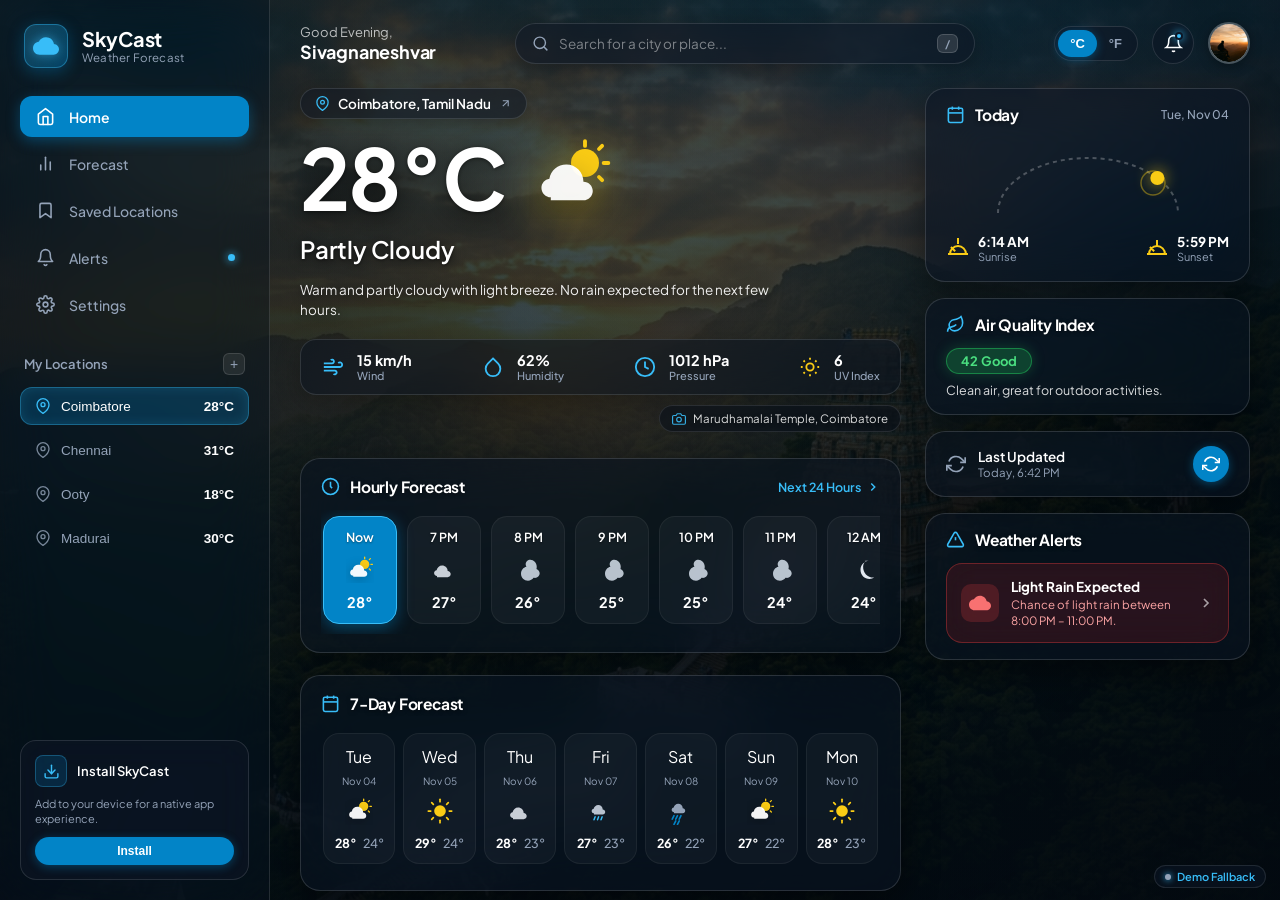
<file: index.html>
<!DOCTYPE html>
<html lang="en">
<head>
  <meta charset="UTF-8">
  <meta name="viewport" content="width=device-width, initial-scale=1.0">
  <title>SkyCast – Weather Forecast Dashboard</title>
  <meta name="description" content="SkyCast modern weather forecast dashboard featuring premium dark glassmorphism, real-time weather analytics, and scenic landmark visuals.">

  <!-- Google Fonts for Modern Clean Typography -->
  <link rel="preconnect" href="https://fonts.googleapis.com">
  <link rel="preconnect" href="https://fonts.gstatic.com" crossorigin>
  <link href="https://fonts.googleapis.com/css2?family=Plus+Jakarta+Sans:wght@400;500;600;700&display=swap" rel="stylesheet">

  <!-- Theme Engine (Zero-flash theme initialization) -->
  <script src="js/theme.js"></script>

  <!-- Main Stylesheet -->
  <link rel="stylesheet" href="css/styles.css">
</head>
<body>

  <!-- Full Application Wrapper with Scenic Background -->
  <div class="app-container">

    <!-- Mobile Sidebar Backdrop Overlay -->
    <div class="sidebar-backdrop" id="sidebarBackdrop"></div>

    <!-- 1. LEFT SIDEBAR (Fully Transparent Frosted Glass) -->
    <aside class="sidebar" id="sidebar">
      
      <!-- Logo & Branding -->
      <div class="brand-wrapper">
        <div class="brand-icon-box">
          <svg class="brand-cloud-icon" viewBox="0 0 24 24">
            <path d="M19.35 10.04C18.67 6.59 15.64 4 12 4 9.11 4 6.6 5.64 5.35 8.04 2.34 8.36 0 10.91 0 14c0 3.31 2.69 6 6 6h13c2.76 0 5-2.24 5-5 0-2.64-2.05-4.78-4.65-4.96z"/>
          </svg>
        </div>
        <div class="brand-text">
          <span class="brand-title">SkyCast</span>
          <span class="brand-subtitle">Weather Forecast</span>
        </div>
        <!-- Mobile Sidebar Close Button -->
        <button class="btn-sidebar-close" id="sidebarCloseBtn" aria-label="Close navigation">
          <svg width="20" height="20" viewBox="0 0 24 24" fill="none" stroke="currentColor" stroke-width="2">
            <line x1="18" y1="6" x2="6" y2="18"></line>
            <line x1="6" y1="6" x2="18" y2="18"></line>
          </svg>
        </button>
      </div>

      <!-- Navigation Section -->
      <nav class="nav-section">
        <!-- Home (Active) -->
        <a href="#" class="nav-link active" title="Home Dashboard">
          <svg viewBox="0 0 24 24">
            <path d="M3 9l9-7 9 7v11a2 2 0 0 1-2 2H5a2 2 0 0 1-2-2z"></path>
            <polyline points="9 22 9 12 15 12 15 22"></polyline>
          </svg>
          <span>Home</span>
        </a>

        <!-- Forecast -->
        <a href="forecast.html" class="nav-link" title="Detailed Forecast">
          <svg viewBox="0 0 24 24">
            <line x1="18" y1="20" x2="18" y2="10"></line>
            <line x1="12" y1="20" x2="12" y2="4"></line>
            <line x1="6" y1="20" x2="6" y2="14"></line>
          </svg>
          <span>Forecast</span>
        </a>

        <!-- Saved Locations -->
        <a href="saved-locations.html" class="nav-link" title="Saved Locations">
          <svg viewBox="0 0 24 24">
            <path d="M19 21l-7-5-7 5V5a2 2 0 0 1 2-2h10a2 2 0 0 1 2 2z"></path>
          </svg>
          <span>Saved Locations</span>
        </a>

        <!-- Alerts -->
        <a href="alerts.html" class="nav-link" title="Weather Alerts">
          <svg viewBox="0 0 24 24">
            <path d="M18 8A6 6 0 0 0 6 8c0 7-3 9-3 9h18s-3-2-3-9"></path>
            <path d="M13.73 21a2 2 0 0 1-3.46 0"></path>
          </svg>
          <span>Alerts</span>
          <span class="nav-badge-dot" title="Active alerts"></span>
        </a>

        <!-- Settings -->
        <a href="settings.html" class="nav-link" title="Settings">
          <svg viewBox="0 0 24 24">
            <circle cx="12" cy="12" r="3"></circle>
            <path d="M19.4 15a1.65 1.65 0 0 0 .33 1.82l.06.06a2 2 0 0 1 0 2.83 2 2 0 0 1-2.83 0l-.06-.06a1.65 1.65 0 0 0-1.82-.33 1.65 1.65 0 0 0-1 1.51V21a2 2 0 0 1-2 2 2 2 0 0 1-2-2v-.09A1.65 1.65 0 0 0 9 19.4a1.65 1.65 0 0 0-1.82.33l-.06.06a2 2 0 0 1-2.83 0 2 2 0 0 1 0-2.83l.06-.06a1.65 1.65 0 0 0 .33-1.82 1.65 1.65 0 0 0-1.51-1H3a2 2 0 0 1-2-2 2 2 0 0 1 2-2h.09A1.65 1.65 0 0 0 4.6 9a1.65 1.65 0 0 0-.33-1.82l-.06-.06a2 2 0 0 1 0-2.83 2 2 0 0 1 2.83 0l.06.06a1.65 1.65 0 0 0 1.82.33H9a1.65 1.65 0 0 0 1-1.51V3a2 2 0 0 1 2-2 2 2 0 0 1 2 2v.09a1.65 1.65 0 0 0 1 1.51 1.65 1.65 0 0 0 1.82-.33l.06-.06a2 2 0 0 1 2.83 0 2 2 0 0 1 0 2.83l-.06.06a1.65 1.65 0 0 0-.33 1.82V9a1.65 1.65 0 0 0 1.51 1H21a2 2 0 0 1 2 2 2 2 0 0 1-2 2h-.09a1.65 1.65 0 0 0-1.51 1z"></path>
          </svg>
          <span>Settings</span>
        </a>
      </nav>

      <!-- My Locations Quick-Access Section -->
      <div class="locations-section">
        <div class="section-header-row">
          <span class="section-title-sm">My Locations</span>
          <button class="btn-add-location" title="Add city" aria-label="Add city" onclick="window.location.href='saved-locations.html'">+</button>
        </div>

        <ul class="location-item-list">
          <li>
            <button class="location-item-btn selected" data-location="coimbatore">
              <div class="location-item-left">
                <svg viewBox="0 0 24 24">
                  <path d="M21 10c0 7-9 13-9 13s-9-6-9-13a9 9 0 0 1 18 0z"></path>
                  <circle cx="12" cy="10" r="3"></circle>
                </svg>
                <span>Coimbatore</span>
              </div>
              <span class="location-item-temp">28°C</span>
            </button>
          </li>
          <li>
            <button class="location-item-btn" data-location="chennai">
              <div class="location-item-left">
                <svg viewBox="0 0 24 24">
                  <path d="M21 10c0 7-9 13-9 13s-9-6-9-13a9 9 0 0 1 18 0z"></path>
                  <circle cx="12" cy="10" r="3"></circle>
                </svg>
                <span>Chennai</span>
              </div>
              <span class="location-item-temp">31°C</span>
            </button>
          </li>
          <li>
            <button class="location-item-btn" data-location="ooty">
              <div class="location-item-left">
                <svg viewBox="0 0 24 24">
                  <path d="M21 10c0 7-9 13-9 13s-9-6-9-13a9 9 0 0 1 18 0z"></path>
                  <circle cx="12" cy="10" r="3"></circle>
                </svg>
                <span>Ooty</span>
              </div>
              <span class="location-item-temp">18°C</span>
            </button>
          </li>
          <li>
            <button class="location-item-btn" data-location="madurai">
              <div class="location-item-left">
                <svg viewBox="0 0 24 24">
                  <path d="M21 10c0 7-9 13-9 13s-9-6-9-13a9 9 0 0 1 18 0z"></path>
                  <circle cx="12" cy="10" r="3"></circle>
                </svg>
                <span>Madurai</span>
              </div>
              <span class="location-item-temp">30°C</span>
            </button>
          </li>
        </ul>
      </div>

      <!-- Install SkyCast PWA Card -->
      <div class="install-card">
        <div class="install-header">
          <div class="install-icon-box">
            <svg viewBox="0 0 24 24" fill="none" stroke-width="2" stroke-linecap="round" stroke-linejoin="round">
              <path d="M21 15v4a2 2 0 0 1-2 2H5a2 2 0 0 1-2-2v-4"></path>
              <polyline points="7 10 12 15 17 10"></polyline>
              <line x1="12" y1="15" x2="12" y2="3"></line>
            </svg>
          </div>
          <span class="install-title">Install SkyCast</span>
        </div>
        <p class="install-desc">Add to your device for a native app experience.</p>
        <button class="btn-install" id="btnInstallApp">Install</button>
      </div>

    </aside>

    <!-- 2. MAIN VIEWPORT (Header + Content Grid) -->
    <main class="main-viewport">

      <!-- Top Header Bar -->
      <header class="top-header">
        
        <!-- Mobile Menu Toggle Button -->
        <button class="btn-mobile-menu" id="mobileMenuBtn" aria-label="Toggle Navigation">
          <svg width="22" height="22" viewBox="0 0 24 24" fill="none" stroke="currentColor" stroke-width="2">
            <line x1="3" y1="12" x2="21" y2="12"></line>
            <line x1="3" y1="6" x2="21" y2="6"></line>
            <line x1="3" y1="18" x2="21" y2="18"></line>
          </svg>
        </button>

        <!-- User Greeting -->
        <div class="user-greeting">
          <span class="greeting-sub">Good Evening,</span>
          <h1 class="greeting-name">Sivagnaneshvar</h1>
        </div>

        <!-- City Search Bar with Shortcut -->
        <div class="search-wrapper">
          <div class="search-bar">
            <svg class="search-icon" viewBox="0 0 24 24" fill="none" stroke-width="2" stroke-linecap="round" stroke-linejoin="round">
              <circle cx="11" cy="11" r="8"></circle>
              <line x1="21" y1="21" x2="16.65" y2="16.65"></line>
            </svg>
            <input 
              type="text" 
              id="searchInput" 
              class="search-input" 
              placeholder="Search for a city or place..." 
              autocomplete="off"
            />
            <span class="search-kbd">/</span>
          </div>

          <!-- Dynamic Autocomplete Suggestions -->
          <div class="search-results-dropdown" id="searchResults"></div>
        </div>

        <!-- Right Side Header Controls -->
        <div class="header-actions">
          
          <!-- Celsius / Fahrenheit Unit Toggle -->
          <div class="temp-toggle-capsule" role="radiogroup" aria-label="Temperature unit selection">
            <button class="unit-btn active" data-unit="C" aria-label="Celsius">°C</button>
            <button class="unit-btn" data-unit="F" aria-label="Fahrenheit">°F</button>
          </div>

          <!-- Notification Bell Button -->
          <div class="btn-bell-wrapper">
            <button class="btn-icon-circle" id="bellBtn" aria-label="View notifications">
              <svg viewBox="0 0 24 24">
                <path d="M18 8A6 6 0 0 0 6 8c0 7-3 9-3 9h18s-3-2-3-9"></path>
                <path d="M13.73 21a2 2 0 0 1-3.46 0"></path>
              </svg>
              <span class="bell-badge-dot" id="bellBadge"></span>
            </button>

            <!-- Notifications Dropdown Popover -->
            <div class="notifications-dropdown" id="notificationsDropdown">
              <div class="notifications-header">
                <span class="notifications-title">Notifications</span>
                <button class="btn-mark-read" id="markAllReadBtn">Mark all read</button>
              </div>
              <ul class="notification-list">
                <li class="notification-item">
                  <div class="notif-icon-box">
                    <svg viewBox="0 0 24 24" fill="none" stroke-width="2">
                      <path d="M17.5 19H9a7 7 0 1 1 6.71-9h1.79a4.5 4.5 0 1 1 0 9Z"/>
                      <path d="M8 19v2M12 19v2M16 19v2"/>
                    </svg>
                  </div>
                  <div class="notif-content">
                    <div class="notif-top-line">
                      <span>Rain Alert</span>
                      <span class="notif-time">10m ago</span>
                    </div>
                    <p class="notif-desc">Moderate rain expected in Coimbatore after 8:00 PM.</p>
                  </div>
                </li>
                <li class="notification-item">
                  <div class="notif-icon-box">
                    <svg viewBox="0 0 24 24" fill="none" stroke-width="2">
                      <polygon points="13 2 3 14 12 14 11 22 21 10 12 10 13 2"></polygon>
                    </svg>
                  </div>
                  <div class="notif-content">
                    <div class="notif-top-line">
                      <span>Weather Update</span>
                      <span class="notif-time">45m ago</span>
                    </div>
                    <p class="notif-desc">Temperature may drop to 24°C tonight.</p>
                  </div>
                </li>
              </ul>
            </div>
          </div>

          <!-- User Profile Avatar -->
          <div class="profile-avatar-box" title="User Profile">
            <img src="assets/images/avatar.jpg" alt="Sivagnaneshvar" class="profile-avatar-img">
          </div>

        </div>

      </header>

      <!-- Dashboard Main Two-Column Layout -->
      <div class="dashboard-grid">

        <!-- LEFT COLUMN: Main Weather + Hourly + 7-Day Forecast -->
        <div class="dashboard-left-col">

          <!-- Main Weather Hero Section -->
          <section class="weather-hero-card" aria-label="Current Weather Details">
            
            <!-- Location Chip -->
            <div class="location-chip">
              <svg class="pin-icon" viewBox="0 0 24 24" fill="none" stroke-width="2">
                <path d="M21 10c0 7-9 13-9 13s-9-6-9-13a9 9 0 0 1 18 0z"></path>
                <circle cx="12" cy="10" r="3"></circle>
              </svg>
              <span id="locationName">Coimbatore, Tamil Nadu</span>
              <svg class="arrow-icon" viewBox="0 0 24 24" fill="none" stroke-width="2">
                <line x1="7" y1="17" x2="17" y2="7"></line>
                <polyline points="7 7 17 7 17 17"></polyline>
              </svg>
            </div>

            <!-- Big Temperature, Weather Icon & Conditions -->
            <div class="temp-condition-row">
              <div class="huge-temperature" id="mainTemp">28°C</div>
              <div class="hero-weather-icon-wrapper" id="weatherIconHero">
                <!-- Injected dynamically via JS with glowing vector SVG -->
              </div>
            </div>

            <div class="condition-title" id="conditionTitle">Partly Cloudy</div>
            <p class="condition-desc" id="conditionDesc">
              Warm and partly cloudy with light breeze. No rain expected for the next few hours.
            </p>

            <!-- 4 Weather Metric Cards / Bar -->
            <div class="weather-metrics-bar">
              
              <!-- Wind -->
              <div class="metric-item">
                <div class="metric-icon-box">
                  <svg viewBox="0 0 24 24">
                    <path d="M9.59 4.59A2 2 0 1 1 11 8H2m10.59 11.41A2 2 0 1 0 14 16H2m15.73-8.27A2.5 2.5 0 1 1 19.5 12H2"></path>
                  </svg>
                </div>
                <div class="metric-text">
                  <span class="metric-value" id="windVal">15 km/h</span>
                  <span class="metric-label">Wind</span>
                </div>
              </div>

              <!-- Humidity -->
              <div class="metric-item">
                <div class="metric-icon-box">
                  <svg viewBox="0 0 24 24">
                    <path d="M12 2.69l5.66 5.66a8 8 0 1 1-11.31 0z"></path>
                  </svg>
                </div>
                <div class="metric-text">
                  <span class="metric-value" id="humidityVal">62%</span>
                  <span class="metric-label">Humidity</span>
                </div>
              </div>

              <!-- Pressure -->
              <div class="metric-item">
                <div class="metric-icon-box">
                  <svg viewBox="0 0 24 24">
                    <circle cx="12" cy="12" r="10"></circle>
                    <polyline points="12 6 12 12 16 14"></polyline>
                  </svg>
                </div>
                <div class="metric-text">
                  <span class="metric-value" id="pressureVal">1012 hPa</span>
                  <span class="metric-label">Pressure</span>
                </div>
              </div>

              <!-- UV Index -->
              <div class="metric-item">
                <div class="metric-icon-box uv">
                  <svg viewBox="0 0 24 24">
                    <circle cx="12" cy="12" r="4"></circle>
                    <path d="M12 2v2M12 20v2M4.93 4.93l1.41 1.41M17.66 17.66l1.41 1.41M2 12h2M20 12h2M6.34 17.66l-1.41 1.41M19.07 4.93l-1.41 1.41"></path>
                  </svg>
                </div>
                <div class="metric-text">
                  <span class="metric-value" id="uvVal">6</span>
                  <span class="metric-label">UV Index</span>
                </div>
              </div>

            </div>

            <!-- Landmark Attribution Badge -->
            <div class="landmark-tag" id="landmarkTag">
              <svg viewBox="0 0 24 24" fill="none" stroke-width="2">
                <path d="M23 19a2 2 0 0 1-2 2H3a2 2 0 0 1-2-2V8a2 2 0 0 1 2-2h4l2-3h6l2 3h4a2 2 0 0 1 2 2z"></path>
                <circle cx="12" cy="13" r="4"></circle>
              </svg>
              Marudhamalai Temple, Coimbatore
            </div>

          </section>

          <!-- Hourly Forecast Card -->
          <section class="glass-panel" aria-label="Hourly Forecast">
            <div class="panel-header-row">
              <div class="panel-title-group">
                <svg viewBox="0 0 24 24">
                  <circle cx="12" cy="12" r="10"></circle>
                  <polyline points="12 6 12 12 14 14"></polyline>
                </svg>
                <h2 class="panel-title">Hourly Forecast</h2>
              </div>
              <a href="#hourlyTrack" class="panel-link-right" id="next24HoursLink">
                Next 24 Hours
                <svg width="14" height="14" viewBox="0 0 24 24" fill="none" stroke="currentColor" stroke-width="2.5">
                  <polyline points="9 18 15 12 9 6"></polyline>
                </svg>
              </a>
            </div>

            <!-- Horizontal Scrollable Hours Track -->
            <div class="hourly-scroll-track" id="hourlyTrack">
              <!-- Dynamically populated via JS -->
            </div>
          </section>

          <!-- 7-Day Forecast Card -->
          <section class="glass-panel" aria-label="7-Day Forecast">
            <div class="panel-header-row">
              <div class="panel-title-group">
                <svg viewBox="0 0 24 24">
                  <rect x="3" y="4" width="18" height="18" rx="2" ry="2"></rect>
                  <line x1="16" y1="2" x2="16" y2="6"></line>
                  <line x1="8" y1="2" x2="8" y2="6"></line>
                  <line x1="3" y1="10" x2="21" y2="10"></line>
                </svg>
                <h2 class="panel-title">7-Day Forecast</h2>
              </div>
            </div>

            <!-- 7 Columns Grid -->
            <div class="seven-day-grid" id="dailyGrid">
              <!-- Dynamically populated via JS -->
            </div>
          </section>

        </div>

        <!-- RIGHT COLUMN: Today Sun Schedule, Air Quality, Last Updated, Weather Alerts -->
        <div class="dashboard-right-col">

          <!-- 1. Today / Sun Schedule Card -->
          <section class="glass-panel sun-schedule-card" aria-label="Sun Schedule">
            <div class="panel-header-row">
              <div class="panel-title-group">
                <svg viewBox="0 0 24 24">
                  <rect x="3" y="4" width="18" height="18" rx="2" ry="2"></rect>
                  <line x1="16" y1="2" x2="16" y2="6"></line>
                  <line x1="8" y1="2" x2="8" y2="6"></line>
                  <line x1="3" y1="10" x2="21" y2="10"></line>
                </svg>
                <h2 class="panel-title">Today</h2>
              </div>
              <span class="today-header-date"></span>
            </div>

            <!-- Visual Sun Arc Trajectory Graphic -->
            <div class="sun-arc-visual">
              <svg class="sun-arc-svg" viewBox="0 0 240 85" fill="none">
                <!-- Trajectory Ellipse Arc -->
                <path d="M 30 70 A 90 55 0 0 1 210 70" 
                      stroke="rgba(255, 255, 255, 0.25)" 
                      stroke-width="2" 
                      stroke-dasharray="4 4" 
                      id="sunArcPath"/>
                <!-- Sun Position Indicator Glowing Dot -->
                <circle cx="185" cy="40" r="7" fill="#FACC15" filter="drop-shadow(0 0 8px rgba(250, 204, 21, 0.8))" id="sunArcPositionDot"/>
                <circle cx="185" cy="40" r="12" fill="none" stroke="rgba(250, 204, 21, 0.4)" stroke-width="1.5"/>
              </svg>
            </div>

            <!-- Sunrise & Sunset Details -->
            <div class="sun-times-row">
              <div class="sun-time-block">
                <svg class="sun-time-icon" viewBox="0 0 24 24" fill="none" stroke-width="2">
                  <path d="M12 2v6M4.93 10.93l4.24 4.24M2 18h20M20 18a8 8 0 0 0-16 0"></path>
                </svg>
                <div class="sun-time-label-group">
                  <span class="sun-time-val" id="sunriseVal">6:14 AM</span>
                  <span class="sun-time-type">Sunrise</span>
                </div>
              </div>

              <div class="sun-time-block">
                <svg class="sun-time-icon" viewBox="0 0 24 24" fill="none" stroke-width="2">
                  <path d="M12 10V4M4.93 10.93l4.24 4.24M2 18h20M20 18a8 8 0 0 0-16 0"></path>
                </svg>
                <div class="sun-time-label-group">
                  <span class="sun-time-val" id="sunsetVal">5:59 PM</span>
                  <span class="sun-time-type">Sunset</span>
                </div>
              </div>
            </div>
          </section>

          <!-- 2. Air Quality Index Card -->
          <section class="glass-panel aqi-card" aria-label="Air Quality Index">
            <div class="panel-header-row">
              <div class="panel-title-group">
                <svg viewBox="0 0 24 24">
                  <path d="M11 20A7 7 0 0 1 9.8 6.1C15.5 5 17 4.48 19 2c1 2 2 4.18 2 8 0 5.5-4.78 10-10 10Z"></path>
                  <path d="M2 21c0-3 1.85-5.36 5.08-6C9.5 14.52 12 13 13 12"></path>
                </svg>
                <h2 class="panel-title">Air Quality Index</h2>
              </div>
            </div>

            <div class="aqi-row">
              <span class="badge-aqi badge-good" id="aqiBadge">42 Good</span>
            </div>
            <p class="aqi-description" id="aqiDesc">Clean air, great for outdoor activities.</p>
          </section>

          <!-- 3. Last Updated Card with Interactive Refresh Button -->
          <section class="glass-panel updated-card" aria-label="Last Update Info">
            <div class="updated-content-row">
              <div class="updated-left">
                <svg class="updated-icon-box" viewBox="0 0 24 24" fill="none" stroke-width="2">
                  <polyline points="23 4 23 10 17 10"></polyline>
                  <polyline points="1 20 1 14 7 14"></polyline>
                  <path d="M3.51 9a9 9 0 0 1 14.85-3.36L23 10M1 14l4.64 4.36A9 9 0 0 0 20.49 15"></path>
                </svg>
                <div class="updated-titles">
                  <span class="updated-main-title">Last Updated</span>
                  <span class="updated-timestamp" id="lastUpdatedTime">Today, 6:42 PM</span>
                </div>
              </div>

              <!-- Interactive Refresh Button with Spin Effect -->
              <button class="btn-refresh-circle" id="refreshBtn" title="Refresh weather data" aria-label="Refresh weather data">
                <svg viewBox="0 0 24 24">
                  <polyline points="23 4 23 10 17 10"></polyline>
                  <polyline points="1 20 1 14 7 14"></polyline>
                  <path d="M3.51 9a9 9 0 0 1 14.85-3.36L23 10M1 14l4.64 4.36A9 9 0 0 0 20.49 15"></path>
                </svg>
              </button>
            </div>
          </section>

          <!-- 4. Weather Alerts Card -->
          <section class="glass-panel weather-alerts-card" aria-label="Weather Alerts">
            <div class="panel-header-row">
              <div class="panel-title-group">
                <svg viewBox="0 0 24 24" stroke="#f87171">
                  <path d="m21.73 18-8-14a2 2 0 0 0-3.48 0l-8 14A2 2 0 0 0 4 21h16a2 2 0 0 0 1.73-3Z"></path>
                  <line x1="12" y1="9" x2="12" y2="13"></line>
                  <line x1="12" y1="17" x2="12.01" y2="17"></line>
                </svg>
                <h2 class="panel-title">Weather Alerts</h2>
              </div>
            </div>

            <!-- Danger Tinted Glass Alert Subcard -->
            <div class="alert-subcard" onclick="window.location.href='alerts.html'" role="button" tabindex="0" title="View all weather alerts">
              <div class="alert-icon-box">
                <svg viewBox="0 0 24 24">
                  <path d="M19.35 10.04C18.67 6.59 15.64 4 12 4 9.11 4 6.6 5.64 5.35 8.04 2.34 8.36 0 10.91 0 14c0 3.31 2.69 6 6 6h13c2.76 0 5-2.24 5-5 0-2.64-2.05-4.78-4.65-4.96z"/>
                </svg>
              </div>
              <div class="alert-details">
                <div class="alert-heading" id="alertTitle">Light Rain Expected</div>
                <div class="alert-body" id="alertBody">Chance of light rain between 8:00 PM – 11:00 PM.</div>
              </div>
              <svg class="alert-chevron" viewBox="0 0 24 24" fill="none" stroke-width="2.5">
                <polyline points="9 18 15 12 9 6"></polyline>
              </svg>
            </div>

          </section>

        </div>

      </div>

    </main>

  </div>

  <!-- Reusable SkyCast Loading Animation State (Reference Overlay) -->
  <div class="skycast-loading-overlay" id="loadingOverlay">
    <div class="loading-cloud-box">
      <div class="loading-spinner-ring"></div>
      <svg viewBox="0 0 24 24">
        <path d="M19.35 10.04C18.67 6.59 15.64 4 12 4 9.11 4 6.6 5.64 5.35 8.04 2.34 8.36 0 10.91 0 14c0 3.31 2.69 6 6 6h13c2.76 0 5-2.24 5-5 0-2.64-2.05-4.78-4.65-4.96z"/>
      </svg>
    </div>
    <div class="loading-title">SkyCast</div>
    <div class="loading-subtext" id="loadingSubtext">Fetching live weather data...</div>
  </div>

  <!-- Subtle Demo Mode Indicator Chip -->
  <div class="demo-mode-chip">
    <span class="demo-dot"></span>
    <span>Demo Data Mode</span>
  </div>

  <!-- Application Scripts -->
  <script src="js/mock-data.js"></script>
  <script src="js/utils.js"></script>
  <script src="js/weather-service.js"></script>
  <script src="js/app.js"></script>

</body>
</html>
</file>
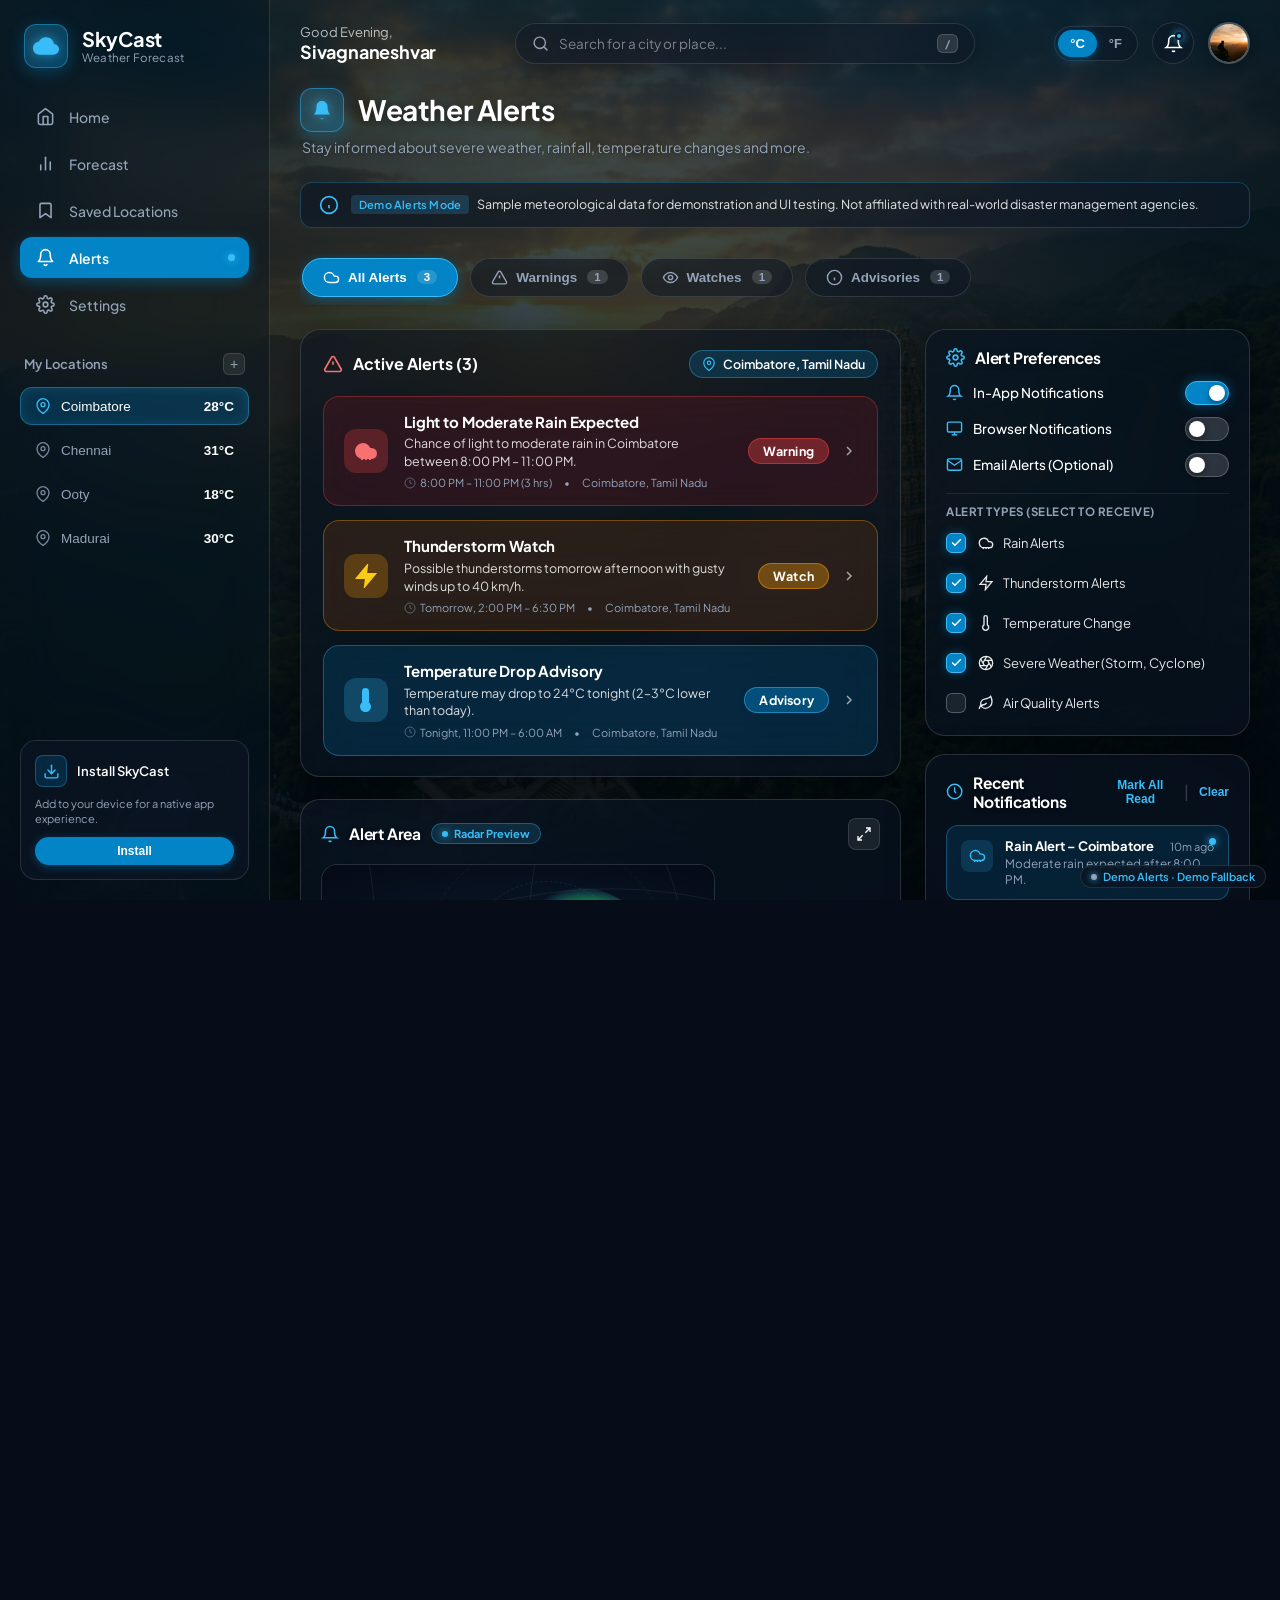
<file: alerts.html>
<!DOCTYPE html>
<html lang="en">
<head>
  <meta charset="UTF-8">
  <meta name="viewport" content="width=device-width, initial-scale=1.0">
  <title>SkyCast – Weather Alerts</title>
  <meta name="description" content="Real-time simulated weather alerts, radar rainfall intensity tracking, notification preferences, and severe weather warnings on SkyCast.">

  <!-- Google Fonts for Modern Typography -->
  <link rel="preconnect" href="https://fonts.googleapis.com">
  <link rel="preconnect" href="https://fonts.gstatic.com" crossorigin>
  <link href="https://fonts.googleapis.com/css2?family=Plus+Jakarta+Sans:wght@400;500;600;700&display=swap" rel="stylesheet">

  <!-- Theme Engine (Zero-flash theme initialization) -->
  <script src="js/theme.js"></script>

  <!-- Core & Screen Styles -->
  <link rel="stylesheet" href="css/styles.css">
  <link rel="stylesheet" href="css/alerts.css">
</head>
<body>

  <!-- Full Application Wrapper with Scenic Background -->
  <div class="app-container">

    <!-- Mobile Sidebar Backdrop Overlay -->
    <div class="sidebar-backdrop" id="sidebarBackdrop"></div>

    <!-- 1. LEFT SIDEBAR (Transparent Frosted Glass) -->
    <aside class="sidebar" id="sidebar">
      
      <!-- Logo & Branding -->
      <div class="brand-wrapper">
        <div class="brand-icon-box">
          <svg class="brand-cloud-icon" viewBox="0 0 24 24">
            <path d="M19.35 10.04C18.67 6.59 15.64 4 12 4 9.11 4 6.6 5.64 5.35 8.04 2.34 8.36 0 10.91 0 14c0 3.31 2.69 6 6 6h13c2.76 0 5-2.24 5-5 0-2.64-2.05-4.78-4.65-4.96z"/>
          </svg>
        </div>
        <div class="brand-text">
          <span class="brand-title">SkyCast</span>
          <span class="brand-subtitle">Weather Forecast</span>
        </div>
        <!-- Mobile Sidebar Close Button -->
        <button class="btn-sidebar-close" id="sidebarCloseBtn" aria-label="Close navigation">
          <svg width="20" height="20" viewBox="0 0 24 24" fill="none" stroke="currentColor" stroke-width="2">
            <line x1="18" y1="6" x2="6" y2="18"></line>
            <line x1="6" y1="6" x2="18" y2="18"></line>
          </svg>
        </button>
      </div>

      <!-- Navigation Section -->
      <nav class="nav-section">
        <!-- Home -->
        <a href="index.html" class="nav-link" title="Home Dashboard">
          <svg viewBox="0 0 24 24">
            <path d="M3 9l9-7 9 7v11a2 2 0 0 1-2 2H5a2 2 0 0 1-2-2z"></path>
            <polyline points="9 22 9 12 15 12 15 22"></polyline>
          </svg>
          <span>Home</span>
        </a>

        <!-- Forecast -->
        <a href="forecast.html" class="nav-link" title="Detailed Forecast">
          <svg viewBox="0 0 24 24">
            <line x1="18" y1="20" x2="18" y2="10"></line>
            <line x1="12" y1="20" x2="12" y2="4"></line>
            <line x1="6" y1="20" x2="6" y2="14"></line>
          </svg>
          <span>Forecast</span>
        </a>

        <!-- Saved Locations -->
        <a href="saved-locations.html" class="nav-link" title="Saved Locations">
          <svg viewBox="0 0 24 24">
            <path d="M19 21l-7-5-7 5V5a2 2 0 0 1 2-2h10a2 2 0 0 1 2 2z"></path>
          </svg>
          <span>Saved Locations</span>
        </a>

        <!-- Alerts (Active) -->
        <a href="alerts.html" class="nav-link active" title="Weather Alerts">
          <svg viewBox="0 0 24 24">
            <path d="M18 8A6 6 0 0 0 6 8c0 7-3 9-3 9h18s-3-2-3-9"></path>
            <path d="M13.73 21a2 2 0 0 1-3.46 0"></path>
          </svg>
          <span>Alerts</span>
          <span class="nav-badge-dot" title="Active alerts"></span>
        </a>

        <!-- Settings -->
        <a href="settings.html" class="nav-link" title="Settings">
          <svg viewBox="0 0 24 24">
            <circle cx="12" cy="12" r="3"></circle>
            <path d="M19.4 15a1.65 1.65 0 0 0 .33 1.82l.06.06a2 2 0 0 1 0 2.83 2 2 0 0 1-2.83 0l-.06-.06a1.65 1.65 0 0 0-1.82-.33 1.65 1.65 0 0 0-1 1.51V21a2 2 0 0 1-2 2 2 2 0 0 1-2-2v-.09A1.65 1.65 0 0 0 9 19.4a1.65 1.65 0 0 0-1.82.33l-.06.06a2 2 0 0 1-2.83 0 2 2 0 0 1 0-2.83l.06-.06a1.65 1.65 0 0 0 .33-1.82 1.65 1.65 0 0 0-1.51-1H3a2 2 0 0 1-2-2 2 2 0 0 1 2-2h.09A1.65 1.65 0 0 0 4.6 9a1.65 1.65 0 0 0-.33-1.82l-.06-.06a2 2 0 0 1 0-2.83 2 2 0 0 1 2.83 0l.06.06a1.65 1.65 0 0 0 1.82.33H9a1.65 1.65 0 0 0 1-1.51V3a2 2 0 0 1 2-2 2 2 0 0 1 2 2v.09a1.65 1.65 0 0 0 1 1.51 1.65 1.65 0 0 0 1.82-.33l.06-.06a2 2 0 0 1 2.83 0 2 2 0 0 1 0 2.83l-.06.06a1.65 1.65 0 0 0-.33 1.82V9a1.65 1.65 0 0 0 1.51 1H21a2 2 0 0 1 2 2 2 2 0 0 1-2 2h-.09a1.65 1.65 0 0 0-1.51 1z"></path>
          </svg>
          <span>Settings</span>
        </a>
      </nav>

      <!-- My Locations Section -->
      <div class="locations-section">
        <div class="section-header-row">
          <span class="section-title-sm">My Locations</span>
          <button class="btn-add-location" title="Manage locations" aria-label="Manage locations" onclick="window.location.href='saved-locations.html'">+</button>
        </div>

        <ul class="location-item-list" id="sidebarLocationsList">
          <!-- Populated dynamically via JS -->
        </ul>
      </div>

      <!-- Install SkyCast Card -->
      <div class="install-card">
        <div class="install-header">
          <div class="install-icon-box">
            <svg viewBox="0 0 24 24" fill="none" stroke-width="2" stroke-linecap="round" stroke-linejoin="round">
              <path d="M21 15v4a2 2 0 0 1-2 2H5a2 2 0 0 1-2-2v-4"></path>
              <polyline points="7 10 12 15 17 10"></polyline>
              <line x1="12" y1="15" x2="12" y2="3"></line>
            </svg>
          </div>
          <span class="install-title">Install SkyCast</span>
        </div>
        <p class="install-desc">Add to your device for a native app experience.</p>
        <button class="btn-install" id="btnInstallApp">Install</button>
      </div>

    </aside>

    <!-- 2. MAIN VIEWPORT (Header + Alerts Content) -->
    <main class="main-viewport">

      <!-- Top Header Bar -->
      <header class="top-header">
        
        <!-- Mobile Menu Toggle Button -->
        <button class="btn-mobile-menu" id="mobileMenuBtn" aria-label="Toggle Navigation">
          <svg width="22" height="22" viewBox="0 0 24 24" fill="none" stroke="currentColor" stroke-width="2">
            <line x1="3" y1="12" x2="21" y2="12"></line>
            <line x1="3" y1="6" x2="21" y2="6"></line>
            <line x1="3" y1="18" x2="21" y2="18"></line>
          </svg>
        </button>

        <!-- User Greeting -->
        <div class="user-greeting">
          <span class="greeting-sub">Good Evening,</span>
          <h1 class="greeting-name">Sivagnaneshvar</h1>
        </div>

        <!-- City Search Bar with Shortcut -->
        <div class="search-wrapper">
          <div class="search-bar">
            <svg class="search-icon" viewBox="0 0 24 24" fill="none" stroke-width="2" stroke-linecap="round" stroke-linejoin="round">
              <circle cx="11" cy="11" r="8"></circle>
              <line x1="21" y1="21" x2="16.65" y2="16.65"></line>
            </svg>
            <input 
              type="text" 
              id="topSearchInput" 
              class="search-input" 
              placeholder="Search for a city or place..." 
              autocomplete="off"
            />
            <span class="search-kbd">/</span>
          </div>

          <!-- Dynamic Autocomplete Suggestions -->
          <div class="search-results-dropdown" id="topSearchResults"></div>
        </div>

        <!-- Right Side Header Controls -->
        <div class="header-actions">
          
          <!-- Celsius / Fahrenheit Unit Toggle -->
          <div class="temp-toggle-capsule" role="radiogroup" aria-label="Temperature unit selection">
            <button class="unit-btn active" data-unit="C" aria-label="Celsius">°C</button>
            <button class="unit-btn" data-unit="F" aria-label="Fahrenheit">°F</button>
          </div>

          <!-- Notification Bell Button -->
          <div class="btn-bell-wrapper">
            <button class="btn-icon-circle" id="bellBtn" aria-label="View notifications">
              <svg viewBox="0 0 24 24">
                <path d="M18 8A6 6 0 0 0 6 8c0 7-3 9-3 9h18s-3-2-3-9"></path>
                <path d="M13.73 21a2 2 0 0 1-3.46 0"></path>
              </svg>
              <span class="bell-badge-dot" id="bellBadge"></span>
            </button>

            <!-- Notifications Dropdown Popover -->
            <div class="notifications-dropdown" id="notificationsDropdown">
              <div class="notifications-header">
                <span class="notifications-title">Notifications</span>
                <button class="btn-mark-read" id="markAllReadBtn">Mark all read</button>
              </div>
              <ul class="notification-list" id="headerNotificationsList">
                <!-- Injected via JS -->
              </ul>
            </div>
          </div>

          <!-- User Profile Avatar -->
          <div class="profile-avatar-box" title="User Profile">
            <img src="assets/images/avatar.jpg" alt="Sivagnaneshvar" class="profile-avatar-img">
          </div>

        </div>

      </header>

      <!-- Page Header: Weather Alerts Title & Subtitle -->
      <section class="alerts-page-header">
        <div class="alerts-title-row">
          <div class="alerts-header-icon-box">
            <svg viewBox="0 0 24 24">
              <path d="M18 8A6 6 0 0 0 6 8c0 7-3 9-3 9h18s-3-2-3-9"></path>
              <path d="M13.73 21a2 2 0 0 1-3.46 0"></path>
            </svg>
          </div>
          <h2 class="alerts-page-title">Weather Alerts</h2>
        </div>
        <p class="alerts-page-subtitle">Stay informed about severe weather, rainfall, temperature changes and more.</p>
      </section>

      <!-- Reliability Notice / Demo Data Disclaimer Banner -->
      <div class="demo-advisory-banner">
        <svg class="demo-banner-icon" viewBox="0 0 24 24">
          <circle cx="12" cy="12" r="10"></circle>
          <line x1="12" y1="16" x2="12" y2="12"></line>
          <line x1="12" y1="8" x2="12.01" y2="8"></line>
        </svg>
        <div class="demo-banner-text">
          <span class="demo-banner-tag">Demo Alerts Mode</span>
          Sample meteorological data for demonstration and UI testing. Not affiliated with real-world disaster management agencies.
        </div>
      </div>

      <!-- Filter Pills Bar: All Alerts, Warnings, Watches, Advisories -->
      <div class="alerts-filter-wrapper">
        <div class="alerts-filter-bar">
        <button class="alert-filter-pill active" data-filter="all">
          <svg viewBox="0 0 24 24">
            <path d="M17.5 19H9a7 7 0 1 1 6.71-9h1.79a4.5 4.5 0 1 1 0 9Z"/>
          </svg>
          <span>All Alerts</span>
          <span class="filter-badge-count" id="countAll">3</span>
        </button>

        <button class="alert-filter-pill" data-filter="warning">
          <svg viewBox="0 0 24 24" stroke="#f87171">
            <path d="m21.73 18-8-14a2 2 0 0 0-3.48 0l-8 14A2 2 0 0 0 4 21h16a2 2 0 0 0 1.73-3Z"></path>
            <line x1="12" y1="9" x2="12" y2="13"></line>
            <line x1="12" y1="17" x2="12.01" y2="17"></line>
          </svg>
          <span>Warnings</span>
          <span class="filter-badge-count" id="countWarnings">1</span>
        </button>

        <button class="alert-filter-pill" data-filter="watch">
          <svg viewBox="0 0 24 24" stroke="#facc15">
            <circle cx="12" cy="12" r="3"></circle>
            <path d="M2 12s3-7 10-7 10 7 10 7-3 7-10 7-10-7-10-7Z"></path>
          </svg>
          <span>Watches</span>
          <span class="filter-badge-count" id="countWatches">1</span>
        </button>

        <button class="alert-filter-pill" data-filter="advisory">
          <svg viewBox="0 0 24 24" stroke="#38bdf8">
            <circle cx="12" cy="12" r="10"></circle>
            <line x1="12" y1="16" x2="12" y2="12"></line>
            <line x1="12" y1="8" x2="12.01" y2="8"></line>
          </svg>
          <span>Advisories</span>
          <span class="filter-badge-count" id="countAdvisories">1</span>
        </button>
        </div>
      </div>

      <!-- Main Two-Column Layout -->
      <div class="alerts-main-grid">

        <!-- LEFT COLUMN: Active Alerts + Alert Area (Live) -->
        <div class="alerts-left-col">

          <!-- 1. Active Alerts Panel -->
          <section class="glass-panel active-alerts-panel" aria-label="Active Weather Alerts">
            <div class="panel-header-location-row">
              <div class="panel-title-with-icon">
                <svg viewBox="0 0 24 24">
                  <path d="m21.73 18-8-14a2 2 0 0 0-3.48 0l-8 14A2 2 0 0 0 4 21h16a2 2 0 0 0 1.73-3Z"></path>
                  <line x1="12" y1="9" x2="12" y2="13"></line>
                  <line x1="12" y1="17" x2="12.01" y2="17"></line>
                </svg>
                <h3 class="panel-heading-text" id="activeAlertsTitle">Active Alerts (3)</h3>
              </div>

              <!-- Location Indicator Chip -->
              <div class="location-indicator-chip" id="locationIndicatorChip">
                <svg viewBox="0 0 24 24">
                  <path d="M21 10c0 7-9 13-9 13s-9-6-9-13a9 9 0 0 1 18 0z"></path>
                  <circle cx="12" cy="10" r="3"></circle>
                </svg>
                <span id="activeCityLabel">Coimbatore, Tamil Nadu</span>
              </div>
            </div>

            <!-- Alert Cards Stack -->
            <div class="alerts-card-list" id="alertsCardList">
              <!-- Populated dynamically via JS -->
            </div>
          </section>

          <!-- 2. Alert Area (Live Doppler Radar) Card -->
          <section class="glass-panel radar-panel" aria-label="Alert Area Live Radar">
            <div class="radar-header-row">
              <div class="radar-title-group">
                <svg viewBox="0 0 24 24">
                  <path d="M18 8A6 6 0 0 0 6 8c0 7-3 9-3 9h18s-3-2-3-9"></path>
                  <path d="M13.73 21a2 2 0 0 1-3.46 0"></path>
                </svg>
                <h3 class="panel-title">Alert Area</h3>
                <span class="radar-badge-live">
                  <span class="live-pulse-dot"></span>
                  Radar Preview
                </span>
              </div>

              <button class="btn-radar-expand" id="btnRadarExpand" title="Toggle Fullscreen Radar" aria-label="Toggle Fullscreen Radar">
                <svg viewBox="0 0 24 24">
                  <polyline points="15 3 21 3 21 9"></polyline>
                  <polyline points="9 21 3 21 3 15"></polyline>
                  <line x1="21" y1="3" x2="14" y2="10"></line>
                  <line x1="3" y1="21" x2="10" y2="14"></line>
                </svg>
              </button>
            </div>

            <div class="radar-content-grid">
              
              <!-- Simulated Interactive Doppler Radar Canvas -->
              <div class="radar-map-wrapper" id="radarMapWrapper">
                
                <svg class="radar-map-svg" viewBox="0 0 600 240" preserveAspectRatio="xMidYMid slice">
                  <defs>
                    <!-- Dark Terrain Gradient -->
                    <radialGradient id="terrainGrad" cx="50%" cy="50%" r="70%">
                      <stop offset="0%" stop-color="#0a1a2f"/>
                      <stop offset="100%" stop-color="#040913"/>
                    </radialGradient>
                    
                    <!-- Rain Storm Color Gradients -->
                    <radialGradient id="stormCellCore" cx="45%" cy="52%" r="45%">
                      <stop offset="0%" stop-color="#ef4444" stop-opacity="0.95"/>
                      <stop offset="30%" stop-color="#f97316" stop-opacity="0.85"/>
                      <stop offset="55%" stop-color="#eab308" stop-opacity="0.75"/>
                      <stop offset="78%" stop-color="#22c55e" stop-opacity="0.6"/>
                      <stop offset="100%" stop-color="#0284c7" stop-opacity="0"/>
                    </radialGradient>

                    <radialGradient id="secondaryStorm" cx="62%" cy="38%" r="40%">
                      <stop offset="0%" stop-color="#f97316" stop-opacity="0.8"/>
                      <stop offset="45%" stop-color="#eab308" stop-opacity="0.65"/>
                      <stop offset="75%" stop-color="#22c55e" stop-opacity="0.5"/>
                      <stop offset="100%" stop-color="#38bdf8" stop-opacity="0"/>
                    </radialGradient>
                  </defs>

                  <!-- Background Base -->
                  <rect width="600" height="240" fill="url(#terrainGrad)"/>

                  <!-- Topo Contour & Road Curves -->
                  <g stroke="rgba(255, 255, 255, 0.08)" stroke-width="1" fill="none">
                    <path d="M 0 50 Q 150 70 300 40 T 600 60"/>
                    <path d="M 0 110 Q 200 90 400 130 T 600 100"/>
                    <path d="M 0 170 Q 160 210 320 160 T 600 180"/>
                    <path d="M 120 0 Q 140 120 100 240"/>
                    <path d="M 320 0 Q 300 120 340 240"/>
                    <path d="M 480 0 Q 520 100 490 240"/>
                  </g>

                  <!-- Simulated Rain Storm Cluster Cells (Matching Reference Art) -->
                  <ellipse cx="280" cy="125" rx="145" ry="95" fill="url(#stormCellCore)" transform="rotate(-12 280 125)"/>
                  <ellipse cx="370" cy="95" rx="110" ry="70" fill="url(#secondaryStorm)" transform="rotate(15 370 95)"/>

                  <!-- Animated Radar Sweep Line -->
                  <line x1="335" y1="120" x2="520" y2="40" stroke="rgba(56, 189, 248, 0.4)" stroke-width="2">
                    <animateTransform attributeName="transform" type="rotate" from="0 335 120" to="360 335 120" dur="8s" repeatCount="indefinite"/>
                  </line>

                  <!-- Range Rings -->
                  <circle cx="335" cy="120" r="50" fill="none" stroke="rgba(56, 189, 248, 0.18)" stroke-width="1" stroke-dasharray="3 3"/>
                  <circle cx="335" cy="120" r="100" fill="none" stroke="rgba(56, 189, 248, 0.14)" stroke-width="1" stroke-dasharray="3 3"/>
                  <circle cx="335" cy="120" r="150" fill="none" stroke="rgba(56, 189, 248, 0.1)" stroke-width="1" stroke-dasharray="4 4"/>
                </svg>

                <!-- City Pin Indicator -->
                <div class="radar-location-pin" id="radarLocationPin">
                  <svg viewBox="0 0 24 24">
                    <path d="M21 10c0 7-9 13-9 13s-9-6-9-13a9 9 0 0 1 18 0z"></path>
                    <circle cx="12" cy="10" r="3"></circle>
                  </svg>
                  <span class="radar-pin-name" id="radarCityName">Coimbatore</span>
                </div>

              </div>

              <!-- Rain Intensity Legend (Matching Reference Image) -->
              <div class="radar-legend-col">
                <span class="legend-col-title">Rain Intensity</span>
                <div class="legend-intensity-row">
                  <span class="legend-color-dot heavy"></span>
                  <span>Heavy (&gt; 50 mm)</span>
                </div>
                <div class="legend-intensity-row">
                  <span class="legend-color-dot moderate"></span>
                  <span>Moderate (15 – 50 mm)</span>
                </div>
                <div class="legend-intensity-row">
                  <span class="legend-color-dot light"></span>
                  <span>Light (5 – 15 mm)</span>
                </div>
                <div class="legend-intensity-row">
                  <span class="legend-color-dot very-light"></span>
                  <span>Very Light (&lt; 5 mm)</span>
                </div>
              </div>

            </div>
          </section>

        </div>

        <!-- RIGHT COLUMN: Alert Preferences + Recent Notifications -->
        <div class="alerts-right-col">

          <!-- 1. Alert Preferences Card -->
          <section class="glass-panel preferences-panel" aria-label="Alert Preferences">
            <div class="panel-header-row">
              <div class="panel-title-group">
                <svg viewBox="0 0 24 24" stroke="#38bdf8" fill="none" style="width: 19px; height: 19px;">
                  <circle cx="12" cy="12" r="3"></circle>
                  <path d="M19.4 15a1.65 1.65 0 0 0 .33 1.82l.06.06a2 2 0 0 1 0 2.83 2 2 0 0 1-2.83 0l-.06-.06a1.65 1.65 0 0 0-1.82-.33 1.65 1.65 0 0 0-1 1.51V21a2 2 0 0 1-2 2 2 2 0 0 1-2-2v-.09A1.65 1.65 0 0 0 9 19.4a1.65 1.65 0 0 0-1.82.33l-.06.06a2 2 0 0 1-2.83 0 2 2 0 0 1 0-2.83l.06-.06a1.65 1.65 0 0 0 .33-1.82 1.65 1.65 0 0 0-1.51-1H3a2 2 0 0 1-2-2 2 2 0 0 1 2-2h.09A1.65 1.65 0 0 0 4.6 9a1.65 1.65 0 0 0-.33-1.82l-.06-.06a2 2 0 0 1 0-2.83 2 2 0 0 1 2.83 0l.06.06a1.65 1.65 0 0 0 1.82.33H9a1.65 1.65 0 0 0 1-1.51V3a2 2 0 0 1 2-2 2 2 0 0 1 2 2v.09a1.65 1.65 0 0 0 1 1.51 1.65 1.65 0 0 0 1.82-.33l.06-.06a2 2 0 0 1 2.83 0 2 2 0 0 1 0 2.83l-.06.06a1.65 1.65 0 0 0-.33 1.82V9a1.65 1.65 0 0 0 1.51 1H21a2 2 0 0 1 2 2 2 2 0 0 1-2 2h-.09a1.65 1.65 0 0 0-1.51 1z"></path>
                </svg>
                <h3 class="panel-title">Alert Preferences</h3>
              </div>
            </div>

            <!-- General Channel Toggles -->
            <div class="pref-toggle-list">
              <!-- In-App Notifications -->
              <div class="pref-toggle-row">
                <label class="pref-toggle-label" for="prefInApp">
                  <svg viewBox="0 0 24 24">
                    <path d="M18 8A6 6 0 0 0 6 8c0 7-3 9-3 9h18s-3-2-3-9"></path>
                    <path d="M13.73 21a2 2 0 0 1-3.46 0"></path>
                  </svg>
                  <span>In-App Notifications</span>
                </label>
                <label class="switch-control">
                  <input type="checkbox" id="prefInApp" checked>
                  <span class="switch-slider"></span>
                </label>
              </div>

              <!-- Browser Notifications -->
              <div class="pref-toggle-row">
                <label class="pref-toggle-label" for="prefBrowser">
                  <svg viewBox="0 0 24 24">
                    <rect x="2" y="3" width="20" height="14" rx="2" ry="2"></rect>
                    <line x1="8" y1="21" x2="16" y2="21"></line>
                    <line x1="12" y1="17" x2="12" y2="21"></line>
                  </svg>
                  <span>Browser Notifications</span>
                </label>
                <label class="switch-control">
                  <input type="checkbox" id="prefBrowser" checked>
                  <span class="switch-slider"></span>
                </label>
              </div>

              <!-- Email Alerts -->
              <div class="pref-toggle-row">
                <label class="pref-toggle-label" for="prefEmail">
                  <svg viewBox="0 0 24 24">
                    <path d="M4 4h16c1.1 0 2 .9 2 2v12c0 1.1-.9 2-2 2H4c-1.1 0-2-.9-2-2V6c0-1.1.9-2 2-2z"></path>
                    <polyline points="22,6 12,13 2,6"></polyline>
                  </svg>
                  <span>Email Alerts (Optional)</span>
                </label>
                <label class="switch-control">
                  <input type="checkbox" id="prefEmail">
                  <span class="switch-slider"></span>
                </label>
              </div>
            </div>

            <!-- Subheader: Alert Types -->
            <div class="pref-section-title">Alert Types (Select to Receive)</div>

            <div class="pref-toggle-list">
              <!-- Rain Alerts -->
              <label class="pref-checkbox-row" for="typeRain">
                <input type="checkbox" id="typeRain" checked>
                <div class="custom-checkbox-box">
                  <svg viewBox="0 0 24 24"><polyline points="20 6 9 17 4 12"></polyline></svg>
                </div>
                <div class="pref-checkbox-text">
                  <svg viewBox="0 0 24 24" stroke="#38bdf8">
                    <path d="M17.5 19H9a7 7 0 1 1 6.71-9h1.79a4.5 4.5 0 1 1 0 9Z"/>
                    <path d="M8 19v2M12 19v2M16 19v2"/>
                  </svg>
                  <span>Rain Alerts</span>
                </div>
              </label>

              <!-- Thunderstorm Alerts -->
              <label class="pref-checkbox-row" for="typeThunderstorm">
                <input type="checkbox" id="typeThunderstorm" checked>
                <div class="custom-checkbox-box">
                  <svg viewBox="0 0 24 24"><polyline points="20 6 9 17 4 12"></polyline></svg>
                </div>
                <div class="pref-checkbox-text">
                  <svg viewBox="0 0 24 24" stroke="#facc15">
                    <polygon points="13 2 3 14 12 14 11 22 21 10 12 10 13 2"></polygon>
                  </svg>
                  <span>Thunderstorm Alerts</span>
                </div>
              </label>

              <!-- Temperature Change -->
              <label class="pref-checkbox-row" for="typeTemp">
                <input type="checkbox" id="typeTemp" checked>
                <div class="custom-checkbox-box">
                  <svg viewBox="0 0 24 24"><polyline points="20 6 9 17 4 12"></polyline></svg>
                </div>
                <div class="pref-checkbox-text">
                  <svg viewBox="0 0 24 24" stroke="#38bdf8">
                    <path d="M14 14.76V3.5a2.5 2.5 0 0 0-5 0v11.26a4.5 4.5 0 1 0 5 0z"></path>
                  </svg>
                  <span>Temperature Change</span>
                </div>
              </label>

              <!-- Severe Weather -->
              <label class="pref-checkbox-row" for="typeSevere">
                <input type="checkbox" id="typeSevere" checked>
                <div class="custom-checkbox-box">
                  <svg viewBox="0 0 24 24"><polyline points="20 6 9 17 4 12"></polyline></svg>
                </div>
                <div class="pref-checkbox-text">
                  <svg viewBox="0 0 24 24" stroke="#f87171">
                    <circle cx="12" cy="12" r="10"></circle>
                    <path d="m14.31 8 5.74 9.94M9.69 8h11.48M7.38 12l5.74-9.94M9.69 16 3.95 6.06M14.31 16H2.83M16.62 12l-5.74 9.94"></path>
                  </svg>
                  <span>Severe Weather (Storm, Cyclone)</span>
                </div>
              </label>

              <!-- Air Quality Alerts -->
              <label class="pref-checkbox-row" for="typeAqi">
                <input type="checkbox" id="typeAqi">
                <div class="custom-checkbox-box">
                  <svg viewBox="0 0 24 24"><polyline points="20 6 9 17 4 12"></polyline></svg>
                </div>
                <div class="pref-checkbox-text">
                  <svg viewBox="0 0 24 24" stroke="#4ade80">
                    <path d="M11 20A7 7 0 0 1 9.8 6.1C15.5 5 17 4.48 19 2c1 2 2 4.18 2 8 0 5.5-4.78 10-10 10Z"></path>
                    <path d="M2 21c0-3 1.85-5.36 5.08-6C9.5 14.52 12 13 13 12"></path>
                  </svg>
                  <span>Air Quality Alerts</span>
                </div>
              </label>
            </div>
          </section>

          <!-- 2. Recent Notifications Panel -->
          <section class="glass-panel notifications-history-panel" aria-label="Recent Weather Notifications">
            <div class="panel-header-row">
              <div class="panel-title-group">
                <svg viewBox="0 0 24 24" stroke="#38bdf8" fill="none" style="width: 19px; height: 19px;">
                  <circle cx="12" cy="12" r="10"></circle>
                  <polyline points="12 6 12 12 14 14"></polyline>
                </svg>
                <h3 class="panel-title">Recent Notifications</h3>
              </div>

              <div class="notif-history-actions">
                <button class="btn-notif-action-link" id="btnMarkAllNotifsRead">Mark All Read</button>
                <span style="color: rgba(255,255,255,0.2);">|</span>
                <button class="btn-notif-action-link" id="btnClearNotifs">Clear</button>
              </div>
            </div>

            <!-- List of Notification Items -->
            <ul class="notif-history-list" id="notifHistoryList">
              <!-- Populated dynamically via JS -->
            </ul>
          </section>

        </div>

      </div>

    </main>

  </div>

  <!-- Detailed Alert Modal Dialog -->
  <div class="alert-modal-backdrop" id="alertModalBackdrop">
    <div class="alert-modal-card" id="alertModalCard">
      
      <div class="modal-header-row">
        <div class="modal-title-group">
          <div class="modal-icon-box" id="modalIconBox">
            <!-- Icon injected dynamically -->
          </div>
          <div>
            <h3 class="modal-title" id="modalAlertTitle">Alert Title</h3>
            <span class="alert-badge-capsule" id="modalSeverityBadge">Warning</span>
          </div>
        </div>

        <button class="btn-modal-close" id="btnModalClose" aria-label="Close alert details">
          <svg width="18" height="18" viewBox="0 0 24 24" fill="none" stroke="currentColor" stroke-width="2">
            <line x1="18" y1="6" x2="6" y2="18"></line>
            <line x1="6" y1="6" x2="18" y2="18"></line>
          </svg>
        </button>
      </div>

      <!-- Metadata Grid -->
      <div class="modal-meta-grid">
        <div class="modal-meta-item">
          <span class="modal-meta-label">Affected Location</span>
          <span class="modal-meta-val" id="modalLocation">Coimbatore, Tamil Nadu</span>
        </div>
        <div class="modal-meta-item">
          <span class="modal-meta-label">Issued Time</span>
          <span class="modal-meta-val" id="modalIssuedTime">Today, 5:45 PM</span>
        </div>
        <div class="modal-meta-item">
          <span class="modal-meta-label">Expected Duration</span>
          <span class="modal-meta-val" id="modalDuration">8:00 PM – 11:00 PM</span>
        </div>
        <div class="modal-meta-item">
          <span class="modal-meta-label">Alert Severity</span>
          <span class="modal-meta-val" id="modalSeverityVal">Moderate Risk</span>
        </div>
      </div>

      <!-- Meteorologist Details -->
      <div>
        <div class="modal-section-title">Meteorological Summary</div>
        <p class="modal-body-text" id="modalBodyText">Detailed explanation of the weather system.</p>
      </div>

      <!-- Recommended Safety Action -->
      <div class="modal-safety-box">
        <div class="modal-safety-title">
          <svg width="15" height="15" viewBox="0 0 24 24" fill="none" stroke="currentColor" stroke-width="2">
            <path d="M12 22s8-4 8-10V5l-8-3-8 3v7c0 6 8 10 8 10z"></path>
          </svg>
          Recommended Safety Actions
        </div>
        <div class="modal-safety-text" id="modalSafetyAdvice">
          Take standard precautions and follow local weather updates.
        </div>
      </div>

      <div class="modal-footer-notice">
        SkyCast Weather Forecast · Sample Demo Advisory Mode · Verify with local authorities during genuine emergencies.
      </div>

    </div>
  </div>

  <!-- Interactive Floating Toast Message -->
  <div class="skycast-toast" id="skycastToast">
    <svg class="toast-icon" viewBox="0 0 24 24" id="toastIcon">
      <circle cx="12" cy="12" r="10"></circle>
      <line x1="12" y1="8" x2="12" y2="12"></line>
      <line x1="12" y1="16" x2="12.01" y2="16"></line>
    </svg>
    <span class="toast-text" id="toastText">Notification message</span>
  </div>

  <!-- Subtle Demo Mode Indicator Chip -->
  <div class="demo-mode-chip" title="Weather alerts are simulated demo data. Sidebar city temperatures are retrieved from live Open-Meteo forecasts.">
    <span class="demo-dot"></span>
    <span>Demo Alerts · Live Weather Data</span>
  </div>

  <!-- Application Scripts -->
  <script src="js/mock-data.js"></script>
  <script src="js/utils.js"></script>
  <script src="js/weather-service.js"></script>
  <script src="js/alerts.js"></script>

</body>
</html>
</file>
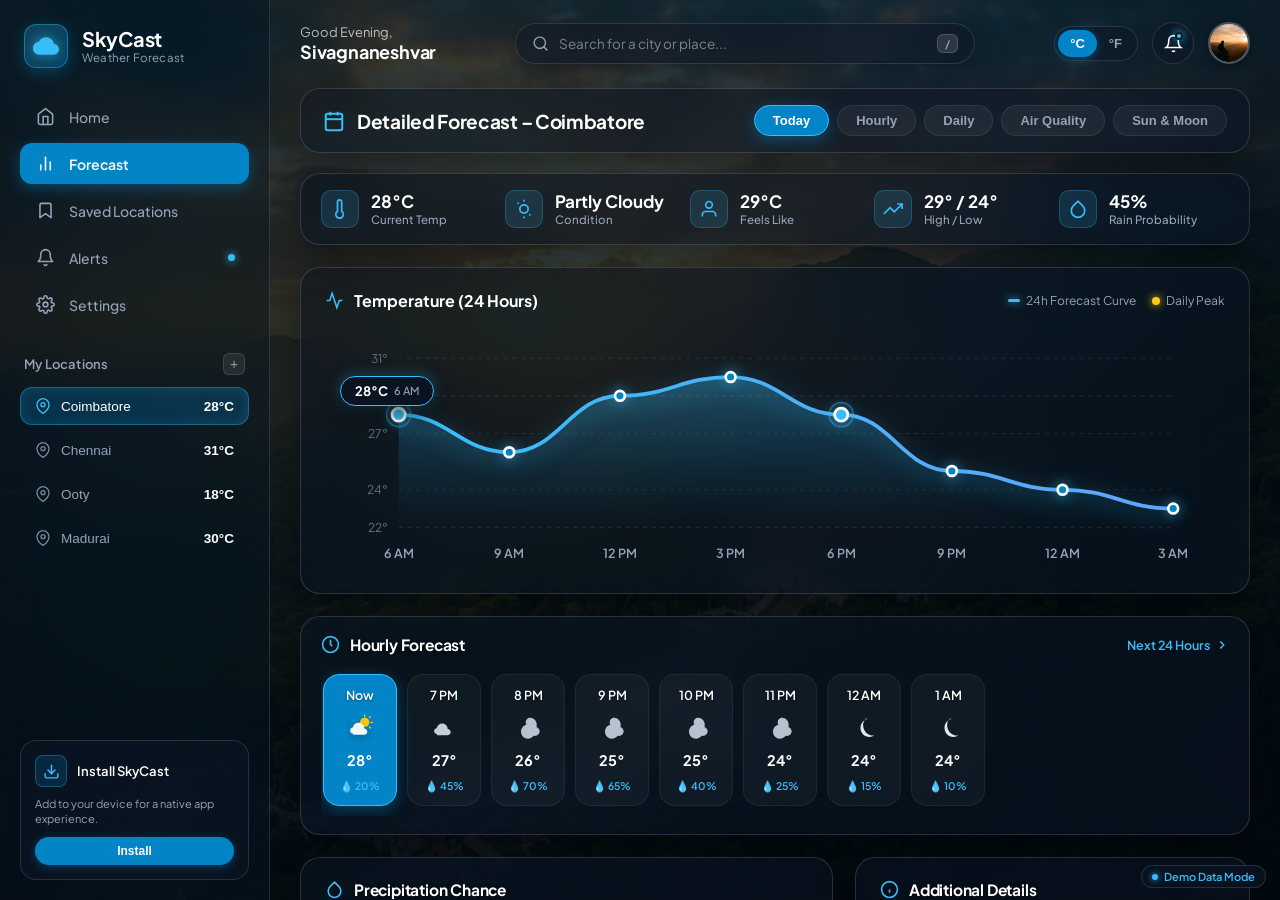
<file: forecast.html>
<!DOCTYPE html>
<html lang="en">
<head>
  <meta charset="UTF-8">
  <meta name="viewport" content="width=device-width, initial-scale=1.0">
  <title>SkyCast – Detailed Weather Forecast</title>
  <meta name="description" content="SkyCast detailed weather forecast with interactive 24-hour temperature trend, precipitation chance, hourly analytics, and seven-day outlook.">

  <!-- Google Fonts for Typography -->
  <link rel="preconnect" href="https://fonts.googleapis.com">
  <link rel="preconnect" href="https://fonts.gstatic.com" crossorigin>
  <link href="https://fonts.googleapis.com/css2?family=Plus+Jakarta+Sans:wght@400;500;600;700&display=swap" rel="stylesheet">

  <!-- Theme Engine (Zero-flash theme initialization) -->
  <script src="js/theme.js"></script>

  <!-- Core & Screen Styles -->
  <link rel="stylesheet" href="css/styles.css">
  <link rel="stylesheet" href="css/forecast.css">
</head>
<body>

  <!-- Full App Container with Scenic Background -->
  <div class="app-container">

    <!-- Mobile Sidebar Backdrop Overlay -->
    <div class="sidebar-backdrop" id="sidebarBackdrop"></div>

    <!-- 1. LEFT SIDEBAR (Transparent Frosted Glass) -->
    <aside class="sidebar" id="sidebar">
      
      <!-- Logo & Branding -->
      <div class="brand-wrapper">
        <div class="brand-icon-box">
          <svg class="brand-cloud-icon" viewBox="0 0 24 24">
            <path d="M19.35 10.04C18.67 6.59 15.64 4 12 4 9.11 4 6.6 5.64 5.35 8.04 2.34 8.36 0 10.91 0 14c0 3.31 2.69 6 6 6h13c2.76 0 5-2.24 5-5 0-2.64-2.05-4.78-4.65-4.96z"/>
          </svg>
        </div>
        <div class="brand-text">
          <span class="brand-title">SkyCast</span>
          <span class="brand-subtitle">Weather Forecast</span>
        </div>
        <!-- Mobile Sidebar Close Button -->
        <button class="btn-sidebar-close" id="sidebarCloseBtn" aria-label="Close navigation">
          <svg width="20" height="20" viewBox="0 0 24 24" fill="none" stroke="currentColor" stroke-width="2">
            <line x1="18" y1="6" x2="6" y2="18"></line>
            <line x1="6" y1="6" x2="18" y2="18"></line>
          </svg>
        </button>
      </div>

      <!-- Navigation Section -->
      <nav class="nav-section">
        <!-- Home -->
        <a href="index.html" class="nav-link" title="Home Dashboard">
          <svg viewBox="0 0 24 24">
            <path d="M3 9l9-7 9 7v11a2 2 0 0 1-2 2H5a2 2 0 0 1-2-2z"></path>
            <polyline points="9 22 9 12 15 12 15 22"></polyline>
          </svg>
          <span>Home</span>
        </a>

        <!-- Forecast (Active) -->
        <a href="forecast.html" class="nav-link active" title="Detailed Forecast">
          <svg viewBox="0 0 24 24">
            <line x1="18" y1="20" x2="18" y2="10"></line>
            <line x1="12" y1="20" x2="12" y2="4"></line>
            <line x1="6" y1="20" x2="6" y2="14"></line>
          </svg>
          <span>Forecast</span>
        </a>

        <!-- Saved Locations -->
        <a href="saved-locations.html" class="nav-link" title="Saved Locations">
          <svg viewBox="0 0 24 24">
            <path d="M19 21l-7-5-7 5V5a2 2 0 0 1 2-2h10a2 2 0 0 1 2 2z"></path>
          </svg>
          <span>Saved Locations</span>
        </a>

        <!-- Alerts -->
        <a href="alerts.html" class="nav-link" title="Weather Alerts">
          <svg viewBox="0 0 24 24">
            <path d="M18 8A6 6 0 0 0 6 8c0 7-3 9-3 9h18s-3-2-3-9"></path>
            <path d="M13.73 21a2 2 0 0 1-3.46 0"></path>
          </svg>
          <span>Alerts</span>
          <span class="nav-badge-dot" title="Active alerts"></span>
        </a>

        <!-- Settings -->
        <a href="settings.html" class="nav-link" title="Settings">
          <svg viewBox="0 0 24 24">
            <circle cx="12" cy="12" r="3"></circle>
            <path d="M19.4 15a1.65 1.65 0 0 0 .33 1.82l.06.06a2 2 0 0 1 0 2.83 2 2 0 0 1-2.83 0l-.06-.06a1.65 1.65 0 0 0-1.82-.33 1.65 1.65 0 0 0-1 1.51V21a2 2 0 0 1-2 2 2 2 0 0 1-2-2v-.09A1.65 1.65 0 0 0 9 19.4a1.65 1.65 0 0 0-1.82.33l-.06.06a2 2 0 0 1-2.83 0 2 2 0 0 1 0-2.83l.06-.06a1.65 1.65 0 0 0 .33-1.82 1.65 1.65 0 0 0-1.51-1H3a2 2 0 0 1-2-2 2 2 0 0 1 2-2h.09A1.65 1.65 0 0 0 4.6 9a1.65 1.65 0 0 0-.33-1.82l-.06-.06a2 2 0 0 1 0-2.83 2 2 0 0 1 2.83 0l.06.06a1.65 1.65 0 0 0 1.82.33H9a1.65 1.65 0 0 0 1-1.51V3a2 2 0 0 1 2-2 2 2 0 0 1 2 2v.09a1.65 1.65 0 0 0 1 1.51 1.65 1.65 0 0 0 1.82-.33l.06-.06a2 2 0 0 1 2.83 0 2 2 0 0 1 0 2.83l-.06.06a1.65 1.65 0 0 0-.33 1.82V9a1.65 1.65 0 0 0 1.51 1H21a2 2 0 0 1 2 2 2 2 0 0 1-2 2h-.09a1.65 1.65 0 0 0-1.51 1z"></path>
          </svg>
          <span>Settings</span>
        </a>
      </nav>

      <!-- My Locations Section -->
      <div class="locations-section">
        <div class="section-header-row">
          <span class="section-title-sm">My Locations</span>
          <button class="btn-add-location" title="Add city" aria-label="Add city" onclick="window.location.href='saved-locations.html'">+</button>
        </div>

        <ul class="location-item-list">
          <li>
            <button class="location-item-btn selected" data-location="coimbatore">
              <div class="location-item-left">
                <svg viewBox="0 0 24 24">
                  <path d="M21 10c0 7-9 13-9 13s-9-6-9-13a9 9 0 0 1 18 0z"></path>
                  <circle cx="12" cy="10" r="3"></circle>
                </svg>
                <span>Coimbatore</span>
              </div>
              <span class="location-item-temp">28°C</span>
            </button>
          </li>
          <li>
            <button class="location-item-btn" data-location="chennai">
              <div class="location-item-left">
                <svg viewBox="0 0 24 24">
                  <path d="M21 10c0 7-9 13-9 13s-9-6-9-13a9 9 0 0 1 18 0z"></path>
                  <circle cx="12" cy="10" r="3"></circle>
                </svg>
                <span>Chennai</span>
              </div>
              <span class="location-item-temp">31°C</span>
            </button>
          </li>
          <li>
            <button class="location-item-btn" data-location="ooty">
              <div class="location-item-left">
                <svg viewBox="0 0 24 24">
                  <path d="M21 10c0 7-9 13-9 13s-9-6-9-13a9 9 0 0 1 18 0z"></path>
                  <circle cx="12" cy="10" r="3"></circle>
                </svg>
                <span>Ooty</span>
              </div>
              <span class="location-item-temp">18°C</span>
            </button>
          </li>
          <li>
            <button class="location-item-btn" data-location="madurai">
              <div class="location-item-left">
                <svg viewBox="0 0 24 24">
                  <path d="M21 10c0 7-9 13-9 13s-9-6-9-13a9 9 0 0 1 18 0z"></path>
                  <circle cx="12" cy="10" r="3"></circle>
                </svg>
                <span>Madurai</span>
              </div>
              <span class="location-item-temp">30°C</span>
            </button>
          </li>
        </ul>
      </div>

      <!-- Install SkyCast Card -->
      <div class="install-card">
        <div class="install-header">
          <div class="install-icon-box">
            <svg viewBox="0 0 24 24" fill="none" stroke-width="2" stroke-linecap="round" stroke-linejoin="round">
              <path d="M21 15v4a2 2 0 0 1-2 2H5a2 2 0 0 1-2-2v-4"></path>
              <polyline points="7 10 12 15 17 10"></polyline>
              <line x1="12" y1="15" x2="12" y2="3"></line>
            </svg>
          </div>
          <span class="install-title">Install SkyCast</span>
        </div>
        <p class="install-desc">Add to your device for a native app experience.</p>
        <button class="btn-install" id="btnInstallApp">Install</button>
      </div>

    </aside>

    <!-- 2. MAIN VIEWPORT (Header + Detailed Forecast Content) -->
    <main class="main-viewport">

      <!-- Top Header Bar -->
      <header class="top-header">
        
        <!-- Mobile Menu Toggle Button -->
        <button class="btn-mobile-menu" id="mobileMenuBtn" aria-label="Toggle Navigation">
          <svg width="22" height="22" viewBox="0 0 24 24" fill="none" stroke="currentColor" stroke-width="2">
            <line x1="3" y1="12" x2="21" y2="12"></line>
            <line x1="3" y1="6" x2="21" y2="6"></line>
            <line x1="3" y1="18" x2="21" y2="18"></line>
          </svg>
        </button>

        <!-- User Greeting -->
        <div class="user-greeting">
          <span class="greeting-sub">Good Evening,</span>
          <h1 class="greeting-name">Sivagnaneshvar</h1>
        </div>

        <!-- City Search Bar with Shortcut -->
        <div class="search-wrapper">
          <div class="search-bar">
            <svg class="search-icon" viewBox="0 0 24 24" fill="none" stroke-width="2" stroke-linecap="round" stroke-linejoin="round">
              <circle cx="11" cy="11" r="8"></circle>
              <line x1="21" y1="21" x2="16.65" y2="16.65"></line>
            </svg>
            <input 
              type="text" 
              id="searchInput" 
              class="search-input" 
              placeholder="Search for a city or place..." 
              autocomplete="off"
            />
            <span class="search-kbd">/</span>
          </div>

          <!-- Dynamic Autocomplete Suggestions -->
          <div class="search-results-dropdown" id="searchResults"></div>
        </div>

        <!-- Right Side Header Controls -->
        <div class="header-actions">
          
          <!-- Celsius / Fahrenheit Unit Toggle -->
          <div class="temp-toggle-capsule" role="radiogroup" aria-label="Temperature unit selection">
            <button class="unit-btn active" data-unit="C" aria-label="Celsius">°C</button>
            <button class="unit-btn" data-unit="F" aria-label="Fahrenheit">°F</button>
          </div>

          <!-- Notification Bell Button -->
          <div class="btn-bell-wrapper">
            <button class="btn-icon-circle" id="bellBtn" aria-label="View notifications">
              <svg viewBox="0 0 24 24">
                <path d="M18 8A6 6 0 0 0 6 8c0 7-3 9-3 9h18s-3-2-3-9"></path>
                <path d="M13.73 21a2 2 0 0 1-3.46 0"></path>
              </svg>
              <span class="bell-badge-dot" id="bellBadge"></span>
            </button>

            <!-- Notifications Dropdown Popover -->
            <div class="notifications-dropdown" id="notificationsDropdown">
              <div class="notifications-header">
                <span class="notifications-title">Notifications</span>
                <button class="btn-mark-read" id="markAllReadBtn">Mark all read</button>
              </div>
              <ul class="notification-list">
                <li class="notification-item">
                  <div class="notif-icon-box">
                    <svg viewBox="0 0 24 24" fill="none" stroke-width="2">
                      <path d="M17.5 19H9a7 7 0 1 1 6.71-9h1.79a4.5 4.5 0 1 1 0 9Z"/>
                      <path d="M8 19v2M12 19v2M16 19v2"/>
                    </svg>
                  </div>
                  <div class="notif-content">
                    <div class="notif-top-line">
                      <span>Rain Alert</span>
                      <span class="notif-time">10m ago</span>
                    </div>
                    <p class="notif-desc">Moderate rain expected in Coimbatore after 8:00 PM.</p>
                  </div>
                </li>
                <li class="notification-item">
                  <div class="notif-icon-box">
                    <svg viewBox="0 0 24 24" fill="none" stroke-width="2">
                      <polygon points="13 2 3 14 12 14 11 22 21 10 12 10 13 2"></polygon>
                    </svg>
                  </div>
                  <div class="notif-content">
                    <div class="notif-top-line">
                      <span>Weather Update</span>
                      <span class="notif-time">45m ago</span>
                    </div>
                    <p class="notif-desc">Temperature may drop to 24°C tonight.</p>
                  </div>
                </li>
              </ul>
            </div>
          </div>

          <!-- User Profile Avatar -->
          <div class="profile-avatar-box" title="User Profile">
            <img src="assets/images/avatar.jpg" alt="Sivagnaneshvar" class="profile-avatar-img">
          </div>

        </div>

      </header>

      <!-- Sub-Navigation Header Card -->
      <div class="glass-panel forecast-header-card">
        <div class="forecast-title-box">
          <svg class="forecast-title-icon" viewBox="0 0 24 24" fill="none" stroke-width="2.2">
            <rect x="3" y="4" width="18" height="18" rx="2" ry="2"></rect>
            <line x1="16" y1="2" x2="16" y2="6"></line>
            <line x1="8" y1="2" x2="8" y2="6"></line>
            <line x1="3" y1="10" x2="21" y2="10"></line>
          </svg>
          <h2 class="forecast-page-title" id="forecastPageTitle">Detailed Forecast – Coimbatore</h2>
        </div>

        <!-- Sub-Nav Filter Tabs -->
        <div class="forecast-subnav">
          <button class="subnav-pill active" data-tab="today">Today</button>
          <button class="subnav-pill" data-tab="hourly">Hourly</button>
          <button class="subnav-pill" data-tab="daily">Daily</button>
          <button class="subnav-pill" data-tab="airquality">Air Quality</button>
          <button class="subnav-pill" data-tab="sunmoon">Sun & Moon</button>
        </div>
      </div>

      <!-- 1. Today's Weather Overview Stats Strip -->
      <section class="glass-panel today-overview-strip" aria-label="Today's Weather Overview">
        
        <!-- Current Temp -->
        <div class="overview-stat-item">
          <div class="overview-stat-icon">
            <svg viewBox="0 0 24 24" fill="none" stroke-width="2">
              <path d="M14 14.76V3.5a2.5 2.5 0 0 0-5 0v11.26a4.5 4.5 0 1 0 5 0z"></path>
            </svg>
          </div>
          <div class="overview-stat-info">
            <span class="overview-stat-val" id="overviewCurrentTemp">28°C</span>
            <span class="overview-stat-lbl">Current Temp</span>
          </div>
        </div>

        <!-- Condition -->
        <div class="overview-stat-item">
          <div class="overview-stat-icon">
            <svg viewBox="0 0 24 24" fill="none" stroke-width="2">
              <circle cx="12" cy="12" r="5"></circle>
              <line x1="12" y1="1" x2="12" y2="3"></line>
              <line x1="12" y1="21" x2="12" y2="23"></line>
              <line x1="4.22" y1="4.22" x2="5.64" y2="5.64"></line>
              <line x1="18.36" y1="18.36" x2="19.78" y2="19.78"></line>
            </svg>
          </div>
          <div class="overview-stat-info">
            <span class="overview-stat-val" id="overviewCondition">Partly Cloudy</span>
            <span class="overview-stat-lbl">Condition</span>
          </div>
        </div>

        <!-- Feels Like -->
        <div class="overview-stat-item">
          <div class="overview-stat-icon">
            <svg viewBox="0 0 24 24" fill="none" stroke-width="2">
              <path d="M20 21v-2a4 4 0 0 0-4-4H8a4 4 0 0 0-4 4v2"></path>
              <circle cx="12" cy="7" r="4"></circle>
            </svg>
          </div>
          <div class="overview-stat-info">
            <span class="overview-stat-val" id="overviewFeelsLike">29°C</span>
            <span class="overview-stat-lbl">Feels Like</span>
          </div>
        </div>

        <!-- High / Low -->
        <div class="overview-stat-item">
          <div class="overview-stat-icon">
            <svg viewBox="0 0 24 24" fill="none" stroke-width="2">
              <polyline points="23 6 13.5 15.5 8.5 10.5 1 18"></polyline>
              <polyline points="17 6 23 6 23 12"></polyline>
            </svg>
          </div>
          <div class="overview-stat-info">
            <span class="overview-stat-val" id="overviewHighLow">29° / 24°</span>
            <span class="overview-stat-lbl">High / Low</span>
          </div>
        </div>

        <!-- Precipitation Chance -->
        <div class="overview-stat-item">
          <div class="overview-stat-icon">
            <svg viewBox="0 0 24 24" fill="none" stroke-width="2">
              <path d="M12 2.69l5.66 5.66a8 8 0 1 1-11.31 0z"></path>
            </svg>
          </div>
          <div class="overview-stat-info">
            <span class="overview-stat-val" id="overviewRainChance">45%</span>
            <span class="overview-stat-lbl">Rain Probability</span>
          </div>
        </div>

      </section>

      <!-- 2. Temperature Trend (24 Hours) Interactive Line Chart Panel -->
      <section class="glass-panel chart-panel" aria-label="Temperature Trend 24 Hours">
        <div class="chart-header-row">
          <div class="chart-title-group">
            <svg viewBox="0 0 24 24" fill="none" stroke-width="2">
              <polyline points="22 12 18 12 15 21 9 3 6 12 2 12"></polyline>
            </svg>
            <h3 class="chart-title">Temperature (24 Hours)</h3>
          </div>
          <div class="chart-legend-row">
            <div class="legend-item">
              <span class="legend-dot-curve"></span>
              <span>24h Forecast Curve</span>
            </div>
            <div class="legend-item">
              <span class="legend-dot-high"></span>
              <span>Daily Peak</span>
            </div>
          </div>
        </div>

        <!-- SVG Line Chart Container -->
        <div class="chart-svg-container">
          <!-- Dynamic Floating Tooltip Bubble -->
          <div class="chart-tooltip-bubble" id="chartTooltipBubble">
            <span id="chartTooltipVal">28°C</span>
            <span class="chart-tooltip-sub" id="chartTooltipTime">6:00 PM</span>
          </div>

          <svg class="chart-svg" id="chartSvg"></svg>
        </div>
      </section>

      <!-- 3. Hourly Forecast (Next 24 Hours) Horizontal Scrolling -->
      <section class="glass-panel" style="margin-bottom: 22px;" aria-label="Hourly Forecast Track">
        <div class="panel-header-row">
          <div class="panel-title-group">
            <svg viewBox="0 0 24 24">
              <circle cx="12" cy="12" r="10"></circle>
              <polyline points="12 6 12 12 14 14"></polyline>
            </svg>
            <h3 class="panel-title">Hourly Forecast</h3>
          </div>
          <a href="#hourlyTrack" class="panel-link-right" id="next24HoursLink">
            Next 24 Hours
            <svg width="14" height="14" viewBox="0 0 24 24" fill="none" stroke="currentColor" stroke-width="2.5">
              <polyline points="9 18 15 12 9 6"></polyline>
            </svg>
          </a>
        </div>

        <!-- Horizontal Scrollable Hours Track -->
        <div class="hourly-scroll-track" id="hourlyTrack">
          <!-- Populated via forecast.js -->
        </div>
      </section>

      <!-- 4. Split Grid: Precipitation Chance + Weather Details -->
      <div class="forecast-split-grid">
        
        <!-- Precipitation Chance Bar Chart -->
        <section class="glass-panel precip-chart-panel" aria-label="Precipitation Chance">
          <div class="panel-header-row" style="margin-bottom: 4px;">
            <div class="panel-title-group">
              <svg viewBox="0 0 24 24">
                <path d="M12 2.69l5.66 5.66a8 8 0 1 1-11.31 0z"></path>
              </svg>
              <h3 class="panel-title">Precipitation Chance</h3>
            </div>
          </div>
          
          <!-- Bar Graph Area -->
          <div class="precip-bars-container" id="precipBarsContainer">
            <!-- Populated via forecast.js -->
          </div>
        </section>

        <!-- Weather Details / Additional Details Card -->
        <section class="glass-panel details-panel" aria-label="Weather Details">
          <div class="panel-header-row" style="margin-bottom: 2px;">
            <div class="panel-title-group">
              <svg viewBox="0 0 24 24">
                <circle cx="12" cy="12" r="10"></circle>
                <line x1="12" y1="16" x2="12" y2="12"></line>
                <line x1="12" y1="8" x2="12.01" y2="8"></line>
              </svg>
              <h3 class="panel-title">Additional Details</h3>
            </div>
          </div>

          <div class="details-grid">
            <!-- Feels Like -->
            <div class="detail-item-box">
              <div class="detail-icon-circle">
                <svg viewBox="0 0 24 24" fill="none" stroke-width="2">
                  <path d="M14 14.76V3.5a2.5 2.5 0 0 0-5 0v11.26a4.5 4.5 0 1 0 5 0z"></path>
                </svg>
              </div>
              <div class="detail-texts">
                <span class="detail-name">Feels Like</span>
                <span class="detail-value" id="detailFeelsLike">29°C</span>
              </div>
            </div>

            <!-- Visibility -->
            <div class="detail-item-box">
              <div class="detail-icon-circle">
                <svg viewBox="0 0 24 24" fill="none" stroke-width="2">
                  <path d="M1 12s4-8 11-8 11 8 11 8-4 8-11 8-11-8-11-8z"></path>
                  <circle cx="12" cy="12" r="3"></circle>
                </svg>
              </div>
              <div class="detail-texts">
                <span class="detail-name">Visibility</span>
                <span class="detail-value" id="detailVisibility">10 km</span>
              </div>
            </div>

            <!-- Cloud Cover -->
            <div class="detail-item-box">
              <div class="detail-icon-circle">
                <svg viewBox="0 0 24 24" fill="none" stroke-width="2">
                  <path d="M18 10h-1.26A8 8 0 1 0 9 20h9a5 5 0 0 0 0-10z"></path>
                </svg>
              </div>
              <div class="detail-texts">
                <span class="detail-name">Cloud Cover</span>
                <span class="detail-value" id="detailCloudCover">40%</span>
              </div>
            </div>

            <!-- Dew Point -->
            <div class="detail-item-box">
              <div class="detail-icon-circle">
                <svg viewBox="0 0 24 24" fill="none" stroke-width="2">
                  <path d="M12 2.69l5.66 5.66a8 8 0 1 1-11.31 0z"></path>
                </svg>
              </div>
              <div class="detail-texts">
                <span class="detail-name">Dew Point</span>
                <span class="detail-value" id="detailDewPoint">21°C</span>
              </div>
            </div>

            <!-- Humidity -->
            <div class="detail-item-box">
              <div class="detail-icon-circle">
                <svg viewBox="0 0 24 24" fill="none" stroke-width="2">
                  <path d="M12 2.69l5.66 5.66a8 8 0 1 1-11.31 0z"></path>
                </svg>
              </div>
              <div class="detail-texts">
                <span class="detail-name">Humidity</span>
                <span class="detail-value" id="detailHumidity">62%</span>
              </div>
            </div>

            <!-- Wind -->
            <div class="detail-item-box">
              <div class="detail-icon-circle">
                <svg viewBox="0 0 24 24" fill="none" stroke-width="2">
                  <path d="M9.59 4.59A2 2 0 1 1 11 8H2m10.59 11.41A2 2 0 1 0 14 16H2m15.73-8.27A2.5 2.5 0 1 1 19.5 12H2"></path>
                </svg>
              </div>
              <div class="detail-texts">
                <span class="detail-name">Wind Speed</span>
                <span class="detail-value" id="detailWind">15 km/h ENE</span>
              </div>
            </div>

            <!-- Atmospheric Pressure -->
            <div class="detail-item-box">
              <div class="detail-icon-circle">
                <svg viewBox="0 0 24 24" fill="none" stroke-width="2">
                  <circle cx="12" cy="12" r="10"></circle>
                  <polyline points="12 6 12 12 16 14"></polyline>
                </svg>
              </div>
              <div class="detail-texts">
                <span class="detail-name">Pressure</span>
                <span class="detail-value" id="detailPressure">1012 hPa</span>
              </div>
            </div>

            <!-- UV Index -->
            <div class="detail-item-box">
              <div class="detail-icon-circle">
                <svg viewBox="0 0 24 24" fill="none" stroke-width="2">
                  <circle cx="12" cy="12" r="4"></circle>
                  <path d="M12 2v2M12 20v2M4.93 4.93l1.41 1.41M17.66 17.66l1.41 1.41M2 12h2M20 12h2M6.34 17.66l-1.41 1.41M19.07 4.93l-1.41 1.41"></path>
                </svg>
              </div>
              <div class="detail-texts">
                <span class="detail-name">UV Index</span>
                <span class="detail-value" id="detailUvIndex">6 (Moderate)</span>
              </div>
            </div>
          </div>
        </section>

      </div>

      <!-- 5. Seven-Day Detailed Forecast Section -->
      <section class="glass-panel seven-day-detailed-card" aria-label="Seven-Day Detailed Forecast">
        <div class="panel-header-row">
          <div class="panel-title-group">
            <svg viewBox="0 0 24 24">
              <rect x="3" y="4" width="18" height="18" rx="2" ry="2"></rect>
              <line x1="16" y1="2" x2="16" y2="6"></line>
              <line x1="8" y1="2" x2="8" y2="6"></line>
              <line x1="3" y1="10" x2="21" y2="10"></line>
            </svg>
            <h3 class="panel-title">Seven-Day Detailed Outlook</h3>
          </div>
          <span style="font-size: 12px; color: var(--text-muted);">Daily temperature ranges & rain probability</span>
        </div>

        <div class="seven-day-list" id="sevenDayDetailedList">
          <!-- Populated via forecast.js -->
        </div>
      </section>

    </main>

  </div>

  <!-- Subtle Demo Mode Indicator Chip -->
  <div class="demo-mode-chip">
    <span class="demo-dot"></span>
    <span>Demo Data Mode</span>
  </div>

  <!-- Application Scripts -->
  <script src="js/mock-data.js"></script>
  <script src="js/utils.js"></script>
  <script src="js/weather-service.js"></script>
  <script src="js/forecast.js"></script>

</body>
</html>
</file>
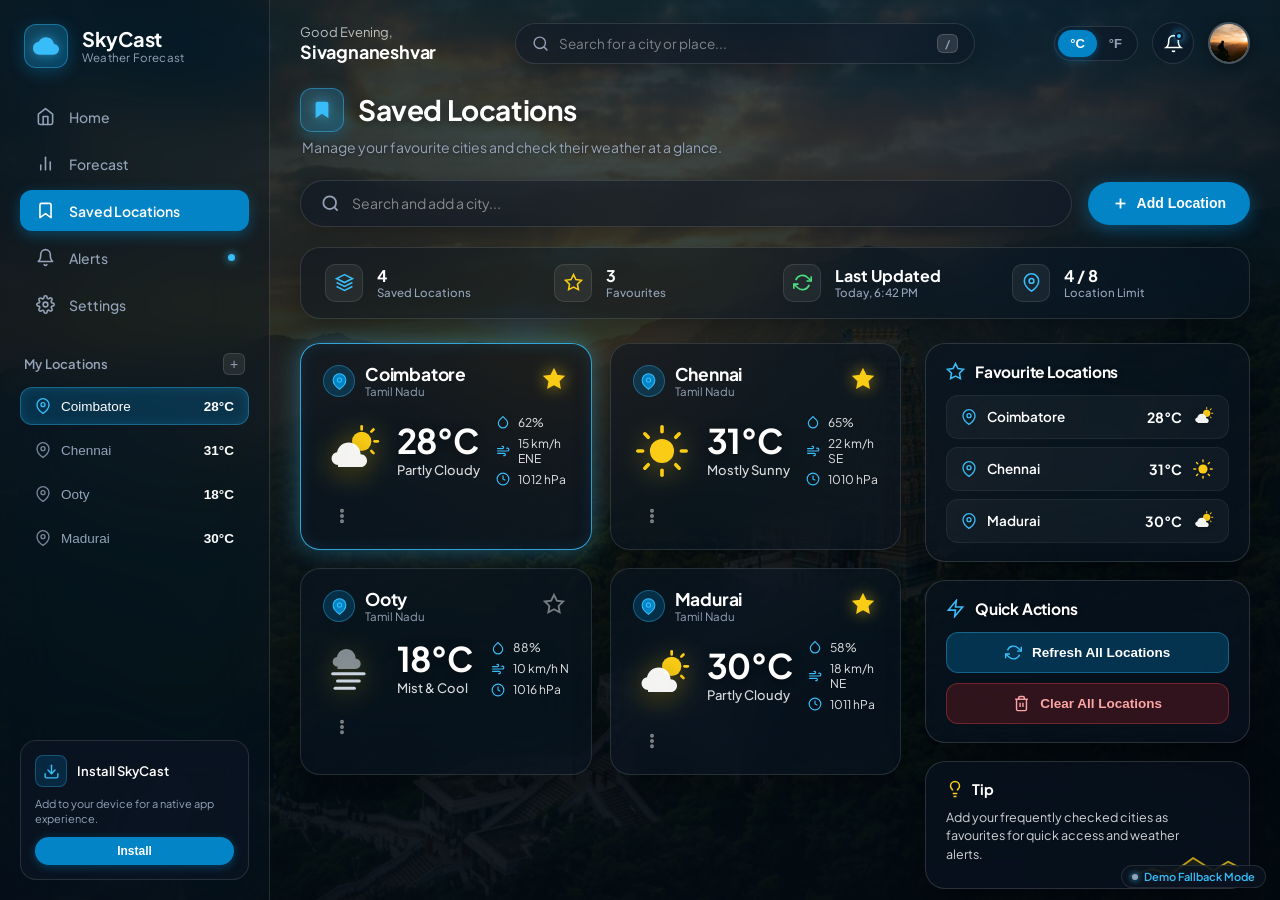
<file: saved-locations.html>
<!DOCTYPE html>
<html lang="en">
<head>
  <meta charset="UTF-8">
  <meta name="viewport" content="width=device-width, initial-scale=1.0">
  <title>SkyCast – Saved Locations</title>
  <meta name="description" content="Manage your saved weather locations and favourite cities with real-time temperature, condition updates, and quick access on SkyCast.">

  <!-- Google Fonts for Clean Typography -->
  <link rel="preconnect" href="https://fonts.googleapis.com">
  <link rel="preconnect" href="https://fonts.gstatic.com" crossorigin>
  <link href="https://fonts.googleapis.com/css2?family=Plus+Jakarta+Sans:wght@400;500;600;700&display=swap" rel="stylesheet">

  <!-- Theme Engine (Zero-flash theme initialization) -->
  <script src="js/theme.js"></script>

  <!-- Core & Screen Styles -->
  <link rel="stylesheet" href="css/styles.css">
  <link rel="stylesheet" href="css/saved-locations.css">
</head>
<body>

  <!-- Full Application Wrapper with Scenic Background -->
  <div class="app-container">

    <!-- Mobile Sidebar Backdrop Overlay -->
    <div class="sidebar-backdrop" id="sidebarBackdrop"></div>

    <!-- 1. LEFT SIDEBAR (Fully Transparent Frosted Glass) -->
    <aside class="sidebar" id="sidebar">
      
      <!-- Logo & Branding -->
      <div class="brand-wrapper">
        <div class="brand-icon-box">
          <svg class="brand-cloud-icon" viewBox="0 0 24 24">
            <path d="M19.35 10.04C18.67 6.59 15.64 4 12 4 9.11 4 6.6 5.64 5.35 8.04 2.34 8.36 0 10.91 0 14c0 3.31 2.69 6 6 6h13c2.76 0 5-2.24 5-5 0-2.64-2.05-4.78-4.65-4.96z"/>
          </svg>
        </div>
        <div class="brand-text">
          <span class="brand-title">SkyCast</span>
          <span class="brand-subtitle">Weather Forecast</span>
        </div>
        <!-- Mobile Sidebar Close Button -->
        <button class="btn-sidebar-close" id="sidebarCloseBtn" aria-label="Close navigation">
          <svg width="20" height="20" viewBox="0 0 24 24" fill="none" stroke="currentColor" stroke-width="2">
            <line x1="18" y1="6" x2="6" y2="18"></line>
            <line x1="6" y1="6" x2="18" y2="18"></line>
          </svg>
        </button>
      </div>

      <!-- Navigation Section -->
      <nav class="nav-section">
        <!-- Home -->
        <a href="index.html" class="nav-link" title="Home Dashboard">
          <svg viewBox="0 0 24 24">
            <path d="M3 9l9-7 9 7v11a2 2 0 0 1-2 2H5a2 2 0 0 1-2-2z"></path>
            <polyline points="9 22 9 12 15 12 15 22"></polyline>
          </svg>
          <span>Home</span>
        </a>

        <!-- Forecast -->
        <a href="forecast.html" class="nav-link" title="Detailed Forecast">
          <svg viewBox="0 0 24 24">
            <line x1="18" y1="20" x2="18" y2="10"></line>
            <line x1="12" y1="20" x2="12" y2="4"></line>
            <line x1="6" y1="20" x2="6" y2="14"></line>
          </svg>
          <span>Forecast</span>
        </a>

        <!-- Saved Locations (Active) -->
        <a href="saved-locations.html" class="nav-link active" title="Saved Locations">
          <svg viewBox="0 0 24 24">
            <path d="M19 21l-7-5-7 5V5a2 2 0 0 1 2-2h10a2 2 0 0 1 2 2z"></path>
          </svg>
          <span>Saved Locations</span>
        </a>

        <!-- Alerts -->
        <a href="alerts.html" class="nav-link" title="Weather Alerts">
          <svg viewBox="0 0 24 24">
            <path d="M18 8A6 6 0 0 0 6 8c0 7-3 9-3 9h18s-3-2-3-9"></path>
            <path d="M13.73 21a2 2 0 0 1-3.46 0"></path>
          </svg>
          <span>Alerts</span>
          <span class="nav-badge-dot" title="Active alerts"></span>
        </a>

        <!-- Settings -->
        <a href="settings.html" class="nav-link" title="Settings">
          <svg viewBox="0 0 24 24">
            <circle cx="12" cy="12" r="3"></circle>
            <path d="M19.4 15a1.65 1.65 0 0 0 .33 1.82l.06.06a2 2 0 0 1 0 2.83 2 2 0 0 1-2.83 0l-.06-.06a1.65 1.65 0 0 0-1.82-.33 1.65 1.65 0 0 0-1 1.51V21a2 2 0 0 1-2 2 2 2 0 0 1-2-2v-.09A1.65 1.65 0 0 0 9 19.4a1.65 1.65 0 0 0-1.82.33l-.06.06a2 2 0 0 1-2.83 0 2 2 0 0 1 0-2.83l.06-.06a1.65 1.65 0 0 0 .33-1.82 1.65 1.65 0 0 0-1.51-1H3a2 2 0 0 1-2-2 2 2 0 0 1 2-2h.09A1.65 1.65 0 0 0 4.6 9a1.65 1.65 0 0 0-.33-1.82l-.06-.06a2 2 0 0 1 0-2.83 2 2 0 0 1 2.83 0l.06.06a1.65 1.65 0 0 0 1.82.33H9a1.65 1.65 0 0 0 1-1.51V3a2 2 0 0 1 2-2 2 2 0 0 1 2 2v.09a1.65 1.65 0 0 0 1 1.51 1.65 1.65 0 0 0 1.82-.33l.06-.06a2 2 0 0 1 2.83 0 2 2 0 0 1 0 2.83l-.06.06a1.65 1.65 0 0 0-.33 1.82V9a1.65 1.65 0 0 0 1.51 1H21a2 2 0 0 1 2 2 2 2 0 0 1-2 2h-.09a1.65 1.65 0 0 0-1.51 1z"></path>
          </svg>
          <span>Settings</span>
        </a>
      </nav>

      <!-- My Locations Section -->
      <div class="locations-section">
        <div class="section-header-row">
          <span class="section-title-sm">My Locations</span>
          <button class="btn-add-location" id="sidebarAddLocationBtn" title="Add city" aria-label="Add city">+</button>
        </div>

        <ul class="location-item-list" id="sidebarLocationsList">
          <!-- Populated dynamically via JS -->
        </ul>
      </div>

      <!-- Install SkyCast Card -->
      <div class="install-card">
        <div class="install-header">
          <div class="install-icon-box">
            <svg viewBox="0 0 24 24" fill="none" stroke-width="2" stroke-linecap="round" stroke-linejoin="round">
              <path d="M21 15v4a2 2 0 0 1-2 2H5a2 2 0 0 1-2-2v-4"></path>
              <polyline points="7 10 12 15 17 10"></polyline>
              <line x1="12" y1="15" x2="12" y2="3"></line>
            </svg>
          </div>
          <span class="install-title">Install SkyCast</span>
        </div>
        <p class="install-desc">Add to your device for a native app experience.</p>
        <button class="btn-install" id="btnInstallApp">Install</button>
      </div>

    </aside>

    <!-- 2. MAIN VIEWPORT (Header + Saved Locations Grid) -->
    <main class="main-viewport">

      <!-- Top Header Bar -->
      <header class="top-header">
        
        <!-- Mobile Menu Toggle Button -->
        <button class="btn-mobile-menu" id="mobileMenuBtn" aria-label="Toggle Navigation">
          <svg width="22" height="22" viewBox="0 0 24 24" fill="none" stroke="currentColor" stroke-width="2">
            <line x1="3" y1="12" x2="21" y2="12"></line>
            <line x1="3" y1="6" x2="21" y2="6"></line>
            <line x1="3" y1="18" x2="21" y2="18"></line>
          </svg>
        </button>

        <!-- User Greeting -->
        <div class="user-greeting">
          <span class="greeting-sub">Good Evening,</span>
          <h1 class="greeting-name">Sivagnaneshvar</h1>
        </div>

        <!-- City Search Bar with Shortcut -->
        <div class="search-wrapper">
          <div class="search-bar">
            <svg class="search-icon" viewBox="0 0 24 24" fill="none" stroke-width="2" stroke-linecap="round" stroke-linejoin="round">
              <circle cx="11" cy="11" r="8"></circle>
              <line x1="21" y1="21" x2="16.65" y2="16.65"></line>
            </svg>
            <input 
              type="text" 
              id="topSearchInput" 
              class="search-input" 
              placeholder="Search for a city or place..." 
              autocomplete="off"
            />
            <span class="search-kbd">/</span>
          </div>

          <!-- Dynamic Autocomplete Suggestions -->
          <div class="search-results-dropdown" id="topSearchResults"></div>
        </div>

        <!-- Right Side Header Controls -->
        <div class="header-actions">
          
          <!-- Celsius / Fahrenheit Unit Toggle -->
          <div class="temp-toggle-capsule" role="radiogroup" aria-label="Temperature unit selection">
            <button class="unit-btn active" data-unit="C" aria-label="Celsius">°C</button>
            <button class="unit-btn" data-unit="F" aria-label="Fahrenheit">°F</button>
          </div>

          <!-- Notification Bell Button -->
          <div class="btn-bell-wrapper">
            <button class="btn-icon-circle" id="bellBtn" aria-label="View notifications">
              <svg viewBox="0 0 24 24">
                <path d="M18 8A6 6 0 0 0 6 8c0 7-3 9-3 9h18s-3-2-3-9"></path>
                <path d="M13.73 21a2 2 0 0 1-3.46 0"></path>
              </svg>
              <span class="bell-badge-dot" id="bellBadge"></span>
            </button>

            <!-- Notifications Dropdown Popover -->
            <div class="notifications-dropdown" id="notificationsDropdown">
              <div class="notifications-header">
                <span class="notifications-title">Notifications</span>
                <button class="btn-mark-read" id="markAllReadBtn">Mark all read</button>
              </div>
              <ul class="notification-list">
                <li class="notification-item">
                  <div class="notif-icon-box">
                    <svg viewBox="0 0 24 24" fill="none" stroke-width="2">
                      <path d="M17.5 19H9a7 7 0 1 1 6.71-9h1.79a4.5 4.5 0 1 1 0 9Z"/>
                      <path d="M8 19v2M12 19v2M16 19v2"/>
                    </svg>
                  </div>
                  <div class="notif-content">
                    <div class="notif-top-line">
                      <span>Rain Alert</span>
                      <span class="notif-time">10m ago</span>
                    </div>
                    <p class="notif-desc">Moderate rain expected in Coimbatore after 8:00 PM.</p>
                  </div>
                </li>
                <li class="notification-item">
                  <div class="notif-icon-box">
                    <svg viewBox="0 0 24 24" fill="none" stroke-width="2">
                      <polygon points="13 2 3 14 12 14 11 22 21 10 12 10 13 2"></polygon>
                    </svg>
                  </div>
                  <div class="notif-content">
                    <div class="notif-top-line">
                      <span>Weather Update</span>
                      <span class="notif-time">45m ago</span>
                    </div>
                    <p class="notif-desc">Temperature may drop to 24°C tonight.</p>
                  </div>
                </li>
              </ul>
            </div>
          </div>

          <!-- User Profile Avatar -->
          <div class="profile-avatar-box" title="User Profile">
            <img src="assets/images/avatar.jpg" alt="Sivagnaneshvar" class="profile-avatar-img">
          </div>

        </div>

      </header>

      <!-- Page Header: Saved Locations Title & Subtitle -->
      <section class="saved-locations-header">
        <div class="saved-title-row">
          <div class="saved-header-icon-box">
            <svg viewBox="0 0 24 24">
              <path d="M19 21l-7-5-7 5V5a2 2 0 0 1 2-2h10a2 2 0 0 1 2 2z"></path>
            </svg>
          </div>
          <h2 class="saved-page-title">Saved Locations</h2>
        </div>
        <p class="saved-page-subtitle">Manage your favourite cities and check their weather at a glance.</p>
      </section>

      <!-- Search & Add City Bar Row -->
      <section class="search-add-bar-row">
        <div class="saved-search-wrapper">
          <div class="saved-search-box">
            <svg viewBox="0 0 24 24">
              <circle cx="11" cy="11" r="8"></circle>
              <line x1="21" y1="21" x2="16.65" y2="16.65"></line>
            </svg>
            <input 
              type="text" 
              id="savedSearchInput" 
              class="saved-search-input" 
              placeholder="Search and add a city..." 
              autocomplete="off"
            />
          </div>

          <!-- Autocomplete Dropdown List -->
          <div class="saved-search-dropdown" id="savedSearchDropdown">
            <!-- Injected dynamically via JS -->
          </div>
        </div>

        <button class="btn-add-location-pill" id="btnAddLocation">
          <svg viewBox="0 0 24 24">
            <line x1="12" y1="5" x2="12" y2="19"></line>
            <line x1="5" y1="12" x2="19" y2="12"></line>
          </svg>
          <span>Add Location</span>
        </button>
      </section>

      <!-- 4 Stats Summary Bar -->
      <section class="stats-summary-bar" aria-label="Saved locations statistics">
        <!-- 1. Saved Locations Count -->
        <div class="stat-item-block">
          <div class="stat-icon-wrapper">
            <svg viewBox="0 0 24 24">
              <polygon points="12 2 2 7 12 12 22 7 12 2"></polygon>
              <polyline points="2 17 12 22 22 17"></polyline>
              <polyline points="2 12 12 17 22 12"></polyline>
            </svg>
          </div>
          <div class="stat-text-group">
            <span class="stat-main-value" id="statSavedCount">4</span>
            <span class="stat-label-muted">Saved Locations</span>
          </div>
        </div>

        <!-- 2. Favourites Count -->
        <div class="stat-item-block">
          <div class="stat-icon-wrapper fav">
            <svg viewBox="0 0 24 24">
              <polygon points="12 2 15.09 8.26 22 9.27 17 14.14 18.18 21.02 12 17.77 5.82 21.02 7 14.14 2 9.27 8.91 8.26 12 2"></polygon>
            </svg>
          </div>
          <div class="stat-text-group">
            <span class="stat-main-value" id="statFavCount">3</span>
            <span class="stat-label-muted">Favourites</span>
          </div>
        </div>

        <!-- 3. Just Updated -->
        <div class="stat-item-block">
          <div class="stat-icon-wrapper refresh">
            <svg viewBox="0 0 24 24">
              <polyline points="23 4 23 10 17 10"></polyline>
              <polyline points="1 20 1 14 7 14"></polyline>
              <path d="M3.51 9a9 9 0 0 1 14.85-3.36L23 10M1 14l4.64 4.36A9 9 0 0 0 20.49 15"></path>
            </svg>
          </div>
          <div class="stat-text-group">
            <span class="stat-main-value" id="statUpdatedTitle">Just Updated</span>
            <span class="stat-label-muted" id="statUpdatedTime">Today, 6:42 PM</span>
          </div>
        </div>

        <!-- 4. Location Limit -->
        <div class="stat-item-block">
          <div class="stat-icon-wrapper">
            <svg viewBox="0 0 24 24">
              <path d="M21 10c0 7-9 13-9 13s-9-6-9-13a9 9 0 0 1 18 0z"></path>
              <circle cx="12" cy="10" r="3"></circle>
            </svg>
          </div>
          <div class="stat-text-group">
            <span class="stat-main-value" id="statLimitDisplay">4 / 8</span>
            <span class="stat-label-muted">Location Limit</span>
          </div>
        </div>
      </section>

      <!-- Main Two-Column Layout -->
      <div class="saved-main-grid">

        <!-- LEFT COLUMN: Saved City Weather Cards Grid -->
        <div class="saved-cards-container" id="savedCardsContainer">
          <!-- Populated dynamically via JS -->
        </div>

        <!-- RIGHT COLUMN: Favourite Locations + Quick Actions + Tip -->
        <div class="saved-right-col">

          <!-- 1. Favourite Locations Card -->
          <section class="glass-panel fav-panel" aria-label="Favourite Locations">
            <div class="panel-header-row">
              <div class="panel-title-group">
                <svg viewBox="0 0 24 24" stroke="#facc15" fill="#facc15" style="width: 19px; height: 19px;">
                  <polygon points="12 2 15.09 8.26 22 9.27 17 14.14 18.18 21.02 12 17.77 5.82 21.02 7 14.14 2 9.27 8.91 8.26 12 2"></polygon>
                </svg>
                <h3 class="panel-title">Favourite Locations</h3>
              </div>
            </div>

            <ul class="fav-locations-list" id="favLocationsList">
              <!-- Populated dynamically via JS -->
            </ul>
          </section>

          <!-- 2. Quick Actions Card -->
          <section class="glass-panel quick-actions-panel" aria-label="Quick Actions">
            <div class="panel-header-row">
              <div class="panel-title-group">
                <svg viewBox="0 0 24 24" stroke="#facc15" fill="none" style="width: 19px; height: 19px;">
                  <polygon points="13 2 3 14 12 14 11 22 21 10 12 10 13 2"></polygon>
                </svg>
                <h3 class="panel-title">Quick Actions</h3>
              </div>
            </div>

            <div class="quick-actions-btns">
              <!-- Refresh All Locations -->
              <button class="btn-action-wide btn-action-refresh" id="btnRefreshAll">
                <svg viewBox="0 0 24 24">
                  <polyline points="23 4 23 10 17 10"></polyline>
                  <polyline points="1 20 1 14 7 14"></polyline>
                  <path d="M3.51 9a9 9 0 0 1 14.85-3.36L23 10M1 14l4.64 4.36A9 9 0 0 0 20.49 15"></path>
                </svg>
                <span>Refresh All Locations</span>
              </button>

              <!-- Clear All Locations -->
              <button class="btn-action-wide btn-action-clear" id="btnClearAll">
                <svg viewBox="0 0 24 24">
                  <polyline points="3 6 5 6 21 6"></polyline>
                  <path d="M19 6v14a2 2 0 0 1-2 2H7a2 2 0 0 1-2-2V6m3 0V4a2 2 0 0 1 2-2h4a2 2 0 0 1 2 2v2"></path>
                  <line x1="10" y1="11" x2="10" y2="17"></line>
                  <line x1="14" y1="11" x2="14" y2="17"></line>
                </svg>
                <span>Clear All Locations</span>
              </button>
            </div>
          </section>

          <!-- 3. Tip Card -->
          <section class="glass-panel tip-panel" aria-label="Weather Tip">
            <div class="tip-header-row">
              <svg viewBox="0 0 24 24">
                <line x1="9" y1="18" x2="15" y2="18"></line>
                <line x1="10" y1="22" x2="14" y2="22"></line>
                <path d="M15.09 14c.18-.98.65-1.74 1.41-2.5A4.65 4.65 0 0 0 18 8 6 6 0 0 0 6 8c0 1 .23 2.23 1.5 3.5A4.61 4.61 0 0 1 8.91 14"></path>
              </svg>
              <h4 class="tip-title">Tip</h4>
            </div>
            <p class="tip-body">
              Add your frequently checked cities as favourites for quick access and weather alerts.
            </p>

            <!-- Decorative Mountain Wave Line Graphic -->
            <svg class="tip-mountain-graphic" viewBox="0 0 120 48" fill="none">
              <path d="M 0 44 L 25 36 L 45 42 L 70 24 L 92 38 L 108 28 L 120 34" stroke="#FACC15" stroke-width="2" stroke-linecap="round" stroke-linejoin="round"/>
              <path d="M 0 48 L 0 44 L 25 36 L 45 42 L 70 24 L 92 38 L 108 28 L 120 34 L 120 48 Z" fill="url(#mountainGrad)" opacity="0.3"/>
              <defs>
                <linearGradient id="mountainGrad" x1="60" y1="24" x2="60" y2="48" gradientUnits="userSpaceOnUse">
                  <stop stop-color="#FACC15" stop-opacity="0.5"/>
                  <stop offset="1" stop-color="#FACC15" stop-opacity="0"/>
                </linearGradient>
              </defs>
            </svg>
          </section>

        </div>

      </div>

    </main>

  </div>

  <!-- Interactive Floating Toast Message -->
  <div class="skycast-toast" id="skycastToast">
    <svg class="toast-icon" viewBox="0 0 24 24" id="toastIcon">
      <circle cx="12" cy="12" r="10"></circle>
      <line x1="12" y1="8" x2="12" y2="12"></line>
      <line x1="12" y1="16" x2="12.01" y2="16"></line>
    </svg>
    <span class="toast-text" id="toastText">Notification message</span>
  </div>

  <!-- Subtle Demo Mode Indicator Chip -->
  <div class="demo-mode-chip">
    <span class="demo-dot"></span>
    <span>Demo Data Mode</span>
  </div>

  <!-- Application Scripts -->
  <script src="js/mock-data.js"></script>
  <script src="js/utils.js"></script>
  <script src="js/weather-service.js"></script>
  <script src="js/saved-locations.js"></script>

</body>
</html>
</file>
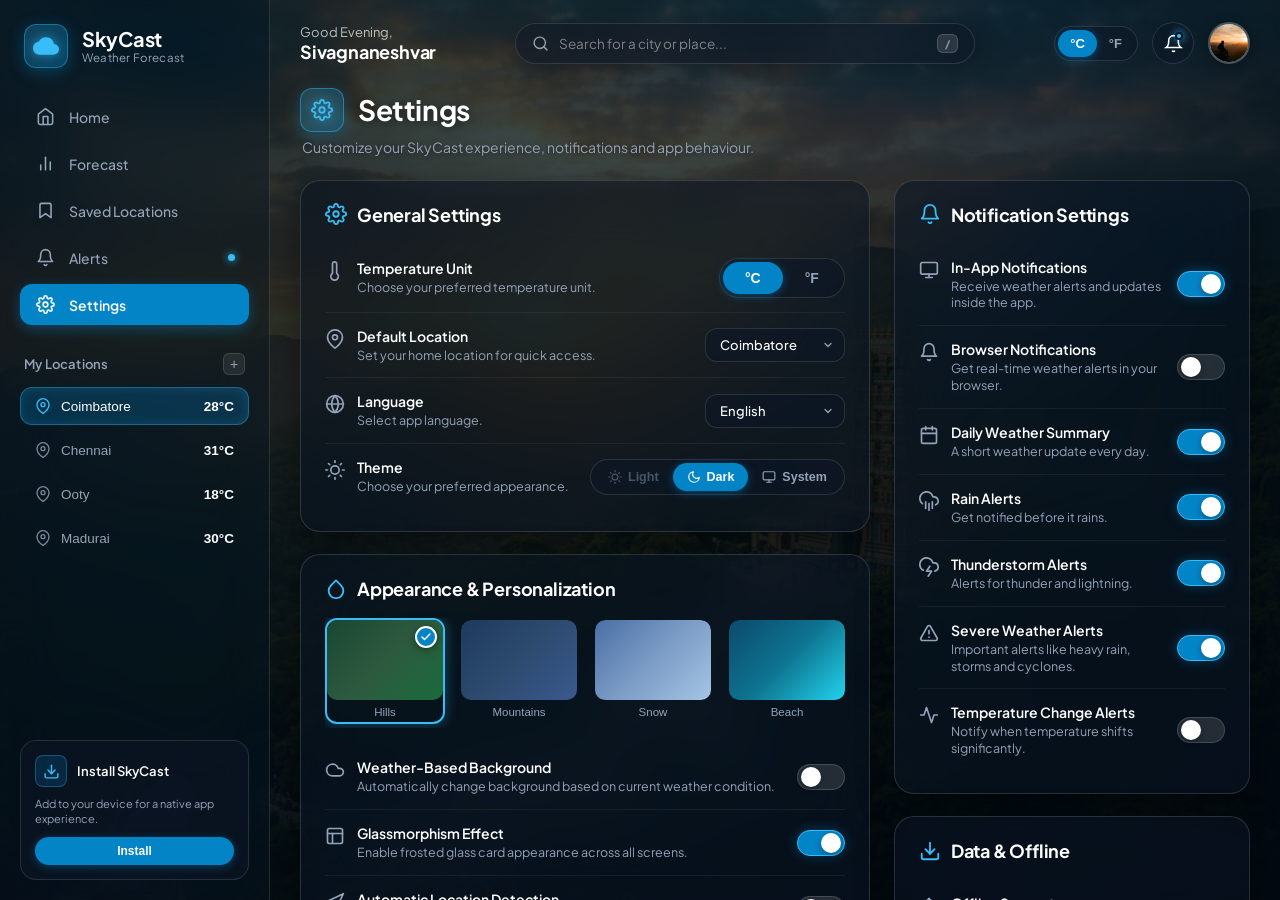
<file: settings.html>
<!DOCTYPE html>
<html lang="en">
<head>
  <meta charset="UTF-8">
  <meta name="viewport" content="width=device-width, initial-scale=1.0">
  <title>SkyCast – Settings</title>
  <meta name="description" content="Customize your SkyCast weather forecast experience, notifications and app behaviour.">

  <!-- Google Fonts for Modern Typography -->
  <link rel="preconnect" href="https://fonts.googleapis.com">
  <link rel="preconnect" href="https://fonts.gstatic.com" crossorigin>
  <link href="https://fonts.googleapis.com/css2?family=Plus+Jakarta+Sans:wght@400;500;600;700&display=swap" rel="stylesheet">

  <!-- Theme Engine (Zero-flash theme initialization) -->
  <script src="js/theme.js"></script>

  <!-- Core & Screen Styles -->
  <link rel="stylesheet" href="css/styles.css">
  <link rel="stylesheet" href="css/settings.css">
</head>
<body>

  <!-- Full Application Wrapper with Scenic Background -->
  <div class="app-container">

    <!-- Mobile Sidebar Backdrop Overlay -->
    <div class="sidebar-backdrop" id="sidebarBackdrop"></div>

    <!-- 1. LEFT SIDEBAR (Transparent Frosted Glass) -->
    <aside class="sidebar" id="sidebar">

      <!-- Logo & Branding -->
      <div class="brand-wrapper">
        <div class="brand-icon-box">
          <svg class="brand-cloud-icon" viewBox="0 0 24 24">
            <path d="M19.35 10.04C18.67 6.59 15.64 4 12 4 9.11 4 6.6 5.64 5.35 8.04 2.34 8.36 0 10.91 0 14c0 3.31 2.69 6 6 6h13c2.76 0 5-2.24 5-5 0-2.64-2.05-4.78-4.65-4.96z"/>
          </svg>
        </div>
        <div class="brand-text">
          <span class="brand-title">SkyCast</span>
          <span class="brand-subtitle">Weather Forecast</span>
        </div>
        <!-- Mobile Sidebar Close Button -->
        <button class="btn-sidebar-close" id="sidebarCloseBtn" aria-label="Close navigation">
          <svg width="20" height="20" viewBox="0 0 24 24" fill="none" stroke="currentColor" stroke-width="2">
            <line x1="18" y1="6" x2="6" y2="18"></line>
            <line x1="6" y1="6" x2="18" y2="18"></line>
          </svg>
        </button>
      </div>

      <!-- Navigation Section -->
      <nav class="nav-section">
        <!-- Home -->
        <a href="index.html" class="nav-link" title="Home Dashboard">
          <svg viewBox="0 0 24 24">
            <path d="M3 9l9-7 9 7v11a2 2 0 0 1-2 2H5a2 2 0 0 1-2-2z"></path>
            <polyline points="9 22 9 12 15 12 15 22"></polyline>
          </svg>
          <span>Home</span>
        </a>

        <!-- Forecast -->
        <a href="forecast.html" class="nav-link" title="Detailed Forecast">
          <svg viewBox="0 0 24 24">
            <line x1="18" y1="20" x2="18" y2="10"></line>
            <line x1="12" y1="20" x2="12" y2="4"></line>
            <line x1="6" y1="20" x2="6" y2="14"></line>
          </svg>
          <span>Forecast</span>
        </a>

        <!-- Saved Locations -->
        <a href="saved-locations.html" class="nav-link" title="Saved Locations">
          <svg viewBox="0 0 24 24">
            <path d="M19 21l-7-5-7 5V5a2 2 0 0 1 2-2h10a2 2 0 0 1 2 2z"></path>
          </svg>
          <span>Saved Locations</span>
        </a>

        <!-- Alerts -->
        <a href="alerts.html" class="nav-link" title="Weather Alerts">
          <svg viewBox="0 0 24 24">
            <path d="M18 8A6 6 0 0 0 6 8c0 7-3 9-3 9h18s-3-2-3-9"></path>
            <path d="M13.73 21a2 2 0 0 1-3.46 0"></path>
          </svg>
          <span>Alerts</span>
          <span class="nav-badge-dot" title="Active alerts"></span>
        </a>

        <!-- Settings (Active) -->
        <a href="settings.html" class="nav-link active" title="Settings">
          <svg viewBox="0 0 24 24">
            <circle cx="12" cy="12" r="3"></circle>
            <path d="M19.4 15a1.65 1.65 0 0 0 .33 1.82l.06.06a2 2 0 0 1 0 2.83 2 2 0 0 1-2.83 0l-.06-.06a1.65 1.65 0 0 0-1.82-.33 1.65 1.65 0 0 0-1 1.51V21a2 2 0 0 1-2 2 2 2 0 0 1-2-2v-.09A1.65 1.65 0 0 0 9 19.4a1.65 1.65 0 0 0-1.82.33l-.06.06a2 2 0 0 1-2.83 0 2 2 0 0 1 0-2.83l.06-.06a1.65 1.65 0 0 0 .33-1.82 1.65 1.65 0 0 0-1.51-1H3a2 2 0 0 1-2-2 2 2 0 0 1 2-2h.09A1.65 1.65 0 0 0 4.6 9a1.65 1.65 0 0 0-.33-1.82l-.06-.06a2 2 0 0 1 0-2.83 2 2 0 0 1 2.83 0l.06.06a1.65 1.65 0 0 0 1.82.33H9a1.65 1.65 0 0 0 1-1.51V3a2 2 0 0 1 2-2 2 2 0 0 1 2 2v.09a1.65 1.65 0 0 0 1 1.51 1.65 1.65 0 0 0 1.82-.33l.06-.06a2 2 0 0 1 2.83 0 2 2 0 0 1 0 2.83l-.06.06a1.65 1.65 0 0 0-.33 1.82V9a1.65 1.65 0 0 0 1.51 1H21a2 2 0 0 1 2 2 2 2 0 0 1-2 2h-.09a1.65 1.65 0 0 0-1.51 1z"></path>
          </svg>
          <span>Settings</span>
        </a>
      </nav>

      <!-- My Locations Section -->
      <div class="locations-section">
        <div class="section-header-row">
          <span class="section-title-sm">My Locations</span>
          <button class="btn-add-location" title="Manage locations" aria-label="Manage locations" onclick="window.location.href='saved-locations.html'">+</button>
        </div>
        <ul class="location-item-list" id="sidebarLocationsList">
          <!-- Populated dynamically via JS -->
        </ul>
      </div>

      <!-- Install SkyCast Card -->
      <div class="install-card">
        <div class="install-header">
          <div class="install-icon-box">
            <svg viewBox="0 0 24 24" fill="none" stroke-width="2" stroke-linecap="round" stroke-linejoin="round">
              <path d="M21 15v4a2 2 0 0 1-2 2H5a2 2 0 0 1-2-2v-4"></path>
              <polyline points="7 10 12 15 17 10"></polyline>
              <line x1="12" y1="15" x2="12" y2="3"></line>
            </svg>
          </div>
          <span class="install-title">Install SkyCast</span>
        </div>
        <p class="install-desc">Add to your device for a native app experience.</p>
        <button class="btn-install" id="btnInstallApp">Install</button>
      </div>

    </aside>

    <!-- 2. MAIN VIEWPORT (Header + Settings Content) -->
    <main class="main-viewport">

      <!-- Top Header Bar -->
      <header class="top-header">

        <!-- Mobile Menu Toggle Button -->
        <button class="btn-mobile-menu" id="mobileMenuBtn" aria-label="Toggle Navigation">
          <svg width="22" height="22" viewBox="0 0 24 24" fill="none" stroke="currentColor" stroke-width="2">
            <line x1="3" y1="12" x2="21" y2="12"></line>
            <line x1="3" y1="6" x2="21" y2="6"></line>
            <line x1="3" y1="18" x2="21" y2="18"></line>
          </svg>
        </button>

        <!-- User Greeting -->
        <div class="user-greeting">
          <span class="greeting-sub">Good Evening,</span>
          <h1 class="greeting-name">Sivagnaneshvar</h1>
        </div>

        <!-- City Search Bar with Shortcut -->
        <div class="search-wrapper">
          <div class="search-bar">
            <svg class="search-icon" viewBox="0 0 24 24" fill="none" stroke-width="2" stroke-linecap="round" stroke-linejoin="round">
              <circle cx="11" cy="11" r="8"></circle>
              <line x1="21" y1="21" x2="16.65" y2="16.65"></line>
            </svg>
            <input
              type="text"
              id="topSearchInput"
              class="search-input"
              placeholder="Search for a city or place..."
              autocomplete="off"
            />
            <span class="search-kbd">/</span>
          </div>
          <!-- Dynamic Autocomplete Suggestions -->
          <div class="search-results-dropdown" id="topSearchResults"></div>
        </div>

        <!-- Right Side Header Controls -->
        <div class="header-actions">
          <!-- Celsius / Fahrenheit Unit Toggle -->
          <div class="temp-toggle-capsule" role="radiogroup" aria-label="Temperature unit selection">
            <button class="unit-btn active" data-unit="C" aria-label="Celsius">°C</button>
            <button class="unit-btn" data-unit="F" aria-label="Fahrenheit">°F</button>
          </div>

          <!-- Notification Bell Button -->
          <div class="btn-bell-wrapper">
            <button class="btn-icon-circle" id="bellBtn" aria-label="View notifications">
              <svg viewBox="0 0 24 24">
                <path d="M18 8A6 6 0 0 0 6 8c0 7-3 9-3 9h18s-3-2-3-9"></path>
                <path d="M13.73 21a2 2 0 0 1-3.46 0"></path>
              </svg>
              <span class="bell-badge-dot" id="bellBadge"></span>
            </button>

            <!-- Notifications Dropdown Popover -->
            <div class="notifications-dropdown" id="notificationsDropdown">
              <div class="notifications-header">
                <span class="notifications-title">Notifications</span>
                <button class="btn-mark-read" id="markAllReadBtn">Mark all read</button>
              </div>
              <ul class="notification-list" id="headerNotificationsList">
                <!-- Injected via JS -->
              </ul>
            </div>
          </div>

          <!-- User Profile Avatar -->
          <div class="profile-avatar-box" title="User Profile">
            <img src="assets/images/avatar.jpg" alt="Sivagnaneshvar" class="profile-avatar-img">
          </div>
        </div>

      </header>

      <!-- ========== SETTINGS PAGE CONTENT ========== -->

      <!-- Page Header -->
      <section class="settings-page-header">
        <div class="settings-title-row">
          <div class="settings-header-icon-box">
            <svg viewBox="0 0 24 24">
              <circle cx="12" cy="12" r="3"></circle>
              <path d="M19.4 15a1.65 1.65 0 0 0 .33 1.82l.06.06a2 2 0 0 1 0 2.83 2 2 0 0 1-2.83 0l-.06-.06a1.65 1.65 0 0 0-1.82-.33 1.65 1.65 0 0 0-1 1.51V21a2 2 0 0 1-2 2 2 2 0 0 1-2-2v-.09A1.65 1.65 0 0 0 9 19.4a1.65 1.65 0 0 0-1.82.33l-.06.06a2 2 0 0 1-2.83 0 2 2 0 0 1 0-2.83l.06-.06a1.65 1.65 0 0 0 .33-1.82 1.65 1.65 0 0 0-1.51-1H3a2 2 0 0 1-2-2 2 2 0 0 1 2-2h.09A1.65 1.65 0 0 0 4.6 9a1.65 1.65 0 0 0-.33-1.82l-.06-.06a2 2 0 0 1 0-2.83 2 2 0 0 1 2.83 0l.06.06a1.65 1.65 0 0 0 1.82.33H9a1.65 1.65 0 0 0 1-1.51V3a2 2 0 0 1 2-2 2 2 0 0 1 2 2v.09a1.65 1.65 0 0 0 1 1.51 1.65 1.65 0 0 0 1.82-.33l.06-.06a2 2 0 0 1 2.83 0 2 2 0 0 1 0 2.83l-.06.06a1.65 1.65 0 0 0-.33 1.82V9a1.65 1.65 0 0 0 1.51 1H21a2 2 0 0 1 2 2 2 2 0 0 1-2 2h-.09a1.65 1.65 0 0 0-1.51 1z"></path>
            </svg>
          </div>
          <h2 class="settings-page-title">Settings</h2>
        </div>
        <p class="settings-page-subtitle">Customize your SkyCast experience, notifications and app behaviour.</p>
      </section>

      <!-- Settings Two-Column Grid -->
      <div class="settings-main-grid">

        <!-- LEFT COLUMN -->
        <div class="settings-left-col">

          <!-- 1. General Settings -->
          <section class="glass-panel settings-section" id="generalSection">
            <div class="section-heading-row">
              <svg class="section-icon" viewBox="0 0 24 24">
                <circle cx="12" cy="12" r="3"></circle>
                <path d="M19.4 15a1.65 1.65 0 0 0 .33 1.82l.06.06a2 2 0 0 1 0 2.83 2 2 0 0 1-2.83 0l-.06-.06a1.65 1.65 0 0 0-1.82-.33 1.65 1.65 0 0 0-1 1.51V21a2 2 0 0 1-2 2 2 2 0 0 1-2-2v-.09A1.65 1.65 0 0 0 9 19.4a1.65 1.65 0 0 0-1.82.33l-.06.06a2 2 0 0 1-2.83 0 2 2 0 0 1 0-2.83l.06-.06a1.65 1.65 0 0 0 .33-1.82 1.65 1.65 0 0 0-1.51-1H3a2 2 0 0 1-2-2 2 2 0 0 1 2-2h.09A1.65 1.65 0 0 0 4.6 9a1.65 1.65 0 0 0-.33-1.82l-.06-.06a2 2 0 0 1 0-2.83 2 2 0 0 1 2.83 0l.06.06a1.65 1.65 0 0 0 1.82.33H9a1.65 1.65 0 0 0 1-1.51V3a2 2 0 0 1 2-2 2 2 0 0 1 2 2v.09a1.65 1.65 0 0 0 1 1.51 1.65 1.65 0 0 0 1.82-.33l.06-.06a2 2 0 0 1 2.83 0 2 2 0 0 1 0 2.83l-.06.06a1.65 1.65 0 0 0-.33 1.82V9a1.65 1.65 0 0 0 1.51 1H21a2 2 0 0 1 2 2 2 2 0 0 1-2 2h-.09a1.65 1.65 0 0 0-1.51 1z"></path>
              </svg>
              <h3 class="section-heading-text">General Settings</h3>
            </div>

            <!-- Temperature Unit -->
            <div class="setting-row">
              <div class="setting-info">
                <svg class="setting-row-icon" viewBox="0 0 24 24"><path d="M14 14.76V3.5a2.5 2.5 0 0 0-5 0v11.26a4.5 4.5 0 1 0 5 0z"></path></svg>
                <div>
                  <span class="setting-name">Temperature Unit</span>
                  <span class="setting-desc">Choose your preferred temperature unit.</span>
                </div>
              </div>
              <div class="temp-unit-toggle" id="settingsTempUnit">
                <button class="setting-unit-btn active" data-unit="C">°C</button>
                <button class="setting-unit-btn" data-unit="F">°F</button>
              </div>
            </div>

            <!-- Default Location -->
            <div class="setting-row">
              <div class="setting-info">
                <svg class="setting-row-icon" viewBox="0 0 24 24"><path d="M21 10c0 7-9 13-9 13s-9-6-9-13a9 9 0 0 1 18 0z"></path><circle cx="12" cy="10" r="3"></circle></svg>
                <div>
                  <span class="setting-name">Default Location</span>
                  <span class="setting-desc">Set your home location for quick access.</span>
                </div>
              </div>
              <div class="setting-select-wrap">
                <select class="setting-select" id="settingsDefaultLocation">
                  <option value="coimbatore">Coimbatore</option>
                  <option value="chennai">Chennai</option>
                  <option value="ooty">Ooty</option>
                  <option value="madurai">Madurai</option>
                  <option value="bengaluru">Bengaluru</option>
                  <option value="salem">Salem</option>
                </select>
              </div>
            </div>

            <!-- Language -->
            <div class="setting-row">
              <div class="setting-info">
                <svg class="setting-row-icon" viewBox="0 0 24 24"><circle cx="12" cy="12" r="10"></circle><line x1="2" y1="12" x2="22" y2="12"></line><path d="M12 2a15.3 15.3 0 0 1 4 10 15.3 15.3 0 0 1-4 10 15.3 15.3 0 0 1-4-10 15.3 15.3 0 0 1 4-10z"></path></svg>
                <div>
                  <span class="setting-name">Language</span>
                  <span class="setting-desc">Select app language.</span>
                </div>
              </div>
              <div class="setting-select-wrap">
                <select class="setting-select" id="settingsLanguage">
                  <option value="en">English</option>
                  <option value="ta">Tamil</option>
                  <option value="hi">Hindi</option>
                  <option value="es">Spanish</option>
                  <option value="fr">French</option>
                </select>
              </div>
            </div>

            <!-- Theme -->
            <div class="setting-row">
              <div class="setting-info">
                <svg class="setting-row-icon" viewBox="0 0 24 24"><circle cx="12" cy="12" r="5"></circle><line x1="12" y1="1" x2="12" y2="3"></line><line x1="12" y1="21" x2="12" y2="23"></line><line x1="4.22" y1="4.22" x2="5.64" y2="5.64"></line><line x1="18.36" y1="18.36" x2="19.78" y2="19.78"></line><line x1="1" y1="12" x2="3" y2="12"></line><line x1="21" y1="12" x2="23" y2="12"></line><line x1="4.22" y1="19.78" x2="5.64" y2="18.36"></line><line x1="18.36" y1="5.64" x2="19.78" y2="4.22"></line></svg>
                <div>
                  <span class="setting-name">Theme</span>
                  <span class="setting-desc">Choose your preferred appearance.</span>
                </div>
              </div>
              <div class="theme-toggle-group" id="settingsThemeToggle">
                <button class="theme-btn" data-theme="light">
                  <svg viewBox="0 0 24 24"><circle cx="12" cy="12" r="5"></circle><line x1="12" y1="1" x2="12" y2="3"></line><line x1="12" y1="21" x2="12" y2="23"></line><line x1="4.22" y1="4.22" x2="5.64" y2="5.64"></line><line x1="18.36" y1="18.36" x2="19.78" y2="19.78"></line><line x1="1" y1="12" x2="3" y2="12"></line><line x1="21" y1="12" x2="23" y2="12"></line><line x1="4.22" y1="19.78" x2="5.64" y2="18.36"></line><line x1="18.36" y1="5.64" x2="19.78" y2="4.22"></line></svg>
                  Light
                </button>
                <button class="theme-btn active" data-theme="dark">
                  <svg viewBox="0 0 24 24"><path d="M21 12.79A9 9 0 1 1 11.21 3 7 7 0 0 0 21 12.79z"></path></svg>
                  Dark
                </button>
                <button class="theme-btn" data-theme="system">
                  <svg viewBox="0 0 24 24"><rect x="2" y="3" width="20" height="14" rx="2" ry="2"></rect><line x1="8" y1="21" x2="16" y2="21"></line><line x1="12" y1="17" x2="12" y2="21"></line></svg>
                  System
                </button>
              </div>
            </div>
          </section>

          <!-- 2. Appearance & Personalization -->
          <section class="glass-panel settings-section" id="appearanceSection">
            <div class="section-heading-row">
              <svg class="section-icon" viewBox="0 0 24 24"><path d="M12 2.69l5.66 5.66a8 8 0 1 1-11.31 0z"></path></svg>
              <h3 class="section-heading-text">Appearance & Personalization</h3>
            </div>

            <!-- Background Image Gallery -->
            <div class="bg-gallery-wrap">
              <div class="bg-gallery" id="bgGallery">
                <button class="bg-thumb active" data-bg="hills" title="Hills">
                  <div class="bg-thumb-img" style="background: linear-gradient(135deg, #1a4731, #2d5a3f, #1a6b3c);"></div>
                  <span class="bg-thumb-check">
                    <svg viewBox="0 0 24 24"><polyline points="20 6 9 17 4 12"></polyline></svg>
                  </span>
                  <span class="bg-thumb-label">Hills</span>
                </button>
                <button class="bg-thumb" data-bg="mountains" title="Mountains">
                  <div class="bg-thumb-img" style="background: linear-gradient(135deg, #1e3a5f, #2d4a6f, #3a5a8f);"></div>
                  <span class="bg-thumb-check">
                    <svg viewBox="0 0 24 24"><polyline points="20 6 9 17 4 12"></polyline></svg>
                  </span>
                  <span class="bg-thumb-label">Mountains</span>
                </button>
                <button class="bg-thumb" data-bg="snow" title="Snow">
                  <div class="bg-thumb-img" style="background: linear-gradient(135deg, #4a6fa5, #7b9cc5, #a5c5e5);"></div>
                  <span class="bg-thumb-check">
                    <svg viewBox="0 0 24 24"><polyline points="20 6 9 17 4 12"></polyline></svg>
                  </span>
                  <span class="bg-thumb-label">Snow</span>
                </button>
                <button class="bg-thumb" data-bg="beach" title="Beach">
                  <div class="bg-thumb-img" style="background: linear-gradient(135deg, #0c4a6e, #0e7490, #22d3ee);"></div>
                  <span class="bg-thumb-check">
                    <svg viewBox="0 0 24 24"><polyline points="20 6 9 17 4 12"></polyline></svg>
                  </span>
                  <span class="bg-thumb-label">Beach</span>
                </button>
                <button class="bg-thumb" data-bg="city" title="City">
                  <div class="bg-thumb-img" style="background: linear-gradient(135deg, #1e1b4b, #312e81, #4338ca);"></div>
                  <span class="bg-thumb-check">
                    <svg viewBox="0 0 24 24"><polyline points="20 6 9 17 4 12"></polyline></svg>
                  </span>
                  <span class="bg-thumb-label">City</span>
                </button>
              </div>
            </div>

            <!-- Weather-Based Background -->
            <div class="setting-row">
              <div class="setting-info">
                <svg class="setting-row-icon" viewBox="0 0 24 24"><path d="M17.5 19H9a7 7 0 1 1 6.71-9h1.79a4.5 4.5 0 1 1 0 9Z"></path></svg>
                <div>
                  <span class="setting-name">Weather-Based Background</span>
                  <span class="setting-desc">Automatically change background based on current weather condition.</span>
                </div>
              </div>
              <label class="toggle-switch">
                <input type="checkbox" id="settingsWeatherBg">
                <span class="toggle-slider"></span>
              </label>
            </div>

            <!-- Glassmorphism Effect -->
            <div class="setting-row">
              <div class="setting-info">
                <svg class="setting-row-icon" viewBox="0 0 24 24"><rect x="3" y="3" width="18" height="18" rx="2" ry="2"></rect><line x1="3" y1="9" x2="21" y2="9"></line><line x1="9" y1="21" x2="9" y2="9"></line></svg>
                <div>
                  <span class="setting-name">Glassmorphism Effect</span>
                  <span class="setting-desc">Enable frosted glass card appearance across all screens.</span>
                </div>
              </div>
              <label class="toggle-switch">
                <input type="checkbox" id="settingsGlassEffect" checked>
                <span class="toggle-slider"></span>
              </label>
            </div>

            <!-- Automatic Location Detection -->
            <div class="setting-row">
              <div class="setting-info">
                <svg class="setting-row-icon" viewBox="0 0 24 24"><polygon points="3 11 22 2 13 21 11 13 3 11"></polygon></svg>
                <div>
                  <span class="setting-name">Automatic Location Detection</span>
                  <span class="setting-desc">Use GPS to detect your current city. <span class="demo-tag">Demo</span></span>
                </div>
              </div>
              <label class="toggle-switch">
                <input type="checkbox" id="settingsAutoLocation">
                <span class="toggle-slider"></span>
              </label>
            </div>
          </section>

          <!-- 5. App & About -->
          <section class="glass-panel settings-section" id="aboutSection">
            <div class="section-heading-row">
              <svg class="section-icon" viewBox="0 0 24 24"><circle cx="12" cy="12" r="10"></circle><line x1="12" y1="16" x2="12" y2="12"></line><line x1="12" y1="8" x2="12.01" y2="8"></line></svg>
              <h3 class="section-heading-text">App & About</h3>
            </div>

            <div class="about-app-row">
              <div class="about-app-logo">
                <svg viewBox="0 0 24 24">
                  <path d="M19.35 10.04C18.67 6.59 15.64 4 12 4 9.11 4 6.6 5.64 5.35 8.04 2.34 8.36 0 10.91 0 14c0 3.31 2.69 6 6 6h13c2.76 0 5-2.24 5-5 0-2.64-2.05-4.78-4.65-4.96z"/>
                </svg>
              </div>
              <div class="about-app-info">
                <span class="about-app-name">SkyCast</span>
                <span class="about-app-ver">Version 1.0.0</span>
              </div>
              <p class="about-app-desc">A modern weather forecast app with real-time updates, alerts and beautiful experiences.</p>
            </div>

            <div class="about-links-grid">
              <a href="#" class="about-link-card" id="aboutHelp">
                <svg viewBox="0 0 24 24"><circle cx="12" cy="12" r="10"></circle><path d="M9.09 9a3 3 0 0 1 5.83 1c0 2-3 3-3 3"></path><line x1="12" y1="17" x2="12.01" y2="17"></line></svg>
                <span class="about-link-title">Help & Guide</span>
                <span class="about-link-sub">Learn how to use SkyCast</span>
              </a>
              <a href="#" class="about-link-card" id="aboutPrivacy">
                <svg viewBox="0 0 24 24"><rect x="3" y="11" width="18" height="11" rx="2" ry="2"></rect><path d="M7 11V7a5 5 0 0 1 10 0v4"></path></svg>
                <span class="about-link-title">Privacy Policy</span>
                <span class="about-link-sub">How we handle your data</span>
              </a>
              <a href="#" class="about-link-card" id="aboutTerms">
                <svg viewBox="0 0 24 24"><path d="M14 2H6a2 2 0 0 0-2 2v16a2 2 0 0 0 2 2h12a2 2 0 0 0 2-2V8z"></path><polyline points="14 2 14 8 20 8"></polyline><line x1="16" y1="13" x2="8" y2="13"></line><line x1="16" y1="17" x2="8" y2="17"></line><polyline points="10 9 9 9 8 9"></polyline></svg>
                <span class="about-link-title">Terms of Use</span>
                <span class="about-link-sub">App usage terms and conditions</span>
              </a>
              <a href="#" class="about-link-card" id="aboutRate">
                <svg viewBox="0 0 24 24"><polygon points="12 2 15.09 8.26 22 9.27 17 14.14 18.18 21.02 12 17.77 5.82 21.02 7 14.14 2 9.27 8.91 8.26 12 2"></polygon></svg>
                <span class="about-link-title">Rate SkyCast</span>
                <span class="about-link-sub">Support us with a review</span>
              </a>
              <a href="#" class="about-link-card" id="aboutUpdates">
                <svg viewBox="0 0 24 24"><polyline points="23 4 23 10 17 10"></polyline><polyline points="1 20 1 14 7 14"></polyline><path d="M3.51 9a9 9 0 0 1 14.85-3.36L23 10M1 14l4.64 4.36A9 9 0 0 0 20.49 15"></path></svg>
                <span class="about-link-title">Check for Updates</span>
                <span class="about-link-sub">Get the latest version</span>
              </a>
            </div>
          </section>

        </div>

        <!-- RIGHT COLUMN -->
        <div class="settings-right-col">

          <!-- 3. Notification Settings -->
          <section class="glass-panel settings-section" id="notificationsSection">
            <div class="section-heading-row">
              <svg class="section-icon" viewBox="0 0 24 24"><path d="M18 8A6 6 0 0 0 6 8c0 7-3 9-3 9h18s-3-2-3-9"></path><path d="M13.73 21a2 2 0 0 1-3.46 0"></path></svg>
              <h3 class="section-heading-text">Notification Settings</h3>
            </div>

            <!-- In-App Notifications -->
            <div class="setting-row">
              <div class="setting-info">
                <svg class="setting-row-icon" viewBox="0 0 24 24"><rect x="2" y="3" width="20" height="14" rx="2" ry="2"></rect><line x1="8" y1="21" x2="16" y2="21"></line><line x1="12" y1="17" x2="12" y2="21"></line></svg>
                <div>
                  <span class="setting-name">In-App Notifications</span>
                  <span class="setting-desc">Receive weather alerts and updates inside the app.</span>
                </div>
              </div>
              <label class="toggle-switch">
                <input type="checkbox" id="settingsInAppNotif" checked>
                <span class="toggle-slider"></span>
              </label>
            </div>

            <!-- Browser Notifications -->
            <div class="setting-row">
              <div class="setting-info">
                <svg class="setting-row-icon" viewBox="0 0 24 24"><path d="M18 8A6 6 0 0 0 6 8c0 7-3 9-3 9h18s-3-2-3-9"></path><path d="M13.73 21a2 2 0 0 1-3.46 0"></path></svg>
                <div>
                  <span class="setting-name">Browser Notifications</span>
                  <span class="setting-desc">Get real-time weather alerts in your browser.</span>
                </div>
              </div>
              <label class="toggle-switch">
                <input type="checkbox" id="settingsBrowserNotif">
                <span class="toggle-slider"></span>
              </label>
            </div>

            <!-- Daily Weather Summary -->
            <div class="setting-row">
              <div class="setting-info">
                <svg class="setting-row-icon" viewBox="0 0 24 24"><rect x="3" y="4" width="18" height="18" rx="2" ry="2"></rect><line x1="16" y1="2" x2="16" y2="6"></line><line x1="8" y1="2" x2="8" y2="6"></line><line x1="3" y1="10" x2="21" y2="10"></line></svg>
                <div>
                  <span class="setting-name">Daily Weather Summary</span>
                  <span class="setting-desc">A short weather update every day.</span>
                </div>
              </div>
              <label class="toggle-switch">
                <input type="checkbox" id="settingsDailySummary" checked>
                <span class="toggle-slider"></span>
              </label>
            </div>

            <!-- Rain Alerts -->
            <div class="setting-row">
              <div class="setting-info">
                <svg class="setting-row-icon" viewBox="0 0 24 24"><line x1="16" y1="13" x2="16" y2="21"></line><line x1="8" y1="13" x2="8" y2="21"></line><line x1="12" y1="15" x2="12" y2="23"></line><path d="M20 16.58A5 5 0 0 0 18 7h-1.26A8 8 0 1 0 4 15.25"></path></svg>
                <div>
                  <span class="setting-name">Rain Alerts</span>
                  <span class="setting-desc">Get notified before it rains.</span>
                </div>
              </div>
              <label class="toggle-switch">
                <input type="checkbox" id="settingsRainAlert" checked>
                <span class="toggle-slider"></span>
              </label>
            </div>

            <!-- Thunderstorm Alerts -->
            <div class="setting-row">
              <div class="setting-info">
                <svg class="setting-row-icon" viewBox="0 0 24 24"><path d="M19 16.9A5 5 0 0 0 18 7h-1.26a8 8 0 1 0-11.62 9"></path><polyline points="13 11 9 17 15 17 11 23"></polyline></svg>
                <div>
                  <span class="setting-name">Thunderstorm Alerts</span>
                  <span class="setting-desc">Alerts for thunder and lightning.</span>
                </div>
              </div>
              <label class="toggle-switch">
                <input type="checkbox" id="settingsThunderAlert" checked>
                <span class="toggle-slider"></span>
              </label>
            </div>

            <!-- Severe Weather Alerts -->
            <div class="setting-row">
              <div class="setting-info">
                <svg class="setting-row-icon" viewBox="0 0 24 24"><path d="m21.73 18-8-14a2 2 0 0 0-3.48 0l-8 14A2 2 0 0 0 4 21h16a2 2 0 0 0 1.73-3Z"></path><line x1="12" y1="9" x2="12" y2="13"></line><line x1="12" y1="17" x2="12.01" y2="17"></line></svg>
                <div>
                  <span class="setting-name">Severe Weather Alerts</span>
                  <span class="setting-desc">Important alerts like heavy rain, storms and cyclones.</span>
                </div>
              </div>
              <label class="toggle-switch">
                <input type="checkbox" id="settingsSevereAlert" checked>
                <span class="toggle-slider"></span>
              </label>
            </div>

            <!-- Temperature Change Alerts -->
            <div class="setting-row">
              <div class="setting-info">
                <svg class="setting-row-icon" viewBox="0 0 24 24"><polyline points="22 12 18 12 15 21 9 3 6 12 2 12"></polyline></svg>
                <div>
                  <span class="setting-name">Temperature Change Alerts</span>
                  <span class="setting-desc">Notify when temperature shifts significantly.</span>
                </div>
              </div>
              <label class="toggle-switch">
                <input type="checkbox" id="settingsTempChangeAlert">
                <span class="toggle-slider"></span>
              </label>
            </div>
          </section>

          <!-- 4. Data & Offline -->
          <section class="glass-panel settings-section" id="dataSection">
            <div class="section-heading-row">
              <svg class="section-icon" viewBox="0 0 24 24"><path d="M21 15v4a2 2 0 0 1-2 2H5a2 2 0 0 1-2-2v-4"></path><polyline points="7 10 12 15 17 10"></polyline><line x1="12" y1="15" x2="12" y2="3"></line></svg>
              <h3 class="section-heading-text">Data & Offline</h3>
            </div>

            <!-- Offline Support -->
            <div class="setting-row">
              <div class="setting-info">
                <svg class="setting-row-icon" viewBox="0 0 24 24"><path d="M21 15v4a2 2 0 0 1-2 2H5a2 2 0 0 1-2-2v-4"></path><polyline points="17 8 12 3 7 8"></polyline><line x1="12" y1="3" x2="12" y2="15"></line></svg>
                <div>
                  <span class="setting-name">Offline Support</span>
                  <span class="setting-desc">Show last fetched weather data when you're offline. <span class="demo-tag">Demo</span></span>
                </div>
              </div>
              <label class="toggle-switch">
                <input type="checkbox" id="settingsOffline">
                <span class="toggle-slider"></span>
              </label>
            </div>

            <!-- Auto Refresh -->
            <div class="setting-row">
              <div class="setting-info">
                <svg class="setting-row-icon" viewBox="0 0 24 24"><polyline points="23 4 23 10 17 10"></polyline><path d="M20.49 15a9 9 0 1 1-2.12-9.36L23 10"></path></svg>
                <div>
                  <span class="setting-name">Auto Refresh</span>
                  <span class="setting-desc">Automatically update weather data at the selected interval.</span>
                </div>
              </div>
              <div class="setting-select-wrap">
                <select class="setting-select" id="settingsRefreshInterval">
                  <option value="off">Off (Disabled)</option>
                  <option value="5">5 minutes</option>
                  <option value="10">10 minutes</option>
                  <option value="15">15 minutes</option>
                  <option value="30" selected>30 minutes</option>
                  <option value="60">1 hour</option>
                </select>
              </div>
            </div>

            <!-- Clear Cache -->
            <div class="setting-row">
              <div class="setting-info">
                <svg class="setting-row-icon" viewBox="0 0 24 24"><polyline points="3 6 5 6 21 6"></polyline><path d="M19 6v14a2 2 0 0 1-2 2H7a2 2 0 0 1-2-2V6m3 0V4a2 2 0 0 1 2-2h4a2 2 0 0 1 2 2v2"></path></svg>
                <div>
                  <span class="setting-name">Clear Cache</span>
                  <span class="setting-desc">Remove stored weather data and images.</span>
                </div>
              </div>
              <button class="btn-danger-sm" id="settingsClearCache">Clear</button>
            </div>

            <!-- Last Updated Info -->
            <div class="setting-row last-updated-row">
              <span class="setting-last-updated" id="settingsLastUpdated">Last updated: –</span>
            </div>
          </section>

          <!-- Reset Settings -->
          <section class="glass-panel settings-section settings-reset-section">
            <button class="btn-reset-defaults" id="settingsResetBtn">
              <svg viewBox="0 0 24 24"><polyline points="1 4 1 10 7 10"></polyline><path d="M3.51 15a9 9 0 1 0 2.13-9.36L1 10"></path></svg>
              Reset to Default Settings
            </button>
          </section>

        </div>

      </div>

      <!-- Toast Notification -->
      <div class="settings-toast" id="settingsToast">
        <svg viewBox="0 0 24 24"><path d="M22 11.08V12a10 10 0 1 1-5.93-9.14"></path><polyline points="22 4 12 14.01 9 11.01"></polyline></svg>
        <span id="settingsToastMsg">Settings saved</span>
      </div>

    </main>
  </div>

  <!-- Application Scripts -->
  <script src="js/mock-data.js"></script>
  <script src="js/utils.js"></script>
  <script src="js/weather-service.js"></script>
  <script src="js/settings.js"></script>
</body>
</html>
</file>
<file: css/styles.css>
/* ==========================================================================
   SkyCast Weather Forecast - Home Dashboard Styles
   Theme: Premium Dark Glassmorphism with Scenic Background
   ========================================================================== */

/* --- CSS Variables & Design Tokens --- */
:root {
  /* Colors */
  --bg-dark-base: #070d18;
  --glass-surface: rgba(13, 23, 38, 0.48);
  --glass-surface-hover: rgba(22, 38, 62, 0.58);
  --glass-card: rgba(12, 22, 36, 0.52);
  --glass-sidebar: rgba(10, 19, 32, 0.42);
  --glass-border: rgba(255, 255, 255, 0.12);
  --glass-border-light: rgba(255, 255, 255, 0.18);
  --glass-border-highlight: rgba(56, 189, 248, 0.4);

  /* Brand Accents */
  --primary-blue: #0284c7;
  --primary-blue-glow: rgba(2, 132, 199, 0.45);
  --accent-cyan: #38bdf8;
  --accent-sun: #facc15;
  --accent-sun-glow: rgba(250, 204, 21, 0.4);
  --accent-green: #22c55e;
  --accent-red: #ef4444;
  --accent-amber: #f59e0b;

  /* Typography Colors */
  --text-white: #ffffff;
  --text-muted: #94a3b8;
  --text-dim: #64748b;
  --text-accent: #38bdf8;

  /* Elevation & Shadows */
  --shadow-glass: 0 12px 32px 0 rgba(0, 0, 0, 0.38);
  --shadow-glow: 0 4px 20px rgba(56, 189, 248, 0.25);
  --shadow-pill: 0 4px 14px rgba(2, 132, 199, 0.4);

  /* Layout */
  --sidebar-width: 270px;
  --header-height: 72px;
  --border-radius-xl: 20px;
  --border-radius-lg: 16px;
  --border-radius-md: 12px;
  --border-radius-pill: 9999px;

  /* Transitions */
  --transition-smooth: all 0.25s cubic-bezier(0.4, 0, 0.2, 1);
  --transition-bounce: all 0.35s cubic-bezier(0.34, 1.56, 0.64, 1);
}

/* --- Base & Reset --- */
*, *::before, *::after {
  box-sizing: border-box;
  margin: 0;
  padding: 0;
}

html, body {
  width: 100%;
  height: 100%;
  overflow-x: hidden;
  font-family: 'Plus Jakarta Sans', 'Inter', -apple-system, BlinkMacSystemFont, "Segoe UI", Roboto, sans-serif;
  color: var(--text-white);
  background-color: var(--bg-dark-base);
  -webkit-font-smoothing: antialiased;
  -moz-osx-font-smoothing: grayscale;
  scroll-behavior: smooth;
}

/* --- App Container & Scenic Wallpaper --- */
.app-container {
  position: relative;
  width: 100%;
  min-height: 100vh;
  display: flex;
  background-image: var(--skycast-city-background, var(--skycast-city-bg, url('/assets/images/background.jpg')));
  background-size: cover;
  background-position: center center;
  background-attachment: fixed;
  background-repeat: no-repeat;
  overflow: hidden;
  transition: background-image 0.4s ease-in-out;
}

/* Atmospheric Darkness Gradient Overlay (allows scenery to pop while keeping UI legible) */
.app-container::before {
  content: '';
  position: fixed;
  inset: 0;
  background: radial-gradient(circle at 50% 30%, rgba(4, 10, 20, 0.32) 0%, rgba(3, 8, 16, 0.72) 100%),
              linear-gradient(180deg, rgba(6, 14, 26, 0.36) 0%, rgba(4, 9, 18, 0.68) 100%);
  pointer-events: none;
  z-index: 1;
}

/* ==========================================================================
   SkyCast Dynamic Backgrounds (Manual Gallery & Weather-Based Atmospheric Engine)
   ========================================================================== */

/* 1. Manual Gallery Backgrounds */
[data-bg="hills"] .app-container {
  background-image: 
    linear-gradient(135deg, rgba(20, 83, 45, 0.48) 0%, rgba(6, 78, 59, 0.36) 50%, rgba(4, 30, 20, 0.72) 100%),
    var(--skycast-city-background, var(--skycast-city-bg, url('/assets/images/background.jpg')));
}

[data-bg="mountains"] .app-container {
  background-image: 
    linear-gradient(135deg, rgba(30, 58, 95, 0.55) 0%, rgba(15, 23, 42, 0.65) 60%, rgba(8, 15, 28, 0.85) 100%),
    url('../assets/images/background.jpg');
}

[data-bg="snow"] .app-container {
  background-image: 
    linear-gradient(135deg, rgba(74, 111, 165, 0.50) 0%, rgba(123, 156, 197, 0.34) 40%, rgba(15, 23, 42, 0.75) 100%),
    url('../assets/images/background.jpg');
}

[data-bg="beach"] .app-container {
  background-image: 
    radial-gradient(circle at 80% 15%, rgba(34, 211, 238, 0.30) 0%, transparent 55%),
    linear-gradient(135deg, rgba(12, 74, 110, 0.50) 0%, rgba(14, 116, 144, 0.38) 45%, rgba(6, 30, 48, 0.80) 100%),
    url('../assets/images/background.jpg');
}

[data-bg="city"] .app-container {
  background-image: 
    radial-gradient(circle at 30% 70%, rgba(99, 102, 241, 0.28) 0%, transparent 50%),
    linear-gradient(135deg, rgba(30, 27, 75, 0.58) 0%, rgba(67, 56, 202, 0.36) 45%, rgba(15, 10, 35, 0.86) 100%),
    url('../assets/images/background.jpg');
}

/* 2. Weather-Based Scenic Backgrounds */
/* Clear sky during daytime -> Sunny / bright scenic */
[data-bg="weather-sunny"] .app-container {
  background-image: 
    radial-gradient(circle at 20% 18%, rgba(254, 240, 138, 0.45) 0%, rgba(251, 191, 36, 0.25) 30%, transparent 60%),
    linear-gradient(135deg, rgba(245, 158, 11, 0.35) 0%, rgba(180, 83, 9, 0.20) 45%, rgba(15, 23, 42, 0.55) 100%),
    var(--skycast-city-background, var(--skycast-city-bg, url('/assets/images/background.jpg')));
}

/* Partly cloudy -> Partly cloudy scenic */
[data-bg="weather-partly-cloudy"] .app-container {
  background-image: 
    radial-gradient(circle at 75% 22%, rgba(255, 255, 255, 0.38) 0%, rgba(224, 242, 254, 0.20) 35%, transparent 55%),
    linear-gradient(135deg, rgba(56, 189, 248, 0.30) 0%, rgba(96, 165, 250, 0.22) 45%, rgba(15, 23, 42, 0.60) 100%),
    var(--skycast-city-background, var(--skycast-city-bg, url('/assets/images/background.jpg')));
}

/* Overcast -> Cloudy background */
[data-bg="weather-cloudy"] .app-container {
  background-image: 
    radial-gradient(circle at 50% 25%, rgba(148, 163, 184, 0.30) 0%, transparent 70%),
    linear-gradient(180deg, rgba(71, 85, 105, 0.60) 0%, rgba(51, 65, 85, 0.75) 55%, rgba(15, 23, 42, 0.85) 100%),
    var(--skycast-city-background, var(--skycast-city-bg, url('/assets/images/background.jpg')));
}

/* Rain / drizzle -> Rainy background */
[data-bg="weather-rainy"] .app-container {
  background-image: 
    radial-gradient(circle at 50% 20%, rgba(56, 189, 248, 0.25) 0%, transparent 65%),
    linear-gradient(180deg, rgba(15, 23, 42, 0.70) 0%, rgba(14, 116, 144, 0.42) 50%, rgba(15, 23, 42, 0.90) 100%),
    var(--skycast-city-background, var(--skycast-city-bg, url('/assets/images/background.jpg')));
}

/* Thunderstorm -> Stormy background */
[data-bg="weather-stormy"] .app-container {
  background-image: 
    radial-gradient(circle at 35% 15%, rgba(192, 132, 252, 0.45) 0%, rgba(147, 51, 234, 0.25) 30%, transparent 50%),
    linear-gradient(135deg, rgba(24, 10, 45, 0.85) 0%, rgba(67, 56, 202, 0.48) 50%, rgba(10, 8, 28, 0.95) 100%),
    var(--skycast-city-background, var(--skycast-city-bg, url('/assets/images/background.jpg')));
}

/* Snow -> Snowy background */
[data-bg="weather-snowy"] .app-container {
  background-image: 
    radial-gradient(circle at 65% 18%, rgba(255, 255, 255, 0.52) 0%, rgba(224, 242, 254, 0.30) 35%, transparent 60%),
    linear-gradient(135deg, rgba(147, 197, 253, 0.45) 0%, rgba(186, 230, 253, 0.28) 40%, rgba(15, 23, 42, 0.72) 100%),
    var(--skycast-city-background, var(--skycast-city-bg, url('/assets/images/background.jpg')));
}

/* Clear sky during nighttime -> Night scenic background */
[data-bg="weather-night"] .app-container {
  background-image: 
    radial-gradient(circle at 80% 18%, rgba(224, 231, 255, 0.35) 0%, rgba(165, 180, 252, 0.18) 35%, transparent 48%),
    linear-gradient(180deg, rgba(2, 6, 23, 0.90) 0%, rgba(15, 23, 42, 0.80) 50%, rgba(24, 18, 55, 0.90) 100%),
    var(--skycast-city-background, var(--skycast-city-bg, url('/assets/images/background.jpg')));
}

/* Fog / mist / haze -> Foggy background */
[data-bg="weather-foggy"] .app-container {
  background-image: 
    radial-gradient(circle at 50% 45%, rgba(241, 245, 249, 0.50) 0%, rgba(203, 213, 225, 0.32) 50%, transparent 80%),
    linear-gradient(180deg, rgba(148, 163, 184, 0.65) 0%, rgba(100, 116, 139, 0.55) 50%, rgba(30, 41, 59, 0.80) 100%),
    var(--skycast-city-background, var(--skycast-city-bg, url('/assets/images/background.jpg')));
}

/* --- Left Sidebar (Frosted Transparent Glass) --- */
.sidebar {
  position: relative;
  z-index: 10;
  width: var(--sidebar-width);
  min-width: var(--sidebar-width);
  height: 100vh;
  display: flex;
  flex-direction: column;
  padding: 24px 20px 20px 20px;
  background: var(--glass-sidebar);
  backdrop-filter: blur(28px) saturate(180%);
  -webkit-backdrop-filter: blur(28px) saturate(180%);
  border-right: 1px solid var(--glass-border);
  overflow-y: auto;
  scrollbar-width: thin;
  scrollbar-color: rgba(255, 255, 255, 0.15) transparent;
  transition: transform 0.3s ease;
}

.sidebar::-webkit-scrollbar {
  width: 4px;
}
.sidebar::-webkit-scrollbar-thumb {
  background: rgba(255, 255, 255, 0.15);
  border-radius: 4px;
}

/* Logo & Branding */
.brand-wrapper {
  display: flex;
  align-items: center;
  gap: 14px;
  margin-bottom: 28px;
  padding-left: 4px;
}

.btn-sidebar-close {
  display: none;
  margin-left: auto;
  width: 32px;
  height: 32px;
  border-radius: 8px;
  background: rgba(255, 255, 255, 0.08);
  border: 1px solid rgba(255, 255, 255, 0.12);
  color: var(--text-white);
  align-items: center;
  justify-content: center;
  cursor: pointer;
  transition: var(--transition-smooth);
}

.btn-sidebar-close:hover {
  background: rgba(255, 255, 255, 0.18);
  color: var(--accent-cyan);
}

.brand-icon-box {
  width: 44px;
  height: 44px;
  border-radius: 12px;
  display: flex;
  align-items: center;
  justify-content: center;
  background: linear-gradient(135deg, rgba(56, 189, 248, 0.25), rgba(2, 132, 199, 0.4));
  border: 1px solid rgba(56, 189, 248, 0.4);
  box-shadow: 0 4px 16px rgba(2, 132, 199, 0.35);
}

.brand-cloud-icon {
  width: 26px;
  height: 26px;
  fill: #38bdf8;
  filter: drop-shadow(0 0 6px rgba(56, 189, 248, 0.6));
}

.brand-text {
  display: flex;
  flex-direction: column;
}

.brand-title {
  font-size: 20px;
  font-weight: 700;
  letter-spacing: -0.3px;
  color: var(--text-white);
  line-height: 1.15;
}

.brand-subtitle {
  font-size: 11.5px;
  font-weight: 400;
  color: var(--text-muted);
  letter-spacing: 0.2px;
}

/* Sidebar Navigation Links */
.nav-section {
  display: flex;
  flex-direction: column;
  gap: 6px;
  margin-bottom: 28px;
}

.nav-link {
  position: relative;
  display: flex;
  align-items: center;
  gap: 14px;
  padding: 11px 16px;
  border-radius: var(--border-radius-md);
  color: var(--text-muted);
  text-decoration: none;
  font-size: 14px;
  font-weight: 500;
  transition: var(--transition-smooth);
  cursor: pointer;
}

.nav-link svg {
  width: 19px;
  height: 19px;
  fill: none;
  stroke: currentColor;
  stroke-width: 2;
  stroke-linecap: round;
  stroke-linejoin: round;
  transition: var(--transition-smooth);
}

.nav-link:hover {
  color: var(--text-white);
  background: rgba(255, 255, 255, 0.08);
}

.nav-link.active {
  color: var(--text-white);
  background: var(--primary-blue);
  box-shadow: var(--shadow-pill);
  font-weight: 600;
}

.nav-link.active svg {
  stroke: var(--text-white);
}

.nav-badge-dot {
  position: absolute;
  right: 14px;
  width: 7px;
  height: 7px;
  background: var(--accent-cyan);
  border-radius: 50%;
  box-shadow: 0 0 8px var(--accent-cyan);
}

/* My Locations Section */
.locations-section {
  margin-bottom: auto;
  padding-bottom: 20px;
}

.section-header-row {
  display: flex;
  align-items: center;
  justify-content: space-between;
  margin-bottom: 12px;
  padding: 0 4px;
}

.section-title-sm {
  font-size: 13px;
  font-weight: 600;
  color: var(--text-muted);
  letter-spacing: 0.2px;
}

.btn-add-location {
  width: 22px;
  height: 22px;
  border-radius: 6px;
  display: flex;
  align-items: center;
  justify-content: center;
  background: rgba(255, 255, 255, 0.08);
  border: 1px solid rgba(255, 255, 255, 0.12);
  color: var(--text-muted);
  font-size: 14px;
  cursor: pointer;
  transition: var(--transition-smooth);
}

.btn-add-location:hover {
  background: rgba(255, 255, 255, 0.18);
  color: var(--text-white);
  transform: scale(1.05);
}

.location-item-list {
  display: flex;
  flex-direction: column;
  gap: 6px;
  list-style: none;
}

.location-item-btn {
  width: 100%;
  display: flex;
  align-items: center;
  justify-content: space-between;
  padding: 10px 14px;
  border-radius: var(--border-radius-md);
  background: transparent;
  border: 1px solid transparent;
  color: var(--text-muted);
  font-size: 13.5px;
  cursor: pointer;
  transition: var(--transition-smooth);
}

.location-item-left {
  display: flex;
  align-items: center;
  gap: 10px;
}

.location-item-btn svg {
  width: 16px;
  height: 16px;
  stroke: currentColor;
  fill: none;
  stroke-width: 2;
  opacity: 0.8;
}

.location-item-temp {
  font-weight: 600;
  font-size: 13.5px;
  color: var(--text-white);
}

.location-item-btn:hover {
  background: rgba(255, 255, 255, 0.07);
  color: var(--text-white);
}

.location-item-btn.selected {
  background: rgba(2, 132, 199, 0.26);
  border-color: rgba(56, 189, 248, 0.38);
  color: var(--text-white);
  box-shadow: inset 0 0 12px rgba(56, 189, 248, 0.15);
}

.location-item-btn.selected svg {
  stroke: var(--accent-cyan);
  opacity: 1;
}

/* Bottom Install Card */
.install-card {
  margin-top: 16px;
  padding: 14px;
  background: rgba(13, 23, 38, 0.55);
  border: 1px solid var(--glass-border);
  border-radius: var(--border-radius-lg);
  backdrop-filter: blur(16px);
  display: flex;
  flex-direction: column;
  gap: 10px;
}

.install-header {
  display: flex;
  align-items: center;
  gap: 10px;
}

.install-icon-box {
  width: 32px;
  height: 32px;
  border-radius: 8px;
  background: rgba(2, 132, 199, 0.2);
  border: 1px solid rgba(56, 189, 248, 0.3);
  display: flex;
  align-items: center;
  justify-content: center;
}

.install-icon-box svg {
  width: 17px;
  height: 17px;
  stroke: var(--accent-cyan);
}

.install-title {
  font-size: 13px;
  font-weight: 600;
  color: var(--text-white);
}

.install-desc {
  font-size: 11px;
  color: var(--text-muted);
  line-height: 1.35;
}

.btn-install {
  width: 100%;
  padding: 7px 0;
  border-radius: var(--border-radius-pill);
  background: var(--primary-blue);
  color: #ffffff;
  border: none;
  font-size: 12px;
  font-weight: 600;
  cursor: pointer;
  box-shadow: 0 2px 10px rgba(2, 132, 199, 0.4);
  transition: var(--transition-smooth);
}

.btn-install:hover {
  background: #0294df;
  transform: translateY(-1px);
}

/* --- Main Viewport (Header + Scrollable Dashboard Grid) --- */
.main-viewport {
  position: relative;
  z-index: 5;
  flex: 1;
  height: 100vh;
  height: 100dvh;
  display: flex;
  flex-direction: column;
  overflow-y: auto;
  overflow-x: hidden;
  scroll-behavior: smooth;
  padding: 22px 30px 72px 30px;
  scrollbar-width: thin;
  scrollbar-color: rgba(255, 255, 255, 0.18) transparent;
}

.main-viewport::-webkit-scrollbar {
  width: 6px;
}
.main-viewport::-webkit-scrollbar-thumb {
  background: rgba(255, 255, 255, 0.18);
  border-radius: 6px;
}

/* --- Top Header Bar --- */
.top-header {
  display: flex;
  align-items: center;
  justify-content: space-between;
  margin-bottom: 24px;
  gap: 16px;
}

/* Mobile Nav Toggle */
.btn-mobile-menu {
  display: none;
  width: 40px;
  height: 40px;
  border-radius: 10px;
  background: var(--glass-surface);
  border: 1px solid var(--glass-border);
  color: var(--text-white);
  cursor: pointer;
  align-items: center;
  justify-content: center;
}

.user-greeting {
  display: flex;
  flex-direction: column;
}

.greeting-sub {
  font-size: 13px;
  color: rgba(255, 255, 255, 0.7);
  font-weight: 400;
}

.greeting-name {
  font-size: 18px;
  font-weight: 700;
  color: var(--text-white);
  letter-spacing: -0.2px;
}

/* City Search Box */
.search-wrapper {
  position: relative;
  flex: 1;
  max-width: 460px;
  margin: 0 16px;
}

.search-bar {
  width: 100%;
  display: flex;
  align-items: center;
  gap: 10px;
  padding: 10px 16px;
  border-radius: var(--border-radius-pill);
  background: rgba(13, 23, 38, 0.55);
  border: 1px solid var(--glass-border);
  backdrop-filter: blur(20px);
  box-shadow: 0 4px 18px rgba(0, 0, 0, 0.25);
  transition: var(--transition-smooth);
}

.search-bar:focus-within {
  border-color: var(--accent-cyan);
  background: rgba(16, 28, 46, 0.75);
  box-shadow: 0 0 18px rgba(56, 189, 248, 0.35);
}

.search-icon {
  width: 17px;
  height: 17px;
  stroke: var(--text-muted);
  flex-shrink: 0;
}

.search-input {
  flex: 1;
  background: transparent;
  border: none;
  outline: none;
  color: var(--text-white);
  font-size: 13.5px;
  font-family: inherit;
}

.search-input::placeholder {
  color: rgba(255, 255, 255, 0.45);
}

.search-kbd {
  padding: 2px 7px;
  border-radius: 6px;
  background: rgba(255, 255, 255, 0.12);
  border: 1px solid rgba(255, 255, 255, 0.16);
  font-size: 11px;
  font-weight: 600;
  color: var(--text-muted);
  user-select: none;
}

/* Autocomplete Suggestion Dropdown (Search Focus) */
.search-results-dropdown {
  position: absolute;
  top: calc(100% + 8px);
  left: 0;
  right: 0;
  background: rgba(11, 20, 34, 0.92);
  backdrop-filter: blur(24px);
  border: 1px solid var(--glass-border);
  border-radius: var(--border-radius-md);
  box-shadow: var(--shadow-glass);
  padding: 8px;
  z-index: 100;
  display: none;
}

.search-results-dropdown.visible {
  display: block;
}

.search-result-item {
  display: flex;
  align-items: center;
  justify-content: space-between;
  padding: 8px 12px;
  border-radius: 8px;
  font-size: 13px;
  color: var(--text-white);
  cursor: pointer;
  transition: background 0.15s ease;
}

.search-result-item:hover {
  background: rgba(56, 189, 248, 0.18);
}

/* Top Right Actions */
.header-actions {
  display: flex;
  align-items: center;
  gap: 14px;
}

/* Temperature Toggle Capsule */
.temp-toggle-capsule {
  display: flex;
  align-items: center;
  background: rgba(13, 23, 38, 0.6);
  border: 1px solid var(--glass-border);
  border-radius: var(--border-radius-pill);
  padding: 3px;
  backdrop-filter: blur(16px);
}

.unit-btn {
  padding: 6px 12px;
  border-radius: var(--border-radius-pill);
  background: transparent;
  border: none;
  color: var(--text-muted);
  font-size: 13px;
  font-weight: 600;
  cursor: pointer;
  transition: var(--transition-smooth);
}

.unit-btn.active {
  background: var(--primary-blue);
  color: #ffffff;
  box-shadow: 0 2px 10px rgba(2, 132, 199, 0.45);
}

/* Notification Bell Button */
.btn-bell-wrapper {
  position: relative;
}

.btn-icon-circle {
  width: 42px;
  height: 42px;
  border-radius: 50%;
  background: rgba(13, 23, 38, 0.6);
  border: 1px solid var(--glass-border);
  display: flex;
  align-items: center;
  justify-content: center;
  color: var(--text-white);
  cursor: pointer;
  backdrop-filter: blur(16px);
  transition: var(--transition-smooth);
}

.btn-icon-circle:hover {
  background: rgba(22, 38, 62, 0.7);
  border-color: rgba(255, 255, 255, 0.25);
  transform: scale(1.05);
}

.btn-icon-circle svg {
  width: 19px;
  height: 19px;
  stroke: currentColor;
  fill: none;
  stroke-width: 2;
}

.bell-badge-dot {
  position: absolute;
  top: 9px;
  right: 10px;
  width: 8px;
  height: 8px;
  background: var(--accent-cyan);
  border-radius: 50%;
  border: 2px solid #0d1726;
  box-shadow: 0 0 8px var(--accent-cyan);
}

/* Profile Avatar */
.profile-avatar-box {
  width: 42px;
  height: 42px;
  border-radius: 50%;
  overflow: hidden;
  border: 2px solid rgba(255, 255, 255, 0.25);
  box-shadow: 0 2px 12px rgba(0, 0, 0, 0.35);
  cursor: pointer;
  transition: var(--transition-smooth);
}

.profile-avatar-box:hover {
  border-color: var(--accent-cyan);
  transform: scale(1.05);
}

.profile-avatar-img {
  width: 100%;
  height: 100%;
  object-fit: cover;
}

/* Notification Popover Dropdown */
.notifications-dropdown {
  position: absolute;
  top: calc(100% + 12px);
  right: 0;
  width: 320px;
  background: rgba(11, 20, 34, 0.88);
  border: 1px solid var(--glass-border);
  border-radius: var(--border-radius-lg);
  backdrop-filter: blur(28px);
  box-shadow: var(--shadow-glass);
  padding: 16px;
  z-index: 120;
  display: none;
  animation: fadeInDown 0.2s ease forwards;
}

.notifications-dropdown.active {
  display: block;
}

@keyframes fadeInDown {
  from { opacity: 0; transform: translateY(-8px); }
  to { opacity: 1; transform: translateY(0); }
}

.notifications-header {
  display: flex;
  align-items: center;
  justify-content: space-between;
  margin-bottom: 14px;
}

.notifications-title {
  font-size: 14px;
  font-weight: 700;
  color: var(--text-white);
}

.btn-mark-read {
  background: none;
  border: none;
  color: var(--accent-cyan);
  font-size: 12px;
  font-weight: 500;
  cursor: pointer;
}

.btn-mark-read:hover {
  text-decoration: underline;
}

.notification-list {
  display: flex;
  flex-direction: column;
  gap: 12px;
  list-style: none;
}

.notification-item {
  display: flex;
  gap: 12px;
  padding: 10px;
  border-radius: var(--border-radius-md);
  background: rgba(255, 255, 255, 0.04);
  border: 1px solid rgba(255, 255, 255, 0.05);
}

.notif-icon-box {
  width: 32px;
  height: 32px;
  border-radius: 8px;
  background: rgba(56, 189, 248, 0.15);
  display: flex;
  align-items: center;
  justify-content: center;
  flex-shrink: 0;
}

.notif-icon-box svg {
  width: 17px;
  height: 17px;
  stroke: var(--accent-cyan);
}

.notif-content {
  flex: 1;
}

.notif-top-line {
  display: flex;
  justify-content: space-between;
  font-size: 12.5px;
  font-weight: 600;
  margin-bottom: 2px;
}

.notif-time {
  font-size: 11px;
  color: var(--text-muted);
  font-weight: 400;
}

.notif-desc {
  font-size: 11.5px;
  color: var(--text-muted);
  line-height: 1.35;
}

/* --- Dashboard Main Content Grid --- */
.dashboard-grid {
  display: grid;
  grid-template-columns: minmax(0, 1.85fr) minmax(300px, 1fr);
  gap: 24px;
  align-items: start;
}

/* Left Content Stack */
.dashboard-left-col {
  display: flex;
  flex-direction: column;
  gap: 22px;
}

/* --- Hero Weather Section --- */
.weather-hero-card {
  position: relative;
  display: flex;
  flex-direction: column;
  gap: 16px;
  padding-bottom: 4px;
}

.location-chip {
  align-self: flex-start;
  display: inline-flex;
  align-items: center;
  gap: 8px;
  padding: 6px 14px;
  border-radius: var(--border-radius-pill);
  background: rgba(13, 23, 38, 0.55);
  border: 1px solid var(--glass-border);
  backdrop-filter: blur(16px);
  font-size: 13.5px;
  font-weight: 600;
  color: var(--text-white);
  box-shadow: 0 4px 14px rgba(0, 0, 0, 0.2);
}

.location-chip svg.pin-icon {
  width: 15px;
  height: 15px;
  stroke: var(--accent-cyan);
}

.location-chip svg.arrow-icon {
  width: 13px;
  height: 13px;
  stroke: var(--text-muted);
}

/* Big Temp & Condition Row */
.temp-condition-row {
  display: flex;
  align-items: center;
  gap: 24px;
}

.huge-temperature {
  font-size: clamp(66px, 6.6vw, 88px);
  font-weight: 700;
  letter-spacing: -2px;
  line-height: 1;
  color: #ffffff;
  text-shadow: 0 4px 28px rgba(0, 0, 0, 0.65), 0 1px 4px rgba(0, 0, 0, 0.5);
}

.hero-weather-icon-wrapper {
  position: relative;
  width: 84px;
  height: 84px;
  display: flex;
  align-items: center;
  justify-content: center;
  flex-shrink: 0;
}

.hero-weather-icon-wrapper svg {
  width: 100%;
  height: 100%;
  filter: drop-shadow(0 6px 22px rgba(250, 204, 21, 0.55));
  animation: floatSlow 6s ease-in-out infinite;
}

@keyframes floatSlow {
  0%, 100% { transform: translateY(0); }
  50% { transform: translateY(-5px); }
}

.condition-title {
  font-size: 24px;
  font-weight: 600;
  color: #ffffff;
  letter-spacing: -0.2px;
  line-height: 1.2;
  text-shadow: 0 2px 12px rgba(0, 0, 0, 0.65), 0 1px 3px rgba(0, 0, 0, 0.5);
}

.condition-desc {
  font-size: 13.5px;
  color: rgba(255, 255, 255, 0.92);
  max-width: 490px;
  line-height: 1.45;
  text-shadow: 0 2px 10px rgba(0, 0, 0, 0.7);
}

/* 4 Weather Metrics Bar */
.weather-metrics-bar {
  display: flex;
  align-items: center;
  justify-content: space-between;
  flex-wrap: wrap;
  gap: 12px;
  padding: 12px 20px;
  border-radius: var(--border-radius-lg);
  background: rgba(11, 20, 33, 0.52);
  border: 1px solid var(--glass-border);
  backdrop-filter: blur(20px);
  box-shadow: 0 8px 24px rgba(0, 0, 0, 0.25);
  margin-top: 4px;
}

.metric-item {
  display: flex;
  align-items: center;
  gap: 12px;
}

.metric-icon-box {
  width: 24px;
  height: 24px;
  display: flex;
  align-items: center;
  justify-content: center;
}

.metric-icon-box svg {
  width: 22px;
  height: 22px;
  stroke: var(--accent-cyan);
  stroke-width: 2;
  fill: none;
}

.metric-icon-box.uv svg {
  stroke: var(--accent-sun);
}

.metric-text {
  display: flex;
  flex-direction: column;
}

.metric-value {
  font-size: 14.5px;
  font-weight: 700;
  color: #ffffff;
  line-height: 1.15;
}

.metric-label {
  font-size: 11px;
  color: var(--text-muted);
  font-weight: 500;
}

/* Landmark Credit Tag */
.landmark-tag {
  align-self: flex-end;
  display: inline-flex;
  align-items: center;
  gap: 7px;
  padding: 5px 12px;
  border-radius: var(--border-radius-pill);
  background: rgba(8, 16, 26, 0.55);
  border: 1px solid rgba(255, 255, 255, 0.1);
  backdrop-filter: blur(12px);
  font-size: 11.5px;
  color: rgba(255, 255, 255, 0.85);
  margin-top: -6px;
  text-shadow: 0 1px 4px rgba(0, 0, 0, 0.4);
}

.landmark-tag svg {
  width: 14px;
  height: 14px;
  stroke: var(--accent-cyan);
  opacity: 0.9;
}

/* --- Glass Container Cards (Hourly & 7-Day) --- */
.glass-panel {
  background: rgba(11, 20, 34, 0.58);
  border: 1px solid rgba(255, 255, 255, 0.14);
  border-radius: var(--border-radius-xl);
  backdrop-filter: blur(28px) saturate(170%);
  -webkit-backdrop-filter: blur(28px) saturate(170%);
  box-shadow: 0 12px 36px 0 rgba(0, 0, 0, 0.45);
  padding: 18px 20px;
  transition: border-color 0.25s ease, box-shadow 0.25s ease, transform 0.25s ease;
}

.glass-panel:hover {
  border-color: rgba(255, 255, 255, 0.2);
}

.panel-header-row {
  display: flex;
  align-items: center;
  justify-content: space-between;
  margin-bottom: 14px;
}

.panel-title-group {
  display: flex;
  align-items: center;
  gap: 10px;
}

.panel-title-group svg {
  width: 19px;
  height: 19px;
  stroke: var(--accent-cyan);
  stroke-width: 2;
  fill: none;
}

.panel-title {
  font-size: 15.5px;
  font-weight: 700;
  color: var(--text-white);
  letter-spacing: -0.2px;
  text-shadow: 0 1px 4px rgba(0, 0, 0, 0.5);
}

.panel-link-right {
  display: inline-flex;
  align-items: center;
  gap: 5px;
  font-size: 12.5px;
  font-weight: 600;
  color: var(--accent-cyan);
  text-decoration: none;
  cursor: pointer;
  transition: var(--transition-smooth);
}

.panel-link-right:hover {
  color: #7dd3fc;
  transform: translateX(2px);
}

/* Hourly Forecast Horizontal Scroll Container */
.hourly-scroll-track {
  display: flex;
  gap: 10px;
  overflow-x: auto;
  overflow-y: hidden;
  padding: 6px 2px 10px 2px;
  scrollbar-width: thin;
  scrollbar-color: rgba(255, 255, 255, 0.15) transparent;
  cursor: grab;
  user-select: none;
}

.hourly-scroll-track::-webkit-scrollbar {
  height: 4px;
}
.hourly-scroll-track::-webkit-scrollbar-thumb {
  background: rgba(255, 255, 255, 0.18);
  border-radius: 4px;
}

.hourly-card {
  flex: 0 0 74px;
  display: flex;
  flex-direction: column;
  align-items: center;
  gap: 10px;
  padding: 12px 6px;
  border-radius: var(--border-radius-lg);
  background: rgba(255, 255, 255, 0.04);
  border: 1px solid rgba(255, 255, 255, 0.06);
  transition: var(--transition-smooth);
  box-sizing: border-box;
}

.hourly-card:hover {
  background: rgba(255, 255, 255, 0.08);
  border-color: rgba(255, 255, 255, 0.18);
  transform: translateY(-2px);
}

.hourly-card.active {
  background: var(--primary-blue);
  border-color: var(--accent-cyan);
  box-shadow: 0 4px 16px rgba(2, 132, 199, 0.45);
}

.hourly-time {
  font-size: 12.5px;
  font-weight: 600;
  color: var(--text-white);
  text-shadow: 0 1px 2px rgba(0, 0, 0, 0.4);
}

.hourly-icon {
  width: 28px;
  height: 28px;
  display: flex;
  align-items: center;
  justify-content: center;
}

.hourly-icon svg {
  width: 100%;
  height: 100%;
}

.hourly-temp {
  font-size: 14.5px;
  font-weight: 700;
  color: var(--text-white);
}

/* 7-Day Forecast Grid */
.seven-day-grid {
  display: grid;
  grid-template-columns: repeat(7, minmax(0, 1fr));
  gap: 8px;
  padding: 6px 2px 8px 2px;
  min-width: 0;
}

.daily-card {
  display: flex;
  flex-direction: column;
  align-items: center;
  gap: 8px;
  padding: 12px 4px;
  border-radius: var(--border-radius-lg);
  background: rgba(255, 255, 255, 0.035);
  border: 1px solid rgba(255, 255, 255, 0.06);
  transition: var(--transition-smooth);
  min-width: 0;
  overflow: hidden;
  box-sizing: border-box;
}

.daily-card:hover {
  background: rgba(255, 255, 255, 0.08);
  border-color: rgba(255, 255, 255, 0.18);
  transform: translateY(-2px);
}
  transform: translateY(-2px);
}

.daily-day {
  font-size: 12.5px;
  font-weight: 600;
  color: var(--text-white);
}

.daily-date {
  font-size: 10px;
  color: var(--text-muted);
}

.daily-icon {
  width: 28px;
  height: 28px;
  margin: 2px 0;
}

.daily-temps {
  display: flex;
  align-items: center;
  gap: 6px;
  font-size: 12.5px;
}

.temp-high {
  font-weight: 700;
  color: var(--text-white);
}

.temp-low {
  font-weight: 500;
  color: var(--text-muted);
}

/* --- Right Side Column Cards --- */
.dashboard-right-col {
  display: flex;
  flex-direction: column;
  gap: 16px;
}

/* Card 1: Today / Sun Schedule */
.sun-schedule-card {
  padding: 16px 20px 18px 20px;
}

.today-header-date {
  font-size: 12px;
  font-weight: 500;
  color: var(--text-muted);
}

.sun-arc-visual {
  position: relative;
  width: 100%;
  height: 90px;
  margin: 6px 0 2px 0;
  display: flex;
  justify-content: center;
  align-items: flex-end;
}

.sun-arc-svg {
  width: 100%;
  max-width: 240px;
  height: 85px;
}

.sun-times-row {
  display: flex;
  justify-content: space-between;
  align-items: center;
  padding-top: 4px;
}

.sun-time-block {
  display: flex;
  align-items: center;
  gap: 8px;
}

.sun-time-icon {
  width: 24px;
  height: 24px;
  stroke: var(--accent-sun);
}

.sun-time-label-group {
  display: flex;
  flex-direction: column;
}

.sun-time-val {
  font-size: 13.5px;
  font-weight: 700;
  color: var(--text-white);
  line-height: 1.15;
}

.sun-time-type {
  font-size: 11px;
  color: var(--text-muted);
}

/* Card 2: Air Quality Index */
.aqi-card {
  padding: 16px 20px;
}

.aqi-row {
  display: flex;
  align-items: center;
  gap: 12px;
  margin: 8px 0;
}

.badge-aqi {
  display: inline-flex;
  align-items: center;
  padding: 4px 14px;
  border-radius: var(--border-radius-pill);
  font-size: 13px;
  font-weight: 700;
  letter-spacing: 0.2px;
}

.badge-good {
  background: rgba(34, 197, 94, 0.25);
  border: 1px solid rgba(34, 197, 94, 0.5);
  color: #4ade80;
  box-shadow: 0 0 14px rgba(34, 197, 94, 0.25);
}

.badge-moderate {
  background: rgba(245, 158, 11, 0.25);
  border: 1px solid rgba(245, 158, 11, 0.5);
  color: #fbbf24;
}

.aqi-description {
  font-size: 12.5px;
  color: rgba(255, 255, 255, 0.85);
  line-height: 1.35;
}

/* Card 3: Last Updated */
.updated-card {
  padding: 14px 20px;
}

.updated-content-row {
  display: flex;
  align-items: center;
  justify-content: space-between;
}

.updated-left {
  display: flex;
  align-items: center;
  gap: 12px;
}

.updated-icon-box {
  width: 20px;
  height: 20px;
  stroke: var(--text-muted);
}

.updated-titles {
  display: flex;
  flex-direction: column;
}

.updated-main-title {
  font-size: 13.5px;
  font-weight: 600;
  color: var(--text-white);
}

.updated-timestamp {
  font-size: 11.5px;
  color: var(--text-muted);
}

.btn-refresh-circle {
  width: 36px;
  height: 36px;
  border-radius: 50%;
  background: var(--primary-blue);
  border: none;
  color: #ffffff;
  display: flex;
  align-items: center;
  justify-content: center;
  cursor: pointer;
  box-shadow: 0 2px 10px rgba(2, 132, 199, 0.45);
  transition: var(--transition-smooth);
}

.btn-refresh-circle:hover {
  background: #0294df;
  transform: rotate(45deg);
}

.btn-refresh-circle.spinning svg {
  animation: spinRefresh 0.8s linear infinite;
}

@keyframes spinRefresh {
  from { transform: rotate(0deg); }
  to { transform: rotate(360deg); }
}

.btn-refresh-circle svg {
  width: 18px;
  height: 18px;
  stroke: currentColor;
  fill: none;
  stroke-width: 2.2;
}

/* Card 4: Weather Alerts */
.weather-alerts-card {
  padding: 16px 20px;
}

.alert-subcard {
  margin-top: 10px;
  padding: 14px;
  border-radius: var(--border-radius-lg);
  background: rgba(185, 28, 28, 0.18);
  border: 1px solid rgba(239, 68, 68, 0.35);
  backdrop-filter: blur(16px);
  display: flex;
  align-items: center;
  gap: 12px;
  cursor: pointer;
  transition: var(--transition-smooth);
}

.alert-subcard:hover {
  background: rgba(185, 28, 28, 0.28);
  border-color: rgba(239, 68, 68, 0.55);
  transform: translateY(-1px);
}

.alert-icon-box {
  width: 38px;
  height: 38px;
  border-radius: 10px;
  background: rgba(239, 68, 68, 0.2);
  display: flex;
  align-items: center;
  justify-content: center;
  flex-shrink: 0;
}

.alert-icon-box svg {
  width: 22px;
  height: 22px;
  fill: #f87171;
}

.alert-details {
  flex: 1;
}

.alert-heading {
  font-size: 13.5px;
  font-weight: 700;
  color: #ffffff;
  margin-bottom: 2px;
}

.alert-body {
  font-size: 11.5px;
  color: #fca5a5;
  line-height: 1.35;
}

.alert-chevron {
  width: 16px;
  height: 16px;
  stroke: rgba(255, 255, 255, 0.6);
  flex-shrink: 0;
}

/* --- SkyCast Loading Animation Reference Overlay --- */
.skycast-loading-overlay {
  position: fixed;
  inset: 0;
  background: rgba(6, 12, 22, 0.82);
  backdrop-filter: blur(28px);
  z-index: 999;
  display: flex;
  flex-direction: column;
  align-items: center;
  justify-content: center;
  gap: 20px;
  opacity: 0;
  pointer-events: none;
  transition: opacity 0.35s ease;
}

.skycast-loading-overlay.active {
  opacity: 1;
  pointer-events: auto;
}

.loading-cloud-box {
  position: relative;
  width: 80px;
  height: 80px;
  display: flex;
  align-items: center;
  justify-content: center;
}

.loading-cloud-box svg {
  width: 60px;
  height: 60px;
  fill: #38bdf8;
  filter: drop-shadow(0 0 16px rgba(56, 189, 248, 0.7));
  animation: pulseScale 1.8s ease-in-out infinite;
}

@keyframes pulseScale {
  0%, 100% { transform: scale(0.95); opacity: 0.85; }
  50% { transform: scale(1.08); opacity: 1; }
}

.loading-spinner-ring {
  position: absolute;
  inset: 0;
  border: 3px solid rgba(56, 189, 248, 0.15);
  border-top-color: #38bdf8;
  border-radius: 50%;
  animation: spinRefresh 1s linear infinite;
}

.loading-title {
  font-size: 18px;
  font-weight: 700;
  letter-spacing: 0.5px;
  color: #ffffff;
}

.loading-subtext {
  font-size: 13px;
  color: var(--text-muted);
}

/* Demo Mode Badge */
.demo-mode-chip {
  position: fixed;
  bottom: 12px;
  right: 14px;
  z-index: 40;
  padding: 4px 10px;
  border-radius: var(--border-radius-pill);
  background: rgba(10, 19, 32, 0.75);
  border: 1px solid rgba(255, 255, 255, 0.12);
  backdrop-filter: blur(10px);
  font-size: 11px;
  font-weight: 600;
  color: var(--accent-cyan);
  display: flex;
  align-items: center;
  gap: 6px;
  pointer-events: none;
}

.demo-dot {
  width: 6px;
  height: 6px;
  border-radius: 50%;
  background: var(--accent-cyan);
  box-shadow: 0 0 6px var(--accent-cyan);
}

/* --- Responsive Media Queries --- */
@media (max-width: 1200px) {
  .dashboard-grid {
    grid-template-columns: 1fr;
    gap: 22px;
  }
  
  .dashboard-right-col {
    display: grid;
    grid-template-columns: repeat(2, 1fr);
    gap: 16px;
  }
  
  .weather-alerts-card,
  .sun-schedule-card {
    grid-column: span 1;
  }
}

@media (max-width: 900px) {
  .btn-mobile-menu {
    display: flex;
  }

  .btn-sidebar-close {
    display: flex;
  }
  
  .sidebar {
    position: fixed;
    top: 0;
    left: 0;
    bottom: 0;
    z-index: 100;
    transform: translateX(-100%);
    box-shadow: 0 0 40px rgba(0, 0, 0, 0.8);
  }
  
  .sidebar.mobile-open {
    transform: translateX(0);
  }

  .sidebar-backdrop {
    position: fixed;
    inset: 0;
    background: rgba(0, 0, 0, 0.65);
    backdrop-filter: blur(6px);
    z-index: 90;
    display: none;
  }
  
  .sidebar-backdrop.visible {
    display: block;
  }
  
  .main-viewport {
    padding: 16px 16px 84px 16px;
  }
}

@media (max-width: 768px) {
  .top-header {
    display: grid;
    grid-template-columns: auto 1fr auto;
    grid-template-areas:
      "menu greeting actions"
      "search search search";
    gap: 12px;
    align-items: center;
  }

  .btn-mobile-menu {
    grid-area: menu;
  }

  .user-greeting {
    grid-area: greeting;
  }

  .header-actions {
    grid-area: actions;
    gap: 10px;
  }

  .search-wrapper {
    grid-area: search;
    max-width: 100%;
    margin: 4px 0 0 0;
    width: 100%;
  }

  .dashboard-right-col {
    grid-template-columns: 1fr;
  }
}

@media (max-width: 640px) {
  .huge-temperature {
    font-size: 58px;
  }
  
  .weather-metrics-bar {
    display: grid;
    grid-template-columns: repeat(2, 1fr);
    gap: 14px;
    padding: 14px 16px;
  }

  .seven-day-grid {
    display: flex;
    gap: 10px;
    overflow-x: auto;
    overflow-y: visible;
    padding: 6px 2px 10px 2px;
    scrollbar-width: thin;
    scrollbar-color: rgba(255, 255, 255, 0.15) transparent;
  }

  .daily-card {
    flex: 0 0 76px;
  }

  .notifications-dropdown {
    position: fixed;
    top: 74px;
    left: 16px;
    right: 16px;
    width: auto;
    max-width: none;
    box-sizing: border-box;
  }

  .location-chip {
    font-size: 12.5px;
  }
}

/* ==========================================================================
   SkyCast Weather Forecast - Light Theme Design System
   Theme: Crisp Daylight Frosted Glassmorphism with Scenic Wallpaper
   ========================================================================== */

[data-theme="light"] {
  /* Surface & Base Colors */
  --bg-dark-base: #f0f4f9;
  --glass-surface: rgba(255, 255, 255, 0.72);
  --glass-surface-hover: rgba(255, 255, 255, 0.88);
  --glass-card: rgba(255, 255, 255, 0.75);
  --glass-sidebar: rgba(255, 255, 255, 0.72);
  --glass-border: rgba(15, 23, 42, 0.08);
  --glass-border-light: rgba(15, 23, 42, 0.12);
  --glass-border-highlight: rgba(2, 132, 199, 0.45);

  /* Brand Accents - refined for light background contrast */
  --primary-blue: #0284c7;
  --primary-blue-glow: rgba(2, 132, 199, 0.28);
  --accent-cyan: #0284c7;
  --accent-sun: #d97706;
  --accent-sun-glow: rgba(217, 119, 6, 0.25);
  --accent-green: #16a34a;
  --accent-red: #dc2626;
  --accent-amber: #d97706;

  /* High-Contrast Typography */
  --text-white: #0f172a;
  --text-muted: #475569;
  --text-dim: #64748b;
  --text-accent: #0284c7;

  /* Soft Ambient Shadows for Light Mode */
  --shadow-glass: 0 12px 32px 0 rgba(15, 23, 42, 0.08);
  --shadow-glow: 0 4px 20px rgba(2, 132, 199, 0.16);
  --shadow-pill: 0 4px 14px rgba(2, 132, 199, 0.28);
}

/* Light Theme Scenic Overlay */
[data-theme="light"] .app-container::before {
  background: radial-gradient(circle at 50% 30%, rgba(255, 255, 255, 0.58) 0%, rgba(240, 246, 255, 0.76) 100%),
              linear-gradient(180deg, rgba(255, 255, 255, 0.50) 0%, rgba(224, 238, 255, 0.82) 100%);
}

/* Light Theme Sidebar & Navigation */
[data-theme="light"] .sidebar {
  background: var(--glass-sidebar);
  border-right-color: var(--glass-border);
  scrollbar-color: rgba(0, 0, 0, 0.15) transparent;
}
[data-theme="light"] .sidebar::-webkit-scrollbar-thumb {
  background: rgba(0, 0, 0, 0.15);
}
[data-theme="light"] .nav-link {
  color: #475569;
}
[data-theme="light"] .nav-link:hover {
  color: #0f172a;
  background: rgba(0, 0, 0, 0.05);
}
[data-theme="light"] .nav-link.active {
  color: #ffffff;
  background: var(--primary-blue);
}
[data-theme="light"] .btn-sidebar-close {
  background: rgba(0, 0, 0, 0.06);
  border-color: rgba(0, 0, 0, 0.08);
  color: #0f172a;
}
[data-theme="light"] .btn-add-location {
  background: rgba(0, 0, 0, 0.05);
  border-color: rgba(0, 0, 0, 0.08);
  color: #475569;
}
[data-theme="light"] .location-item-btn {
  color: #475569;
}
[data-theme="light"] .location-item-btn:hover {
  background: rgba(0, 0, 0, 0.05);
  color: #0f172a;
}
[data-theme="light"] .location-item-btn.selected {
  background: rgba(2, 132, 199, 0.12);
  border-color: rgba(2, 132, 199, 0.35);
  color: #0284c7;
}
[data-theme="light"] .location-item-btn.selected .location-item-temp {
  color: #0284c7;
}
[data-theme="light"] .install-card {
  background: rgba(255, 255, 255, 0.75);
  border-color: var(--glass-border);
}

/* Light Theme Header & Top Controls */
[data-theme="light"] .greeting-sub {
  color: #64748b;
}
[data-theme="light"] .search-bar {
  background: rgba(255, 255, 255, 0.85);
  border-color: var(--glass-border);
  box-shadow: 0 4px 18px rgba(15, 23, 42, 0.06);
}
[data-theme="light"] .search-bar:focus-within {
  background: rgba(255, 255, 255, 0.98);
  border-color: var(--primary-blue);
  box-shadow: 0 0 18px rgba(2, 132, 199, 0.25);
}
[data-theme="light"] .search-input {
  color: #0f172a;
}
[data-theme="light"] .search-input::placeholder {
  color: #94a3b8;
}
[data-theme="light"] .search-kbd {
  background: rgba(0, 0, 0, 0.06);
  border-color: rgba(0, 0, 0, 0.1);
  color: #64748b;
}
[data-theme="light"] .search-results-dropdown {
  background: rgba(255, 255, 255, 0.96);
  border-color: var(--glass-border);
  box-shadow: 0 16px 36px rgba(15, 23, 42, 0.12);
}
[data-theme="light"] .search-result-item {
  color: #0f172a;
}
[data-theme="light"] .search-result-item:hover {
  background: rgba(2, 132, 199, 0.1);
}
[data-theme="light"] .temp-toggle-capsule {
  background: rgba(255, 255, 255, 0.8);
  border-color: var(--glass-border);
}
[data-theme="light"] .unit-btn {
  color: #64748b;
}
[data-theme="light"] .unit-btn.active {
  background: var(--primary-blue);
  color: #ffffff;
}
[data-theme="light"] .btn-icon-circle {
  background: rgba(255, 255, 255, 0.8);
  border-color: var(--glass-border);
  color: #0f172a;
}
[data-theme="light"] .btn-icon-circle:hover {
  background: rgba(255, 255, 255, 0.95);
  border-color: rgba(15, 23, 42, 0.18);
}
[data-theme="light"] .bell-badge-dot {
  border-color: #ffffff;
}
[data-theme="light"] .notifications-dropdown {
  background: rgba(255, 255, 255, 0.96);
  border-color: var(--glass-border);
  box-shadow: 0 16px 36px rgba(15, 23, 42, 0.14);
}
[data-theme="light"] .notification-item {
  background: rgba(0, 0, 0, 0.03);
  border-color: rgba(0, 0, 0, 0.06);
}
[data-theme="light"] .profile-avatar-box {
  border-color: rgba(15, 23, 42, 0.15);
}
[data-theme="light"] .btn-mobile-menu {
  background: rgba(255, 255, 255, 0.85);
  border-color: var(--glass-border);
  color: #0f172a;
}

/* Light Theme Home Screen Weather Cards */
[data-theme="light"] .location-chip {
  background: rgba(255, 255, 255, 0.82);
  border-color: var(--glass-border);
  box-shadow: 0 4px 14px rgba(15, 23, 42, 0.06);
  color: #0f172a;
}
[data-theme="light"] .huge-temperature {
  color: #0f172a;
  text-shadow: none;
}
[data-theme="light"] .condition-title {
  color: #0f172a;
  text-shadow: none;
}
[data-theme="light"] .condition-desc {
  color: #475569;
  text-shadow: none;
}
[data-theme="light"] .weather-metrics-bar {
  background: rgba(255, 255, 255, 0.78);
  border-color: var(--glass-border);
  box-shadow: 0 8px 24px rgba(15, 23, 42, 0.06);
}
[data-theme="light"] .metric-value {
  color: #0f172a;
}
[data-theme="light"] .landmark-tag {
  background: rgba(255, 255, 255, 0.8);
  border-color: var(--glass-border);
  color: #475569;
  text-shadow: none;
}
[data-theme="light"] .glass-panel {
  background: rgba(255, 255, 255, 0.76);
  border-color: var(--glass-border);
  box-shadow: 0 12px 32px rgba(15, 23, 42, 0.07);
}
[data-theme="light"] .glass-panel:hover {
  border-color: rgba(15, 23, 42, 0.15);
}
[data-theme="light"] .panel-title {
  color: #0f172a;
  text-shadow: none;
}
[data-theme="light"] .hourly-card {
  background: rgba(255, 255, 255, 0.55);
  border-color: rgba(15, 23, 42, 0.07);
}
[data-theme="light"] .hourly-card:hover {
  background: rgba(255, 255, 255, 0.9);
  border-color: rgba(2, 132, 199, 0.3);
}
[data-theme="light"] .hourly-card.active {
  background: var(--primary-blue);
  border-color: var(--primary-blue);
  color: #ffffff;
}
[data-theme="light"] .hourly-card.active .hourly-time,
[data-theme="light"] .hourly-card.active .hourly-temp {
  color: #ffffff;
}
[data-theme="light"] .hourly-time,
[data-theme="light"] .hourly-temp {
  color: #0f172a;
  text-shadow: none;
}
[data-theme="light"] .daily-card {
  background: rgba(255, 255, 255, 0.55);
  border-color: rgba(15, 23, 42, 0.07);
}
[data-theme="light"] .daily-card:hover {
  background: rgba(255, 255, 255, 0.9);
  border-color: rgba(2, 132, 199, 0.3);
}
[data-theme="light"] .daily-day {
  color: #0f172a;
}
[data-theme="light"] .temp-high {
  color: #0f172a;
}
[data-theme="light"] .temp-low {
  color: #64748b;
}
[data-theme="light"] .sun-time-val {
  color: #0f172a;
}
[data-theme="light"] .aqi-description {
  color: #475569;
}
[data-theme="light"] .updated-main-title {
  color: #0f172a;
}
[data-theme="light"] .alert-subcard {
  background: rgba(239, 68, 68, 0.08);
  border-color: rgba(239, 68, 68, 0.25);
}
[data-theme="light"] .alert-subcard:hover {
  background: rgba(239, 68, 68, 0.14);
}
[data-theme="light"] .alert-heading {
  color: #991b1b;
}
[data-theme="light"] .alert-body {
  color: #b91c1c;
}
[data-theme="light"] .alert-chevron {
  stroke: #991b1b;
}
[data-theme="light"] .demo-mode-chip {
  background: rgba(255, 255, 255, 0.88);
  border-color: var(--glass-border);
  color: var(--primary-blue);
}
[data-theme="light"] .demo-dot {
  background: var(--primary-blue);
  box-shadow: 0 0 6px var(--primary-blue);
}

/* Light Theme Forecast Screen */
[data-theme="light"] .forecast-page-title {
  color: #0f172a;
}
[data-theme="light"] .subnav-pill {
  background: rgba(255, 255, 255, 0.6);
  border-color: rgba(15, 23, 42, 0.08);
  color: #475569;
}
[data-theme="light"] .subnav-pill:hover {
  background: rgba(255, 255, 255, 0.95);
  color: #0f172a;
}
[data-theme="light"] .subnav-pill.active {
  background: var(--primary-blue);
  color: #ffffff;
  border-color: var(--primary-blue);
}
[data-theme="light"] .overview-stat-val {
  color: #0f172a;
}
[data-theme="light"] .chart-title {
  color: #0f172a;
}
[data-theme="light"] .chart-svg line {
  stroke: rgba(15, 23, 42, 0.08) !important;
}
[data-theme="light"] .chart-svg text {
  fill: #64748b !important;
}
[data-theme="light"] .chart-tooltip-bubble {
  background: rgba(255, 255, 255, 0.96);
  border-color: var(--primary-blue);
  color: #0f172a;
  box-shadow: 0 6px 20px rgba(15, 23, 42, 0.12);
}
[data-theme="light"] .precip-bar-track {
  background: rgba(15, 23, 42, 0.06);
}
[data-theme="light"] .precip-bar-val {
  color: #0284c7;
}
[data-theme="light"] .detail-item-box {
  background: rgba(255, 255, 255, 0.55);
  border-color: rgba(15, 23, 42, 0.06);
}
[data-theme="light"] .detail-item-box:hover {
  background: rgba(255, 255, 255, 0.9);
  border-color: rgba(2, 132, 199, 0.25);
}
[data-theme="light"] .detail-value {
  color: #0f172a;
}
[data-theme="light"] .daily-detail-row {
  background: rgba(255, 255, 255, 0.55);
  border-color: rgba(15, 23, 42, 0.06);
}
[data-theme="light"] .daily-detail-row:hover {
  background: rgba(255, 255, 255, 0.9);
  border-color: rgba(2, 132, 199, 0.25);
}
[data-theme="light"] .daily-day-name {
  color: #0f172a;
}
[data-theme="light"] .daily-condition-text {
  color: #334155;
}
[data-theme="light"] .temp-max-text {
  color: #0f172a;
}
[data-theme="light"] .temp-bar-track {
  background: rgba(15, 23, 42, 0.08);
}

/* Light Theme Saved Locations Screen */
[data-theme="light"] .saved-page-title {
  color: #0f172a;
  text-shadow: none;
}
[data-theme="light"] .saved-page-subtitle {
  color: #475569;
  text-shadow: none;
}
[data-theme="light"] .saved-search-box {
  background: rgba(255, 255, 255, 0.85);
  border-color: var(--glass-border);
  box-shadow: 0 4px 20px rgba(15, 23, 42, 0.06);
}
[data-theme="light"] .saved-search-box:focus-within {
  background: rgba(255, 255, 255, 0.98);
  border-color: var(--primary-blue);
  box-shadow: 0 0 20px rgba(2, 132, 199, 0.25);
}
[data-theme="light"] .saved-search-input {
  color: #0f172a;
}
[data-theme="light"] .saved-search-input::placeholder {
  color: #94a3b8;
}
[data-theme="light"] .saved-search-dropdown {
  background: rgba(255, 255, 255, 0.96);
  border-color: var(--glass-border);
  box-shadow: 0 16px 36px rgba(15, 23, 42, 0.12);
}
[data-theme="light"] .saved-search-item {
  color: #0f172a;
}
[data-theme="light"] .saved-search-item:hover {
  background: rgba(2, 132, 199, 0.1);
}
[data-theme="light"] .stats-summary-bar {
  background: rgba(255, 255, 255, 0.78);
  border-color: var(--glass-border);
  box-shadow: 0 10px 30px rgba(15, 23, 42, 0.06);
}
[data-theme="light"] .stat-main-value {
  color: #0f172a;
}
[data-theme="light"] .stat-icon-wrapper {
  background: rgba(15, 23, 42, 0.04);
  border-color: rgba(15, 23, 42, 0.08);
}
[data-theme="light"] .city-weather-card {
  background: rgba(255, 255, 255, 0.78);
  border-color: var(--glass-border);
  box-shadow: 0 12px 34px rgba(15, 23, 42, 0.07);
}
[data-theme="light"] .city-weather-card:hover {
  border-color: rgba(15, 23, 42, 0.16);
  box-shadow: 0 16px 40px rgba(15, 23, 42, 0.12);
}
[data-theme="light"] .city-weather-card.active {
  border-color: rgba(2, 132, 199, 0.8);
  box-shadow: 0 0 24px rgba(2, 132, 199, 0.25);
}
[data-theme="light"] .card-city-title {
  color: #0f172a;
}
[data-theme="light"] .card-temp-huge {
  color: #0f172a;
}
[data-theme="light"] .card-condition-lbl {
  color: #334155;
}
[data-theme="light"] .card-metric-pill {
  background: rgba(15, 23, 42, 0.04);
  border-color: rgba(15, 23, 42, 0.06);
}
[data-theme="light"] .card-metric-val {
  color: #0f172a;
}
[data-theme="light"] .btn-card-action {
  background: rgba(15, 23, 42, 0.05);
  border-color: rgba(15, 23, 42, 0.08);
  color: #475569;
}
[data-theme="light"] .btn-card-action:hover {
  background: rgba(15, 23, 42, 0.1);
  color: #0f172a;
}
[data-theme="light"] .card-action-menu-dropdown {
  background: rgba(255, 255, 255, 0.96);
  border-color: var(--glass-border);
  box-shadow: 0 12px 28px rgba(15, 23, 42, 0.12);
}
[data-theme="light"] .card-menu-item {
  color: #0f172a;
}
[data-theme="light"] .card-menu-item:hover {
  background: rgba(2, 132, 199, 0.1);
}
[data-theme="light"] .saved-empty-card {
  background: rgba(255, 255, 255, 0.7);
  border-color: rgba(15, 23, 42, 0.15);
}
[data-theme="light"] .empty-title {
  color: #0f172a;
}
[data-theme="light"] .fav-item-row {
  background: rgba(255, 255, 255, 0.55);
  border-color: rgba(15, 23, 42, 0.06);
}
[data-theme="light"] .fav-item-row:hover {
  background: rgba(255, 255, 255, 0.9);
  border-color: rgba(2, 132, 199, 0.25);
}
[data-theme="light"] .fav-item-name {
  color: #0f172a;
}
[data-theme="light"] .fav-item-temp {
  color: #0f172a;
}
[data-theme="light"] .compare-city-chip {
  background: rgba(255, 255, 255, 0.6);
  border-color: rgba(15, 23, 42, 0.08);
}
[data-theme="light"] .compare-city-chip.selected {
  background: rgba(2, 132, 199, 0.12);
  border-color: var(--primary-blue);
  color: var(--primary-blue);
}

/* Light Theme Weather Alerts Screen */
[data-theme="light"] .alerts-page-title {
  color: #0f172a;
  text-shadow: none;
}
[data-theme="light"] .alerts-page-subtitle {
  color: #475569;
  text-shadow: none;
}
[data-theme="light"] .alerts-summary-bar {
  background: rgba(255, 255, 255, 0.78);
  border-color: var(--glass-border);
  box-shadow: 0 10px 30px rgba(15, 23, 42, 0.06);
}
[data-theme="light"] .summary-stat-val {
  color: #0f172a;
}
[data-theme="light"] .alert-filter-pill {
  background: rgba(255, 255, 255, 0.6);
  border-color: rgba(15, 23, 42, 0.08);
  color: #475569;
}
[data-theme="light"] .alert-filter-pill:hover {
  background: rgba(255, 255, 255, 0.95);
  color: #0f172a;
}
[data-theme="light"] .alert-filter-pill.active {
  background: var(--primary-blue);
  color: #ffffff;
  border-color: var(--primary-blue);
}
[data-theme="light"] .weather-alert-card {
  background: rgba(255, 255, 255, 0.78);
  border-color: var(--glass-border);
  box-shadow: 0 10px 28px rgba(15, 23, 42, 0.07);
}
[data-theme="light"] .weather-alert-card:hover {
  border-color: rgba(15, 23, 42, 0.16);
  box-shadow: 0 14px 34px rgba(15, 23, 42, 0.12);
}
[data-theme="light"] .alert-headline {
  color: #0f172a;
}
[data-theme="light"] .alert-desc-snippet {
  color: #475569;
}
[data-theme="light"] .alert-meta-tag {
  background: rgba(15, 23, 42, 0.04);
  border-color: rgba(15, 23, 42, 0.07);
  color: #475569;
}
[data-theme="light"] .alert-radar-container {
  background: rgba(255, 255, 255, 0.78);
  border-color: var(--glass-border);
}
[data-theme="light"] .radar-svg-map {
  background: rgba(240, 246, 255, 0.9);
}
[data-theme="light"] .radar-ring {
  stroke: rgba(15, 23, 42, 0.08);
}
[data-theme="light"] .radar-crosshair {
  stroke: rgba(15, 23, 42, 0.1);
}
[data-theme="light"] .pref-toggle-row {
  background: rgba(255, 255, 255, 0.55);
  border-color: rgba(15, 23, 42, 0.06);
}
[data-theme="light"] .pref-name {
  color: #0f172a;
}
[data-theme="light"] .history-alert-item {
  background: rgba(255, 255, 255, 0.55);
  border-color: rgba(15, 23, 42, 0.06);
}
[data-theme="light"] .history-title {
  color: #0f172a;
}
[data-theme="light"] .alert-modal-backdrop {
  background: rgba(15, 23, 42, 0.45);
}
[data-theme="light"] .alert-modal-card {
  background: rgba(255, 255, 255, 0.98);
  border-color: var(--glass-border);
  box-shadow: 0 20px 50px rgba(15, 23, 42, 0.2);
}
[data-theme="light"] .modal-title {
  color: #0f172a;
}
[data-theme="light"] .modal-meta-item {
  background: rgba(15, 23, 42, 0.04);
  border-color: rgba(15, 23, 42, 0.07);
}
[data-theme="light"] .modal-meta-val {
  color: #0f172a;
}
[data-theme="light"] .modal-section-title {
  color: #0f172a;
}
[data-theme="light"] .modal-body-text {
  color: #334155;
}
[data-theme="light"] .modal-safety-box {
  background: rgba(2, 132, 199, 0.08);
  border-color: rgba(2, 132, 199, 0.2);
}
[data-theme="light"] .modal-safety-text {
  color: #0369a1;
}
[data-theme="light"] .btn-modal-close {
  background: rgba(15, 23, 42, 0.06);
  color: #64748b;
}
[data-theme="light"] .btn-modal-close:hover {
  background: rgba(15, 23, 42, 0.12);
  color: #0f172a;
}

/* Light Theme Settings Screen */
[data-theme="light"] .settings-page-title {
  color: #0f172a;
  text-shadow: none;
}
[data-theme="light"] .settings-page-subtitle {
  color: #475569;
  text-shadow: none;
}
[data-theme="light"] .settings-section-card {
  background: rgba(255, 255, 255, 0.78);
  border-color: var(--glass-border);
  box-shadow: 0 10px 30px rgba(15, 23, 42, 0.06);
}
[data-theme="light"] .settings-section-title {
  color: #0f172a;
}
[data-theme="light"] .setting-item {
  border-bottom-color: rgba(15, 23, 42, 0.06);
}
[data-theme="light"] .setting-label {
  color: #0f172a;
}
[data-theme="light"] .setting-desc {
  color: #64748b;
}
[data-theme="light"] .temp-unit-toggle {
  background: rgba(255, 255, 255, 0.85);
  border-color: var(--glass-border);
}
[data-theme="light"] .setting-unit-btn {
  color: #64748b;
}
[data-theme="light"] .setting-unit-btn.active {
  background: var(--primary-blue);
  color: #ffffff;
}
[data-theme="light"] .setting-unit-btn:hover:not(.active) {
  color: #0f172a;
}
[data-theme="light"] .theme-toggle-group {
  background: rgba(255, 255, 255, 0.85);
  border-color: var(--glass-border);
}
[data-theme="light"] .theme-btn {
  color: #64748b;
}
[data-theme="light"] .theme-btn.active {
  background: var(--primary-blue);
  color: #ffffff;
}
[data-theme="light"] .theme-btn:hover:not(.active) {
  color: #0f172a;
}
[data-theme="light"] .setting-select {
  background: rgba(255, 255, 255, 0.85);
  border-color: var(--glass-border);
  color: #0f172a;
}
[data-theme="light"] .setting-select:hover,
[data-theme="light"] .setting-select:focus {
  border-color: var(--primary-blue);
  background-color: rgba(255, 255, 255, 0.98);
}
[data-theme="light"] .setting-select option {
  background: #ffffff;
  color: #0f172a;
}
[data-theme="light"] .toggle-slider {
  background: rgba(15, 23, 42, 0.12);
  border-color: rgba(15, 23, 42, 0.16);
}
[data-theme="light"] .toggle-slider::before {
  background: #ffffff;
  box-shadow: 0 2px 6px rgba(15, 23, 42, 0.2);
}
[data-theme="light"] .toggle-switch input:checked + .toggle-slider {
  background: var(--primary-blue);
  border-color: var(--primary-blue);
}
[data-theme="light"] .about-link-card {
  background: rgba(255, 255, 255, 0.6);
  border-color: rgba(15, 23, 42, 0.08);
}
[data-theme="light"] .about-link-card:hover {
  background: rgba(255, 255, 255, 0.92);
  border-color: rgba(2, 132, 199, 0.35);
}
[data-theme="light"] .about-link-title {
  color: #0f172a;
}
[data-theme="light"] .btn-setting-action {
  background: rgba(2, 132, 199, 0.1);
  border-color: rgba(2, 132, 199, 0.3);
  color: var(--primary-blue);
}
[data-theme="light"] .btn-setting-action:hover {
  background: var(--primary-blue);
  color: #ffffff;
}
[data-theme="light"] .settings-toast {
  background: rgba(255, 255, 255, 0.96);
  border-color: var(--glass-border);
  color: #0f172a;
  box-shadow: 0 10px 30px rgba(15, 23, 42, 0.16);
}

/* Light Theme Loading Overlay */
[data-theme="light"] .skycast-loading-overlay {
  background: rgba(240, 246, 255, 0.88);
}
[data-theme="light"] .loading-title {
  color: #0f172a;
}

/* ==========================================================================
   SkyCast Weather Forecast - Glassmorphism OFF Mode
   Applied via [data-glass="false"] on <html>
   Removes all backdrop blur effects and renders clean solid surfaces.
   ========================================================================== */

/* Universal Removal of Backdrop Blur */
[data-glass="false"] .sidebar,
[data-glass="false"] .glass-panel,
[data-glass="false"] .install-card,
[data-glass="false"] .search-bar,
[data-glass="false"] .search-results-dropdown,
[data-glass="false"] .temp-toggle-capsule,
[data-glass="false"] .btn-icon-circle,
[data-glass="false"] .notifications-dropdown,
[data-glass="false"] .location-chip,
[data-glass="false"] .weather-metrics-bar,
[data-glass="false"] .landmark-tag,
[data-glass="false"] .alert-subcard,
[data-glass="false"] .demo-mode-chip,
[data-glass="false"] .alerts-summary-bar,
[data-glass="false"] .alert-filter-pill,
[data-glass="false"] .weather-alert-card,
[data-glass="false"] .alert-modal-backdrop,
[data-glass="false"] .alert-modal-card,
[data-glass="false"] .radar-live-badge,
[data-glass="false"] .saved-search-box,
[data-glass="false"] .saved-search-dropdown,
[data-glass="false"] .stats-summary-bar,
[data-glass="false"] .city-weather-card,
[data-glass="false"] .card-action-menu-dropdown,
[data-glass="false"] .saved-empty-card,
[data-glass="false"] .card-compare-panel,
[data-glass="false"] .settings-toast,
[data-glass="false"] .sidebar-backdrop,
[data-glass="false"] [class*="glass"] {
  backdrop-filter: none !important;
  -webkit-backdrop-filter: none !important;
  transition: border-color 0.25s ease, box-shadow 0.25s ease, transform 0.25s ease !important;
}

/* Glassmorphism OFF - Dark Theme Solid Surfaces */
[data-glass="false"]:not([data-theme="light"]) {
  --glass-surface: #0f1c2e;
  --glass-surface-hover: #16263d;
  --glass-card: #0d1726;
  --glass-sidebar: #09121f;
  --glass-border: rgba(255, 255, 255, 0.08);
}

[data-glass="false"]:not([data-theme="light"]) .sidebar {
  background: #09121f;
  border-right-color: rgba(255, 255, 255, 0.08);
}

[data-glass="false"]:not([data-theme="light"]) .glass-panel {
  background: #0d1726;
  border-color: rgba(255, 255, 255, 0.08);
  box-shadow: 0 8px 24px rgba(0, 0, 0, 0.35);
}

[data-glass="false"]:not([data-theme="light"]) .search-bar,
[data-glass="false"]:not([data-theme="light"]) .saved-search-box {
  background: #0f1c2e;
  border-color: rgba(255, 255, 255, 0.1);
}

[data-glass="false"]:not([data-theme="light"]) .search-results-dropdown,
[data-glass="false"]:not([data-theme="light"]) .notifications-dropdown,
[data-glass="false"]:not([data-theme="light"]) .saved-search-dropdown,
[data-glass="false"]:not([data-theme="light"]) .card-action-menu-dropdown {
  background: #0d1726;
  border-color: rgba(255, 255, 255, 0.12);
}

[data-glass="false"]:not([data-theme="light"]) .temp-toggle-capsule,
[data-glass="false"]:not([data-theme="light"]) .btn-icon-circle,
[data-glass="false"]:not([data-theme="light"]) .location-chip,
[data-glass="false"]:not([data-theme="light"]) .landmark-tag,
[data-glass="false"]:not([data-theme="light"]) .demo-mode-chip {
  background: #0f1c2e;
  border-color: rgba(255, 255, 255, 0.1);
}

[data-glass="false"]:not([data-theme="light"]) .weather-metrics-bar,
[data-glass="false"]:not([data-theme="light"]) .stats-summary-bar,
[data-glass="false"]:not([data-theme="light"]) .alerts-summary-bar,
[data-glass="false"]:not([data-theme="light"]) .city-weather-card,
[data-glass="false"]:not([data-theme="light"]) .weather-alert-card,
[data-glass="false"]:not([data-theme="light"]) .saved-empty-card,
[data-glass="false"]:not([data-theme="light"]) .card-compare-panel,
[data-glass="false"]:not([data-theme="light"]) .alert-modal-card {
  background: #0d1726;
  border-color: rgba(255, 255, 255, 0.08);
}

[data-glass="false"]:not([data-theme="light"]) .hourly-card,
[data-glass="false"]:not([data-theme="light"]) .daily-card,
[data-glass="false"]:not([data-theme="light"]) .subnav-pill,
[data-glass="false"]:not([data-theme="light"]) .alert-filter-pill,
[data-glass="false"]:not([data-theme="light"]) .alert-meta-tag,
[data-glass="false"]:not([data-theme="light"]) .detail-item-box,
[data-glass="false"]:not([data-theme="light"]) .daily-detail-row,
[data-glass="false"]:not([data-theme="light"]) .card-metric-pill,
[data-glass="false"]:not([data-theme="light"]) .fav-item-row,
[data-glass="false"]:not([data-theme="light"]) .pref-toggle-row,
[data-glass="false"]:not([data-theme="light"]) .history-alert-item,
[data-glass="false"]:not([data-theme="light"]) .about-link-card {
  background: #111e31;
  border-color: rgba(255, 255, 255, 0.06);
}

[data-glass="false"]:not([data-theme="light"]) .hourly-card:hover,
[data-glass="false"]:not([data-theme="light"]) .daily-card:hover,
[data-glass="false"]:not([data-theme="light"]) .subnav-pill:hover,
[data-glass="false"]:not([data-theme="light"]) .alert-filter-pill:hover,
[data-glass="false"]:not([data-theme="light"]) .detail-item-box:hover,
[data-glass="false"]:not([data-theme="light"]) .daily-detail-row:hover,
[data-glass="false"]:not([data-theme="light"]) .fav-item-row:hover,
[data-glass="false"]:not([data-theme="light"]) .about-link-card:hover {
  background: #16263d;
}

[data-glass="false"]:not([data-theme="light"]) .settings-toast {
  background: #0d1726;
  border-color: rgba(255, 255, 255, 0.12);
}

/* Glassmorphism OFF - Light Theme Solid Surfaces */
[data-theme="light"][data-glass="false"],
[data-glass="false"][data-theme="light"] {
  --glass-surface: #ffffff;
  --glass-surface-hover: #f8fafc;
  --glass-card: #ffffff;
  --glass-sidebar: #f8fafc;
  --glass-border: rgba(15, 23, 42, 0.08);
}

[data-theme="light"][data-glass="false"] .sidebar,
[data-glass="false"][data-theme="light"] .sidebar {
  background: #f8fafc;
  border-right-color: rgba(15, 23, 42, 0.08);
}

[data-theme="light"][data-glass="false"] .glass-panel,
[data-glass="false"][data-theme="light"] .glass-panel {
  background: #ffffff;
  border-color: rgba(15, 23, 42, 0.08);
  box-shadow: 0 4px 20px rgba(15, 23, 42, 0.05);
}

[data-theme="light"][data-glass="false"] .search-bar,
[data-glass="false"][data-theme="light"] .search-bar,
[data-theme="light"][data-glass="false"] .saved-search-box,
[data-glass="false"][data-theme="light"] .saved-search-box {
  background: #ffffff;
  border-color: rgba(15, 23, 42, 0.1);
}

[data-theme="light"][data-glass="false"] .search-results-dropdown,
[data-glass="false"][data-theme="light"] .search-results-dropdown,
[data-theme="light"][data-glass="false"] .notifications-dropdown,
[data-glass="false"][data-theme="light"] .notifications-dropdown,
[data-theme="light"][data-glass="false"] .saved-search-dropdown,
[data-glass="false"][data-theme="light"] .saved-search-dropdown,
[data-theme="light"][data-glass="false"] .card-action-menu-dropdown,
[data-glass="false"][data-theme="light"] .card-action-menu-dropdown {
  background: #ffffff;
  border-color: rgba(15, 23, 42, 0.1);
}

[data-theme="light"][data-glass="false"] .temp-toggle-capsule,
[data-glass="false"][data-theme="light"] .temp-toggle-capsule,
[data-theme="light"][data-glass="false"] .btn-icon-circle,
[data-glass="false"][data-theme="light"] .btn-icon-circle,
[data-theme="light"][data-glass="false"] .location-chip,
[data-glass="false"][data-theme="light"] .location-chip,
[data-theme="light"][data-glass="false"] .landmark-tag,
[data-glass="false"][data-theme="light"] .landmark-tag,
[data-theme="light"][data-glass="false"] .demo-mode-chip,
[data-glass="false"][data-theme="light"] .demo-mode-chip {
  background: #ffffff;
  border-color: rgba(15, 23, 42, 0.08);
}

[data-theme="light"][data-glass="false"] .weather-metrics-bar,
[data-glass="false"][data-theme="light"] .weather-metrics-bar,
[data-theme="light"][data-glass="false"] .stats-summary-bar,
[data-glass="false"][data-theme="light"] .stats-summary-bar,
[data-theme="light"][data-glass="false"] .alerts-summary-bar,
[data-glass="false"][data-theme="light"] .alerts-summary-bar,
[data-theme="light"][data-glass="false"] .city-weather-card,
[data-glass="false"][data-theme="light"] .city-weather-card,
[data-theme="light"][data-glass="false"] .weather-alert-card,
[data-glass="false"][data-theme="light"] .weather-alert-card,
[data-theme="light"][data-glass="false"] .saved-empty-card,
[data-glass="false"][data-theme="light"] .saved-empty-card,
[data-theme="light"][data-glass="false"] .card-compare-panel,
[data-glass="false"][data-theme="light"] .card-compare-panel,
[data-theme="light"][data-glass="false"] .alert-modal-card,
[data-glass="false"][data-theme="light"] .alert-modal-card {
  background: #ffffff;
  border-color: rgba(15, 23, 42, 0.08);
}

[data-theme="light"][data-glass="false"] .hourly-card,
[data-glass="false"][data-theme="light"] .hourly-card,
[data-theme="light"][data-glass="false"] .daily-card,
[data-glass="false"][data-theme="light"] .daily-card,
[data-theme="light"][data-glass="false"] .subnav-pill,
[data-glass="false"][data-theme="light"] .subnav-pill,
[data-theme="light"][data-glass="false"] .alert-filter-pill,
[data-glass="false"][data-theme="light"] .alert-filter-pill,
[data-theme="light"][data-glass="false"] .alert-meta-tag,
[data-glass="false"][data-theme="light"] .alert-meta-tag,
[data-theme="light"][data-glass="false"] .detail-item-box,
[data-glass="false"][data-theme="light"] .detail-item-box,
[data-theme="light"][data-glass="false"] .daily-detail-row,
[data-glass="false"][data-theme="light"] .daily-detail-row,
[data-theme="light"][data-glass="false"] .card-metric-pill,
[data-glass="false"][data-theme="light"] .card-metric-pill,
[data-theme="light"][data-glass="false"] .fav-item-row,
[data-glass="false"][data-theme="light"] .fav-item-row,
[data-theme="light"][data-glass="false"] .pref-toggle-row,
[data-glass="false"][data-theme="light"] .pref-toggle-row,
[data-theme="light"][data-glass="false"] .history-alert-item,
[data-glass="false"][data-theme="light"] .history-alert-item,
[data-theme="light"][data-glass="false"] .about-link-card,
[data-glass="false"][data-theme="light"] .about-link-card {
  background: #f8fafc;
  border-color: rgba(15, 23, 42, 0.06);
}

[data-theme="light"][data-glass="false"] .hourly-card:hover,
[data-glass="false"][data-theme="light"] .hourly-card:hover,
[data-theme="light"][data-glass="false"] .daily-card:hover,
[data-glass="false"][data-theme="light"] .daily-card:hover,
[data-theme="light"][data-glass="false"] .subnav-pill:hover,
[data-glass="false"][data-theme="light"] .subnav-pill:hover,
[data-theme="light"][data-glass="false"] .alert-filter-pill:hover,
[data-glass="false"][data-theme="light"] .alert-filter-pill:hover,
[data-theme="light"][data-glass="false"] .detail-item-box:hover,
[data-glass="false"][data-theme="light"] .detail-item-box:hover,
[data-theme="light"][data-glass="false"] .daily-detail-row:hover,
[data-glass="false"][data-theme="light"] .daily-detail-row:hover,
[data-theme="light"][data-glass="false"] .fav-item-row:hover,
[data-glass="false"][data-theme="light"] .fav-item-row:hover,
[data-theme="light"][data-glass="false"] .about-link-card:hover,
[data-glass="false"][data-theme="light"] .about-link-card:hover {
  background: #f1f5f9;
}

[data-theme="light"][data-glass="false"] .settings-toast,
[data-glass="false"][data-theme="light"] .settings-toast {
  background: #ffffff;
  border-color: rgba(15, 23, 42, 0.1);
}
</file>
<file: css/alerts.css>
/* ==========================================================================
   SkyCast Weather Forecast - Weather Alerts Screen Styles
   Theme: Premium Dark Glassmorphism with Scenic Background
   ========================================================================== */

/* --- Page Header Section --- */
.alerts-page-header {
  margin-bottom: 20px;
}

.alerts-title-row {
  display: flex;
  align-items: center;
  gap: 14px;
  margin-bottom: 6px;
}

.alerts-header-icon-box {
  width: 44px;
  height: 44px;
  border-radius: var(--border-radius-md);
  background: linear-gradient(135deg, rgba(56, 189, 248, 0.22), rgba(2, 132, 199, 0.35));
  border: 1px solid rgba(56, 189, 248, 0.45);
  box-shadow: 0 4px 16px rgba(2, 132, 199, 0.35);
  display: flex;
  align-items: center;
  justify-content: center;
  flex-shrink: 0;
}

.alerts-header-icon-box svg {
  width: 22px;
  height: 22px;
  fill: #38bdf8;
  filter: drop-shadow(0 0 6px rgba(56, 189, 248, 0.6));
}

.alerts-page-title {
  font-size: 28px;
  font-weight: 700;
  letter-spacing: -0.4px;
  color: #ffffff;
  line-height: 1.2;
  text-shadow: 0 2px 12px rgba(0, 0, 0, 0.6);
}

.alerts-page-subtitle {
  font-size: 14px;
  color: var(--text-muted);
  line-height: 1.4;
  margin-left: 2px;
  text-shadow: 0 1px 4px rgba(0, 0, 0, 0.5);
}

/* --- Demo Data Advisory Banner --- */
.demo-advisory-banner {
  display: flex;
  align-items: center;
  gap: 12px;
  padding: 12px 18px;
  border-radius: var(--border-radius-md);
  background: rgba(13, 23, 38, 0.65);
  border: 1px solid rgba(56, 189, 248, 0.25);
  backdrop-filter: blur(16px);
  -webkit-backdrop-filter: blur(16px);
  margin-top: 4px;
  margin-bottom: 26px;
  position: relative;
  z-index: 2;
  width: 100%;
  box-sizing: border-box;
}

.demo-banner-icon {
  width: 20px;
  height: 20px;
  stroke: var(--accent-cyan);
  fill: none;
  stroke-width: 2;
  flex-shrink: 0;
}

.demo-banner-text {
  font-size: 12.5px;
  color: rgba(255, 255, 255, 0.88);
  line-height: 1.4;
}

.demo-banner-tag {
  display: inline-block;
  padding: 2px 8px;
  border-radius: 4px;
  background: rgba(56, 189, 248, 0.18);
  color: var(--accent-cyan);
  font-weight: 600;
  font-size: 11px;
  margin-right: 6px;
  letter-spacing: 0.2px;
}


/* Wrapper for filter to avoid clipping */
.alerts-filter-wrapper {
  overflow: visible;
}

/* Optional inner scroll container */
.alerts-filter-scroll {
  display: flex;
  align-items: center;
  gap: 12px;
}

.alerts-filter-bar {
  display: flex;
  align-items: center;
  gap: 12px;
  margin-top: 0;
  margin-bottom: 24px;
  overflow-x: auto;
  overflow-y: visible;
  padding: 4px 2px 8px 2px;
  scrollbar-width: thin;
  scrollbar-color: rgba(255, 255, 255, 0.15) transparent;
  position: relative;
  z-index: 2;
  clear: both;
}

.alerts-filter-bar::-webkit-scrollbar {
  height: 4px;
}

.alerts-filter-bar::-webkit-scrollbar-thumb {
  background: rgba(255, 255, 255, 0.15);
  border-radius: 4px;
}

.alert-filter-pill {
  display: inline-flex;
  align-items: center;
  gap: 8px;
  padding: 10px 20px;
  border-radius: var(--border-radius-pill);
  background: rgba(13, 23, 38, 0.55);
  border: 1px solid var(--glass-border);
  color: var(--text-muted);
  font-size: 13.5px;
  font-weight: 600;
  cursor: pointer;
  transition: var(--transition-smooth);
  backdrop-filter: blur(16px);
  -webkit-backdrop-filter: blur(16px);
  white-space: nowrap;
  flex-shrink: 0;
}

.alert-filter-pill svg {
  width: 17px;
  height: 17px;
  stroke: currentColor;
  fill: none;
  stroke-width: 2;
  transition: var(--transition-smooth);
}

.alert-filter-pill:hover {
  background: rgba(22, 38, 62, 0.7);
  color: #ffffff;
  border-color: rgba(255, 255, 255, 0.2);
}

.alert-filter-pill.active {
  background: var(--primary-blue);
  border-color: var(--accent-cyan);
  color: #ffffff;
  box-shadow: 0 4px 16px rgba(2, 132, 199, 0.45);
}

.filter-badge-count {
  display: inline-flex;
  align-items: center;
  justify-content: center;
  padding: 1px 7px;
  border-radius: var(--border-radius-pill);
  background: rgba(255, 255, 255, 0.15);
  font-size: 11.5px;
  font-weight: 700;
  color: inherit;
  margin-left: 2px;
}

/* --- Main Layout Grid --- */
.alerts-main-grid {
  display: grid;
  grid-template-columns: minmax(0, 1.85fr) minmax(320px, 1fr);
  gap: 24px;
  align-items: start;
}

/* --- Left Column Stack --- */
.alerts-left-col {
  display: flex;
  flex-direction: column;
  gap: 22px;
}

/* Active Alerts Panel Container */
.active-alerts-panel {
  padding: 20px 22px;
}

.panel-header-location-row {
  display: flex;
  align-items: center;
  justify-content: space-between;
  margin-bottom: 18px;
}

.panel-title-with-icon {
  display: flex;
  align-items: center;
  gap: 10px;
}

.panel-title-with-icon svg {
  width: 20px;
  height: 20px;
  stroke: #f87171;
  fill: none;
  stroke-width: 2;
}

.panel-heading-text {
  font-size: 16px;
  font-weight: 700;
  color: #ffffff;
}

.location-indicator-chip {
  display: inline-flex;
  align-items: center;
  gap: 7px;
  padding: 5px 12px;
  border-radius: var(--border-radius-pill);
  background: rgba(2, 132, 199, 0.22);
  border: 1px solid rgba(56, 189, 248, 0.35);
  font-size: 12.5px;
  font-weight: 600;
  color: #ffffff;
}

.location-indicator-chip svg {
  width: 14px;
  height: 14px;
  stroke: var(--accent-cyan);
  fill: none;
  stroke-width: 2;
}

/* Alert Cards List */
.alerts-card-list {
  display: flex;
  flex-direction: column;
  gap: 14px;
}

/* Alert Card Styles */
.alert-card-item {
  position: relative;
  display: flex;
  align-items: center;
  gap: 16px;
  padding: 16px 20px;
  border-radius: var(--border-radius-lg);
  backdrop-filter: blur(20px);
  -webkit-backdrop-filter: blur(20px);
  cursor: pointer;
  transition: all 0.25s cubic-bezier(0.4, 0, 0.2, 1);
  user-select: none;
}

.alert-card-item:hover {
  transform: translateY(-2px);
  box-shadow: 0 8px 24px rgba(0, 0, 0, 0.4);
}

/* Severity Tint Variants (Matches Reference Image) */
.alert-card-item.warning {
  background: rgba(185, 28, 28, 0.18);
  border: 1px solid rgba(239, 68, 68, 0.35);
}

.alert-card-item.warning:hover {
  background: rgba(185, 28, 28, 0.28);
  border-color: rgba(239, 68, 68, 0.55);
}

.alert-card-item.watch {
  background: rgba(180, 83, 9, 0.18);
  border: 1px solid rgba(245, 158, 11, 0.35);
}

.alert-card-item.watch:hover {
  background: rgba(180, 83, 9, 0.28);
  border-color: rgba(245, 158, 11, 0.55);
}

.alert-card-item.advisory {
  background: rgba(2, 132, 199, 0.18);
  border: 1px solid rgba(56, 189, 248, 0.35);
}

.alert-card-item.advisory:hover {
  background: rgba(2, 132, 199, 0.28);
  border-color: rgba(56, 189, 248, 0.55);
}

/* Alert Icon Circle */
.alert-icon-square {
  width: 44px;
  height: 44px;
  border-radius: 12px;
  display: flex;
  align-items: center;
  justify-content: center;
  flex-shrink: 0;
}

.alert-card-item.warning .alert-icon-square {
  background: rgba(239, 68, 68, 0.25);
}

.alert-card-item.warning .alert-icon-square svg {
  fill: #f87171;
  stroke: #f87171;
}

.alert-card-item.watch .alert-icon-square {
  background: rgba(245, 158, 11, 0.25);
}

.alert-card-item.watch .alert-icon-square svg {
  fill: #facc15;
  stroke: #facc15;
}

.alert-card-item.advisory .alert-icon-square {
  background: rgba(56, 189, 248, 0.22);
}

.alert-card-item.advisory .alert-icon-square svg {
  fill: #38bdf8;
  stroke: #38bdf8;
}

.alert-icon-square svg {
  width: 24px;
  height: 24px;
}

/* Alert Text Content */
.alert-card-text {
  flex: 1;
  display: flex;
  flex-direction: column;
  gap: 4px;
  min-width: 0;
}

.alert-card-title {
  font-size: 15px;
  font-weight: 700;
  color: #ffffff;
  line-height: 1.25;
  letter-spacing: -0.15px;
}

.alert-card-desc {
  font-size: 12.5px;
  color: rgba(255, 255, 255, 0.85);
  line-height: 1.4;
}

.alert-card-meta {
  display: flex;
  align-items: center;
  gap: 12px;
  margin-top: 2px;
  font-size: 11px;
  color: var(--text-muted);
}

.alert-meta-tag {
  display: inline-flex;
  align-items: center;
  gap: 4px;
}

.alert-meta-tag svg {
  width: 12px;
  height: 12px;
  stroke: currentColor;
  fill: none;
}

/* Alert Right Badge & Chevron */
.alert-right-actions {
  display: flex;
  align-items: center;
  gap: 12px;
  flex-shrink: 0;
}

.alert-badge-capsule {
  display: inline-flex;
  align-items: center;
  justify-content: center;
  padding: 4px 14px;
  border-radius: var(--border-radius-pill);
  font-size: 12.5px;
  font-weight: 700;
  letter-spacing: 0.2px;
}

.alert-card-item.warning .alert-badge-capsule {
  background: rgba(239, 68, 68, 0.35);
  border: 1px solid rgba(239, 68, 68, 0.5);
  color: #ffffff;
}

.alert-card-item.watch .alert-badge-capsule {
  background: rgba(245, 158, 11, 0.35);
  border: 1px solid rgba(245, 158, 11, 0.5);
  color: #ffffff;
}

.alert-card-item.advisory .alert-badge-capsule {
  background: rgba(2, 132, 199, 0.45);
  border: 1px solid rgba(56, 189, 248, 0.5);
  color: #ffffff;
}

.alert-chevron-icon {
  width: 16px;
  height: 16px;
  stroke: rgba(255, 255, 255, 0.6);
  fill: none;
  stroke-width: 2.2;
}

/* Empty State for Alerts */
.alerts-empty-state {
  display: flex;
  flex-direction: column;
  align-items: center;
  justify-content: center;
  padding: 42px 20px;
  text-align: center;
}

.alerts-empty-icon {
  width: 56px;
  height: 56px;
  border-radius: 50%;
  background: rgba(34, 197, 94, 0.15);
  border: 1px solid rgba(34, 197, 94, 0.35);
  display: flex;
  align-items: center;
  justify-content: center;
  margin-bottom: 14px;
}

.alerts-empty-icon svg {
  width: 28px;
  height: 28px;
  stroke: #4ade80;
  fill: none;
  stroke-width: 2;
}

.alerts-empty-title {
  font-size: 16px;
  font-weight: 700;
  color: #ffffff;
  margin-bottom: 6px;
}

.alerts-empty-desc {
  font-size: 13px;
  color: var(--text-muted);
  max-width: 320px;
  line-height: 1.4;
}

/* --- Alert Area (Live Doppler Radar) Card --- */
.radar-panel {
  padding: 18px 20px;
}

.radar-header-row {
  display: flex;
  align-items: center;
  justify-content: space-between;
  margin-bottom: 14px;
}

.radar-title-group {
  display: flex;
  align-items: center;
  gap: 10px;
}

.radar-title-group svg {
  width: 18px;
  height: 18px;
  stroke: var(--accent-cyan);
  fill: none;
  stroke-width: 2;
}

.radar-badge-live {
  display: inline-flex;
  align-items: center;
  gap: 6px;
  font-size: 11px;
  font-weight: 700;
  color: #38bdf8;
  background: rgba(56, 189, 248, 0.15);
  border: 1px solid rgba(56, 189, 248, 0.35);
  padding: 3px 10px;
  border-radius: var(--border-radius-pill);
}

.live-pulse-dot {
  width: 6px;
  height: 6px;
  border-radius: 50%;
  background: #38bdf8;
  box-shadow: 0 0 8px #38bdf8;
  animation: pulseDot 1.5s ease-in-out infinite;
}

@keyframes pulseDot {
  0%, 100% { opacity: 0.5; transform: scale(0.9); }
  50% { opacity: 1; transform: scale(1.2); }
}

.btn-radar-expand {
  background: rgba(255, 255, 255, 0.08);
  border: 1px solid rgba(255, 255, 255, 0.12);
  border-radius: 8px;
  width: 32px;
  height: 32px;
  display: flex;
  align-items: center;
  justify-content: center;
  color: var(--text-white);
  cursor: pointer;
  transition: var(--transition-smooth);
}

.btn-radar-expand:hover {
  background: rgba(255, 255, 255, 0.18);
  color: var(--accent-cyan);
}

.btn-radar-expand svg {
  width: 16px;
  height: 16px;
  stroke: currentColor;
  fill: none;
  stroke-width: 2;
}

/* Radar Content Layout: Map + Legend */
.radar-content-grid {
  display: grid;
  grid-template-columns: 1fr auto;
  gap: 20px;
  align-items: center;
}

.radar-map-wrapper {
  position: relative;
  width: 100%;
  height: 200px;
  border-radius: var(--border-radius-lg);
  overflow: hidden;
  border: 1px solid rgba(255, 255, 255, 0.12);
  background: #081220;
}

.radar-map-svg {
  width: 100%;
  height: 100%;
  object-fit: cover;
  display: block;
}

/* Pin on Map */
.radar-location-pin {
  position: absolute;
  top: 50%;
  left: 56%;
  transform: translate(-50%, -50%);
  display: flex;
  align-items: center;
  gap: 6px;
  padding: 4px 10px;
  border-radius: var(--border-radius-pill);
  background: rgba(11, 20, 34, 0.85);
  border: 1px solid var(--accent-cyan);
  box-shadow: 0 0 14px rgba(56, 189, 248, 0.5);
  backdrop-filter: blur(10px);
  z-index: 10;
  pointer-events: none;
}

.radar-location-pin svg {
  width: 14px;
  height: 14px;
  fill: #0284c7;
  stroke: var(--accent-cyan);
  stroke-width: 1.5;
}

.radar-pin-name {
  font-size: 11.5px;
  font-weight: 700;
  color: #ffffff;
  white-space: nowrap;
}

/* Rain Intensity Legend */
.radar-legend-col {
  display: flex;
  flex-direction: column;
  gap: 8px;
  padding-left: 6px;
}

.legend-col-title {
  font-size: 12px;
  font-weight: 700;
  color: #ffffff;
  margin-bottom: 2px;
}

.legend-intensity-row {
  display: flex;
  align-items: center;
  gap: 8px;
  font-size: 11.5px;
  color: var(--text-muted);
}

.legend-color-dot {
  width: 9px;
  height: 9px;
  border-radius: 50%;
  flex-shrink: 0;
}

.legend-color-dot.heavy { background: #ef4444; box-shadow: 0 0 6px #ef4444; }
.legend-color-dot.moderate { background: #f97316; box-shadow: 0 0 6px #f97316; }
.legend-color-dot.light { background: #eab308; box-shadow: 0 0 6px #eab308; }
.legend-color-dot.very-light { background: #22c55e; box-shadow: 0 0 6px #22c55e; }

/* --- Right Column Stack --- */
.alerts-right-col {
  display: flex;
  flex-direction: column;
  gap: 18px;
}

/* 1. Alert Preferences Panel */
.preferences-panel {
  padding: 18px 20px;
}

.pref-section-title {
  font-size: 11.5px;
  font-weight: 700;
  color: var(--text-muted);
  text-transform: uppercase;
  letter-spacing: 0.5px;
  margin: 16px 0 10px 0;
  padding-top: 10px;
  border-top: 1px solid rgba(255, 255, 255, 0.08);
}

.pref-toggle-list {
  display: flex;
  flex-direction: column;
  gap: 12px;
}

.pref-toggle-row {
  display: flex;
  align-items: center;
  justify-content: space-between;
}

.pref-toggle-label {
  display: flex;
  align-items: center;
  gap: 10px;
  font-size: 13.5px;
  font-weight: 500;
  color: #ffffff;
  cursor: pointer;
}

.pref-toggle-label svg {
  width: 17px;
  height: 17px;
  stroke: var(--accent-cyan);
  fill: none;
  stroke-width: 2;
  flex-shrink: 0;
}

/* Custom Glass Switch Toggle */
.switch-control {
  position: relative;
  display: inline-block;
  width: 44px;
  height: 24px;
  flex-shrink: 0;
}

.switch-control input {
  opacity: 0;
  width: 0;
  height: 0;
}

.switch-slider {
  position: absolute;
  cursor: pointer;
  inset: 0;
  background-color: rgba(255, 255, 255, 0.15);
  border: 1px solid rgba(255, 255, 255, 0.2);
  transition: .3s cubic-bezier(0.4, 0, 0.2, 1);
  border-radius: 34px;
  backdrop-filter: blur(8px);
}

.switch-slider:before {
  position: absolute;
  content: "";
  height: 16px;
  width: 16px;
  left: 3px;
  bottom: 3px;
  background-color: #ffffff;
  transition: .3s cubic-bezier(0.4, 0, 0.2, 1);
  border-radius: 50%;
  box-shadow: 0 2px 6px rgba(0,0,0,0.4);
}

.switch-control input:checked + .switch-slider {
  background-color: var(--primary-blue);
  border-color: var(--accent-cyan);
  box-shadow: 0 0 12px rgba(2, 132, 199, 0.5);
}

.switch-control input:checked + .switch-slider:before {
  transform: translateX(20px);
}

/* Custom Checkbox Toggle Row */
.pref-checkbox-row {
  display: flex;
  align-items: center;
  gap: 12px;
  cursor: pointer;
  padding: 4px 0;
}

.custom-checkbox-box {
  width: 20px;
  height: 20px;
  border-radius: 6px;
  background: rgba(255, 255, 255, 0.08);
  border: 1.5px solid rgba(255, 255, 255, 0.25);
  display: flex;
  align-items: center;
  justify-content: center;
  transition: var(--transition-smooth);
  flex-shrink: 0;
}

.custom-checkbox-box svg {
  width: 13px;
  height: 13px;
  stroke: #ffffff;
  fill: none;
  stroke-width: 2.8;
  opacity: 0;
  transform: scale(0.6);
  transition: var(--transition-bounce);
}

.pref-checkbox-row input[type="checkbox"] {
  display: none;
}

.pref-checkbox-row input[type="checkbox"]:checked + .custom-checkbox-box {
  background: var(--primary-blue);
  border-color: var(--accent-cyan);
  box-shadow: 0 0 10px rgba(2, 132, 199, 0.5);
}

.pref-checkbox-row input[type="checkbox"]:checked + .custom-checkbox-box svg {
  opacity: 1;
  transform: scale(1);
}

.pref-checkbox-text {
  display: flex;
  align-items: center;
  gap: 9px;
  font-size: 13px;
  color: rgba(255, 255, 255, 0.9);
}

.pref-checkbox-text svg {
  width: 16px;
  height: 16px;
  fill: none;
  stroke: currentColor;
  stroke-width: 2;
}

/* 2. Recent Notifications Panel */
.notifications-history-panel {
  padding: 18px 20px;
}

.notif-history-actions {
  display: flex;
  align-items: center;
  gap: 10px;
}

.btn-notif-action-link {
  background: none;
  border: none;
  color: var(--accent-cyan);
  font-size: 12px;
  font-weight: 600;
  cursor: pointer;
  transition: var(--transition-smooth);
}

.btn-notif-action-link:hover {
  text-decoration: underline;
  color: #7dd3fc;
}

.notif-history-list {
  display: flex;
  flex-direction: column;
  gap: 10px;
  list-style: none;
  margin-top: 14px;
}

.notif-history-item {
  position: relative;
  display: flex;
  align-items: flex-start;
  gap: 12px;
  padding: 12px 14px;
  border-radius: var(--border-radius-md);
  background: rgba(255, 255, 255, 0.04);
  border: 1px solid rgba(255, 255, 255, 0.06);
  cursor: pointer;
  transition: var(--transition-smooth);
}

.notif-history-item:hover {
  background: rgba(255, 255, 255, 0.08);
  border-color: rgba(255, 255, 255, 0.16);
  transform: translateX(2px);
}

.notif-history-item.unread {
  background: rgba(2, 132, 199, 0.15);
  border-color: rgba(56, 189, 248, 0.3);
}

.notif-history-dot {
  position: absolute;
  top: 12px;
  right: 12px;
  width: 7px;
  height: 7px;
  border-radius: 50%;
  background: var(--accent-cyan);
  box-shadow: 0 0 8px var(--accent-cyan);
}

.notif-history-item.read .notif-history-dot {
  display: none;
}

.notif-hist-icon-box {
  width: 32px;
  height: 32px;
  border-radius: 8px;
  background: rgba(56, 189, 248, 0.15);
  display: flex;
  align-items: center;
  justify-content: center;
  flex-shrink: 0;
  margin-top: 2px;
}

.notif-hist-icon-box svg {
  width: 17px;
  height: 17px;
  stroke: var(--accent-cyan);
  fill: none;
  stroke-width: 2;
}

.notif-hist-content {
  flex: 1;
  min-width: 0;
}

.notif-hist-header {
  display: flex;
  align-items: baseline;
  justify-content: space-between;
  gap: 8px;
  margin-bottom: 2px;
}

.notif-hist-title {
  font-size: 13px;
  font-weight: 700;
  color: #ffffff;
}

.notif-hist-time {
  font-size: 11px;
  color: var(--text-muted);
  white-space: nowrap;
}

.notif-hist-body {
  font-size: 11.8px;
  color: var(--text-muted);
  line-height: 1.35;
}

/* --- Alert Details Modal Dialog --- */
.alert-modal-backdrop {
  position: fixed;
  inset: 0;
  background: rgba(4, 9, 18, 0.75);
  backdrop-filter: blur(12px);
  z-index: 200;
  display: flex;
  align-items: center;
  justify-content: center;
  padding: 20px;
  opacity: 0;
  pointer-events: none;
  transition: opacity 0.25s ease;
}

.alert-modal-backdrop.active {
  opacity: 1;
  pointer-events: auto;
}

.alert-modal-card {
  width: 100%;
  max-width: 520px;
  background: rgba(11, 20, 34, 0.94);
  border: 1px solid var(--glass-border);
  border-radius: var(--border-radius-xl);
  box-shadow: 0 20px 50px rgba(0, 0, 0, 0.6);
  padding: 24px;
  transform: translateY(20px) scale(0.96);
  transition: transform 0.25s cubic-bezier(0.34, 1.56, 0.64, 1);
  display: flex;
  flex-direction: column;
  gap: 16px;
}

.alert-modal-backdrop.active .alert-modal-card {
  transform: translateY(0) scale(1);
}

.modal-header-row {
  display: flex;
  align-items: flex-start;
  justify-content: space-between;
  gap: 12px;
}

.modal-title-group {
  display: flex;
  align-items: center;
  gap: 12px;
}

.modal-icon-box {
  width: 44px;
  height: 44px;
  border-radius: 12px;
  display: flex;
  align-items: center;
  justify-content: center;
  flex-shrink: 0;
}

.modal-title {
  font-size: 18px;
  font-weight: 700;
  color: #ffffff;
  line-height: 1.25;
}

.btn-modal-close {
  background: rgba(255, 255, 255, 0.08);
  border: 1px solid rgba(255, 255, 255, 0.12);
  border-radius: 8px;
  width: 32px;
  height: 32px;
  display: flex;
  align-items: center;
  justify-content: center;
  color: #ffffff;
  cursor: pointer;
  transition: var(--transition-smooth);
}

.btn-modal-close:hover {
  background: rgba(255, 255, 255, 0.18);
  color: var(--accent-cyan);
}

.modal-meta-grid {
  display: grid;
  grid-template-columns: repeat(2, 1fr);
  gap: 10px;
  padding: 12px 14px;
  border-radius: var(--border-radius-md);
  background: rgba(255, 255, 255, 0.035);
  border: 1px solid rgba(255, 255, 255, 0.06);
}

.modal-meta-item {
  display: flex;
  flex-direction: column;
  gap: 2px;
}

.modal-meta-label {
  font-size: 11px;
  color: var(--text-muted);
}

.modal-meta-val {
  font-size: 12.5px;
  font-weight: 600;
  color: #ffffff;
}

.modal-section-title {
  font-size: 12px;
  font-weight: 700;
  color: var(--accent-cyan);
  text-transform: uppercase;
  letter-spacing: 0.5px;
}

.modal-body-text {
  font-size: 13.5px;
  color: rgba(255, 255, 255, 0.88);
  line-height: 1.5;
}

.modal-safety-box {
  padding: 12px 14px;
  border-radius: var(--border-radius-md);
  background: rgba(2, 132, 199, 0.12);
  border: 1px solid rgba(56, 189, 248, 0.25);
  display: flex;
  flex-direction: column;
  gap: 6px;
}

.modal-safety-title {
  font-size: 12px;
  font-weight: 700;
  color: #38bdf8;
  display: flex;
  align-items: center;
  gap: 6px;
}

.modal-safety-text {
  font-size: 12.5px;
  color: rgba(255, 255, 255, 0.85);
  line-height: 1.45;
}

.modal-footer-notice {
  font-size: 11px;
  color: var(--text-muted);
  text-align: center;
  border-top: 1px solid rgba(255, 255, 255, 0.08);
  padding-top: 12px;
}

/* --- Responsive Media Queries --- */
@media (max-width: 1200px) {
  .alerts-main-grid {
    grid-template-columns: 1fr;
  }

  .alerts-right-col {
    display: grid;
    grid-template-columns: repeat(2, 1fr);
    gap: 18px;
  }
}

@media (max-width: 768px) {
  .alerts-right-col {
    grid-template-columns: 1fr;
  }

  .radar-content-grid {
    grid-template-columns: 1fr;
  }

  .alert-card-item {
    flex-wrap: wrap;
    gap: 12px;
  }

  .alert-right-actions {
    margin-left: auto;
  }
}
</file>
<file: css/forecast.css>
/* ==========================================================================
   SkyCast Weather Forecast - Detailed Forecast Screen Styles
   Theme: Premium Dark Glassmorphism with Scenic Background
   ========================================================================== */

/* Sub-Navigation & Forecast Header Bar */
.forecast-header-card {
  display: flex;
  align-items: center;
  justify-content: space-between;
  flex-wrap: wrap;
  gap: 16px;
  padding: 16px 22px;
  margin-bottom: 20px;
}

.forecast-title-box {
  display: flex;
  align-items: center;
  gap: 12px;
}

.forecast-title-icon {
  width: 22px;
  height: 22px;
  stroke: var(--accent-cyan);
}

.forecast-page-title {
  font-size: 19px;
  font-weight: 700;
  color: #ffffff;
  letter-spacing: -0.3px;
}

/* Sub-Navigation Filter Pills */
.forecast-subnav {
  display: flex;
  align-items: center;
  gap: 8px;
  flex-wrap: wrap;
}

.subnav-pill {
  padding: 7px 18px;
  border-radius: var(--border-radius-pill);
  background: rgba(255, 255, 255, 0.05);
  border: 1px solid rgba(255, 255, 255, 0.08);
  color: var(--text-muted);
  font-size: 13px;
  font-weight: 600;
  cursor: pointer;
  transition: var(--transition-smooth);
}

.subnav-pill:hover {
  background: rgba(255, 255, 255, 0.1);
  color: #ffffff;
}

.subnav-pill.active {
  background: var(--primary-blue);
  color: #ffffff;
  border-color: var(--accent-cyan);
  box-shadow: 0 4px 16px rgba(2, 132, 199, 0.45);
}

/* --- Today's Weather Overview Strip --- */
.today-overview-strip {
  display: grid;
  grid-template-columns: repeat(auto-fit, minmax(140px, 1fr));
  gap: 14px;
  padding: 16px 20px;
  margin-bottom: 22px;
  align-items: center;
}

.overview-stat-item {
  display: flex;
  align-items: center;
  gap: 12px;
}

.overview-stat-icon {
  width: 38px;
  height: 38px;
  border-radius: 10px;
  background: rgba(56, 189, 248, 0.14);
  border: 1px solid rgba(56, 189, 248, 0.25);
  display: flex;
  align-items: center;
  justify-content: center;
  flex-shrink: 0;
}

.overview-stat-icon svg {
  width: 20px;
  height: 20px;
  stroke: var(--accent-cyan);
}

.overview-stat-info {
  display: flex;
  flex-direction: column;
}

.overview-stat-val {
  font-size: 17px;
  font-weight: 700;
  color: #ffffff;
  line-height: 1.2;
}

.overview-stat-lbl {
  font-size: 11.5px;
  color: var(--text-muted);
  font-weight: 500;
}

/* --- Temperature Trend (24 Hours) Line Chart Panel --- */
.chart-panel {
  position: relative;
  padding: 22px 24px;
  margin-bottom: 22px;
}

.chart-header-row {
  display: flex;
  align-items: center;
  justify-content: space-between;
  margin-bottom: 20px;
}

.chart-title-group {
  display: flex;
  align-items: center;
  gap: 10px;
}

.chart-title-group svg {
  width: 19px;
  height: 19px;
  stroke: var(--accent-cyan);
}

.chart-title {
  font-size: 16px;
  font-weight: 700;
  color: #ffffff;
}

.chart-legend-row {
  display: flex;
  align-items: center;
  gap: 16px;
  font-size: 12px;
}

.legend-item {
  display: flex;
  align-items: center;
  gap: 6px;
  color: var(--text-muted);
}

.legend-dot-high {
  width: 8px;
  height: 8px;
  border-radius: 50%;
  background: var(--accent-sun);
  box-shadow: 0 0 8px var(--accent-sun);
}

.legend-dot-curve {
  width: 12px;
  height: 3px;
  border-radius: 2px;
  background: var(--accent-cyan);
  box-shadow: 0 0 8px var(--accent-cyan);
}

/* SVG Chart Container */
.chart-svg-container {
  position: relative;
  width: 100%;
  height: 240px;
}

.chart-svg {
  width: 100%;
  height: 100%;
  overflow: visible;
}

/* Interactive Floating Tooltip */
.chart-tooltip-bubble {
  position: absolute;
  pointer-events: none;
  padding: 6px 14px;
  border-radius: var(--border-radius-pill);
  background: rgba(11, 20, 34, 0.94);
  border: 1px solid var(--accent-cyan);
  box-shadow: 0 6px 20px rgba(0, 0, 0, 0.6), 0 0 14px rgba(56, 189, 248, 0.4);
  color: #ffffff;
  font-size: 13px;
  font-weight: 700;
  white-space: nowrap;
  transform: translate(-50%, -130%);
  transition: left 0.15s ease, top 0.15s ease, opacity 0.2s ease;
  z-index: 20;
  display: flex;
  align-items: center;
  gap: 6px;
}

.chart-tooltip-sub {
  font-size: 11px;
  color: var(--text-muted);
  font-weight: 500;
}

/* --- Forecast Middle Grid: Precipitation Chance + Additional Details --- */
.forecast-split-grid {
  display: grid;
  grid-template-columns: minmax(0, 1.35fr) minmax(320px, 1fr);
  gap: 22px;
  margin-bottom: 22px;
}

/* Precipitation Bar Chart */
.precip-chart-panel {
  padding: 22px 24px;
  display: flex;
  flex-direction: column;
}

.precip-bars-container {
  position: relative;
  height: 180px;
  display: flex;
  align-items: flex-end;
  justify-content: space-between;
  gap: 16px;
  padding: 10px 10px 0 35px;
  margin-top: 10px;
}

/* Y-Axis Grid Lines for Precipitation */
.precip-y-axis {
  position: absolute;
  top: 10px;
  bottom: 0;
  left: 0;
  display: flex;
  flex-direction: column;
  justify-content: space-between;
  font-size: 10px;
  color: var(--text-dim);
}

.precip-bar-col {
  flex: 1;
  display: flex;
  flex-direction: column;
  align-items: center;
  height: 100%;
  justify-content: flex-end;
  gap: 8px;
}

.precip-bar-track {
  position: relative;
  width: 22px;
  height: 130px;
  border-radius: var(--border-radius-pill);
  background: rgba(255, 255, 255, 0.04);
  display: flex;
  align-items: flex-end;
  overflow: hidden;
}

.precip-bar-fill {
  width: 100%;
  border-radius: var(--border-radius-pill);
  background: linear-gradient(180deg, #38bdf8 0%, #0284c7 100%);
  box-shadow: 0 0 12px rgba(56, 189, 248, 0.5);
  transition: height 0.6s cubic-bezier(0.34, 1.56, 0.64, 1);
}

.precip-bar-val {
  font-size: 11px;
  font-weight: 700;
  color: var(--accent-cyan);
}

.precip-bar-label {
  font-size: 11.5px;
  font-weight: 600;
  color: var(--text-muted);
}

/* Additional Details Card */
.details-panel {
  padding: 22px 24px;
}

.details-grid {
  display: grid;
  grid-template-columns: repeat(2, 1fr);
  gap: 14px;
  margin-top: 14px;
}

.detail-item-box {
  display: flex;
  align-items: center;
  gap: 12px;
  padding: 12px 14px;
  border-radius: var(--border-radius-md);
  background: rgba(255, 255, 255, 0.035);
  border: 1px solid rgba(255, 255, 255, 0.05);
  transition: var(--transition-smooth);
}

.detail-item-box:hover {
  background: rgba(255, 255, 255, 0.07);
  border-color: rgba(255, 255, 255, 0.12);
  transform: translateY(-1px);
}

.detail-icon-circle {
  width: 34px;
  height: 34px;
  border-radius: 8px;
  background: rgba(56, 189, 248, 0.12);
  display: flex;
  align-items: center;
  justify-content: center;
  flex-shrink: 0;
}

.detail-icon-circle svg {
  width: 18px;
  height: 18px;
  stroke: var(--accent-cyan);
}

.detail-texts {
  display: flex;
  flex-direction: column;
}

.detail-name {
  font-size: 11px;
  color: var(--text-muted);
  font-weight: 500;
  margin-bottom: 2px;
}

.detail-value {
  font-size: 14px;
  font-weight: 700;
  color: #ffffff;
}

/* --- Seven-Day Detailed Forecast Table Card --- */
.seven-day-detailed-card {
  padding: 22px 24px;
  margin-bottom: 24px;
}

.seven-day-list {
  display: flex;
  flex-direction: column;
  gap: 10px;
  margin-top: 16px;
}

.daily-detail-row {
  display: grid;
  grid-template-columns: 140px 180px 120px 1fr;
  align-items: center;
  gap: 16px;
  padding: 12px 16px;
  border-radius: var(--border-radius-lg);
  background: rgba(255, 255, 255, 0.03);
  border: 1px solid rgba(255, 255, 255, 0.05);
  transition: var(--transition-smooth);
}

.daily-detail-row:hover {
  background: rgba(255, 255, 255, 0.07);
  border-color: rgba(255, 255, 255, 0.12);
  transform: translateY(-1px);
}

.daily-date-col {
  display: flex;
  flex-direction: column;
}

.daily-day-name {
  font-size: 14px;
  font-weight: 700;
  color: #ffffff;
}

.daily-subdate {
  font-size: 11px;
  color: var(--text-muted);
}

.daily-condition-col {
  display: flex;
  align-items: center;
  gap: 10px;
}

.daily-condition-icon {
  width: 28px;
  height: 28px;
  flex-shrink: 0;
}

.daily-condition-text {
  font-size: 13px;
  font-weight: 600;
  color: rgba(255, 255, 255, 0.9);
}

.daily-rain-col {
  display: flex;
  align-items: center;
  gap: 8px;
  font-size: 12.5px;
  color: var(--accent-cyan);
  font-weight: 600;
}

.daily-rain-col svg {
  width: 15px;
  height: 15px;
  stroke: var(--accent-cyan);
}

/* Horizontal Temp Range Bar */
.daily-temp-range-col {
  display: flex;
  align-items: center;
  gap: 14px;
  justify-content: flex-end;
}

.temp-min-text {
  font-size: 13px;
  font-weight: 500;
  color: var(--text-muted);
  width: 32px;
  text-align: right;
}

.temp-max-text {
  font-size: 13px;
  font-weight: 700;
  color: #ffffff;
  width: 32px;
}

.temp-bar-track {
  flex: 1;
  max-width: 140px;
  height: 6px;
  border-radius: var(--border-radius-pill);
  background: rgba(255, 255, 255, 0.1);
  overflow: hidden;
  position: relative;
}

.temp-bar-gradient {
  position: absolute;
  top: 0;
  bottom: 0;
  border-radius: var(--border-radius-pill);
  background: linear-gradient(90deg, #38bdf8 0%, #facc15 100%);
  box-shadow: 0 0 8px rgba(56, 189, 248, 0.4);
}

/* --- Responsive Media Queries for Forecast --- */
@media (max-width: 1100px) {
  .forecast-split-grid {
    grid-template-columns: 1fr;
  }
}

@media (max-width: 860px) {
  .daily-detail-row {
    grid-template-columns: 120px 1fr 100px;
    gap: 12px;
  }

  .daily-temp-range-col .temp-bar-track {
    display: none;
  }
}

@media (max-width: 640px) {
  .forecast-header-card {
    flex-direction: column;
    align-items: flex-start;
  }

  .forecast-subnav {
    width: 100%;
    overflow-x: auto;
    padding-bottom: 4px;
  }

  .subnav-pill {
    padding: 6px 14px;
    font-size: 12px;
    white-space: nowrap;
  }

  .details-grid {
    grid-template-columns: 1fr;
  }

  .daily-detail-row {
    grid-template-columns: 1fr auto;
    row-gap: 8px;
    padding: 12px;
  }

  .daily-rain-col {
    grid-column: span 2;
  }

  .daily-temp-range-col {
    justify-content: flex-end;
  }
}
</file>
<file: css/saved-locations.css>
/* ==========================================================================
   SkyCast Weather Forecast - Saved Locations Screen Styles
   Theme: Premium Dark Glassmorphism with Scenic Background
   ========================================================================== */

/* --- Screen Header Section --- */
.saved-locations-header {
  margin-bottom: 22px;
}

.saved-title-row {
  display: flex;
  align-items: center;
  gap: 14px;
  margin-bottom: 6px;
}

.saved-header-icon-box {
  width: 44px;
  height: 44px;
  border-radius: var(--border-radius-md);
  background: linear-gradient(135deg, rgba(56, 189, 248, 0.22), rgba(2, 132, 199, 0.35));
  border: 1px solid rgba(56, 189, 248, 0.45);
  box-shadow: 0 4px 16px rgba(2, 132, 199, 0.35);
  display: flex;
  align-items: center;
  justify-content: center;
  flex-shrink: 0;
}

.saved-header-icon-box svg {
  width: 22px;
  height: 22px;
  fill: #38bdf8;
  filter: drop-shadow(0 0 6px rgba(56, 189, 248, 0.6));
}

.saved-page-title {
  font-size: 28px;
  font-weight: 700;
  letter-spacing: -0.4px;
  color: #ffffff;
  line-height: 1.2;
  text-shadow: 0 2px 12px rgba(0, 0, 0, 0.6);
}

.saved-page-subtitle {
  font-size: 14px;
  color: var(--text-muted);
  line-height: 1.4;
  margin-left: 2px;
  text-shadow: 0 1px 4px rgba(0, 0, 0, 0.5);
}

/* --- Search and Add City Bar Row --- */
.search-add-bar-row {
  display: flex;
  align-items: center;
  gap: 16px;
  margin-bottom: 20px;
}

.saved-search-wrapper {
  position: relative;
  flex: 1;
}

.saved-search-box {
  width: 100%;
  display: flex;
  align-items: center;
  gap: 12px;
  padding: 13px 20px;
  border-radius: var(--border-radius-pill);
  background: rgba(13, 23, 38, 0.55);
  border: 1px solid var(--glass-border);
  backdrop-filter: blur(20px);
  -webkit-backdrop-filter: blur(20px);
  box-shadow: 0 4px 20px rgba(0, 0, 0, 0.28);
  transition: var(--transition-smooth);
}

.saved-search-box:focus-within {
  border-color: var(--accent-cyan);
  background: rgba(16, 28, 46, 0.8);
  box-shadow: 0 0 20px rgba(56, 189, 248, 0.35);
}

.saved-search-box svg {
  width: 19px;
  height: 19px;
  stroke: var(--text-muted);
  stroke-width: 2.2;
  fill: none;
  flex-shrink: 0;
}

.saved-search-input {
  flex: 1;
  background: transparent;
  border: none;
  outline: none;
  color: #ffffff;
  font-size: 14px;
  font-family: inherit;
}

.saved-search-input::placeholder {
  color: rgba(255, 255, 255, 0.48);
}

.btn-add-location-pill {
  display: inline-flex;
  align-items: center;
  gap: 8px;
  padding: 13px 24px;
  border-radius: var(--border-radius-pill);
  background: var(--primary-blue);
  color: #ffffff;
  border: none;
  font-size: 14px;
  font-weight: 600;
  cursor: pointer;
  box-shadow: 0 4px 18px rgba(2, 132, 199, 0.45);
  transition: var(--transition-smooth);
  flex-shrink: 0;
  white-space: nowrap;
}

.btn-add-location-pill:hover {
  background: #0294df;
  transform: translateY(-1px);
  box-shadow: 0 6px 22px rgba(2, 132, 199, 0.6);
}

.btn-add-location-pill svg {
  width: 17px;
  height: 17px;
  stroke: currentColor;
  stroke-width: 2.5;
  fill: none;
}

/* Autocomplete Dropdown */
.saved-search-dropdown {
  position: absolute;
  top: calc(100% + 8px);
  left: 0;
  right: 0;
  background: rgba(11, 20, 34, 0.94);
  backdrop-filter: blur(28px);
  -webkit-backdrop-filter: blur(28px);
  border: 1px solid var(--glass-border);
  border-radius: var(--border-radius-lg);
  box-shadow: var(--shadow-glass);
  padding: 8px;
  z-index: 150;
  display: none;
  max-height: 260px;
  overflow-y: auto;
}

.saved-search-dropdown.visible {
  display: block;
  animation: fadeInDown 0.18s ease forwards;
}

.saved-search-item {
  display: flex;
  align-items: center;
  justify-content: space-between;
  padding: 10px 14px;
  border-radius: 8px;
  font-size: 13.5px;
  color: #ffffff;
  cursor: pointer;
  transition: background 0.15s ease;
}

.saved-search-item:hover {
  background: rgba(56, 189, 248, 0.18);
}

.saved-search-item-info {
  display: flex;
  align-items: center;
  gap: 10px;
}

.saved-search-item-info svg {
  width: 15px;
  height: 15px;
  stroke: var(--accent-cyan);
  fill: none;
  stroke-width: 2;
}

.saved-search-item-badge {
  font-size: 11.5px;
  font-weight: 600;
  color: var(--accent-cyan);
  background: rgba(56, 189, 248, 0.15);
  padding: 3px 8px;
  border-radius: 6px;
}

/* --- Stats Summary Bar --- */
.stats-summary-bar {
  display: grid;
  grid-template-columns: repeat(4, 1fr);
  gap: 16px;
  padding: 16px 24px;
  border-radius: var(--border-radius-xl);
  background: rgba(11, 20, 34, 0.55);
  border: 1px solid var(--glass-border);
  backdrop-filter: blur(24px) saturate(170%);
  -webkit-backdrop-filter: blur(24px) saturate(170%);
  box-shadow: 0 10px 30px rgba(0, 0, 0, 0.35);
  margin-bottom: 24px;
}

.stat-item-block {
  display: flex;
  align-items: center;
  gap: 14px;
}

.stat-icon-wrapper {
  width: 38px;
  height: 38px;
  border-radius: 10px;
  background: rgba(255, 255, 255, 0.06);
  border: 1px solid rgba(255, 255, 255, 0.1);
  display: flex;
  align-items: center;
  justify-content: center;
  flex-shrink: 0;
}

.stat-icon-wrapper svg {
  width: 19px;
  height: 19px;
  stroke: var(--accent-cyan);
  fill: none;
  stroke-width: 2;
}

.stat-icon-wrapper.fav svg {
  stroke: var(--accent-sun);
}

.stat-icon-wrapper.refresh svg {
  stroke: #4ade80;
}

.stat-text-group {
  display: flex;
  flex-direction: column;
}

.stat-main-value {
  font-size: 16px;
  font-weight: 700;
  color: #ffffff;
  line-height: 1.2;
}

.stat-label-muted {
  font-size: 11.5px;
  color: var(--text-muted);
  font-weight: 500;
}

/* --- Main Layout Grid --- */
.saved-main-grid {
  display: grid;
  grid-template-columns: minmax(0, 1.85fr) minmax(310px, 1fr);
  gap: 24px;
  align-items: start;
}

/* --- Left Column: Saved City Cards Grid --- */
.saved-cards-container {
  display: grid;
  grid-template-columns: repeat(2, 1fr);
  gap: 18px;
}

/* Saved City Weather Card */
.city-weather-card {
  position: relative;
  background: rgba(11, 20, 34, 0.58);
  border: 1px solid rgba(255, 255, 255, 0.12);
  border-radius: var(--border-radius-xl);
  backdrop-filter: blur(28px) saturate(170%);
  -webkit-backdrop-filter: blur(28px) saturate(170%);
  box-shadow: 0 12px 34px rgba(0, 0, 0, 0.38);
  padding: 20px 22px;
  display: flex;
  flex-direction: column;
  gap: 14px;
  transition: all 0.28s cubic-bezier(0.4, 0, 0.2, 1);
  cursor: pointer;
  user-select: none;
}

.city-weather-card:hover {
  transform: translateY(-3px);
  border-color: rgba(255, 255, 255, 0.22);
  box-shadow: 0 16px 40px rgba(0, 0, 0, 0.48);
}

/* Active / Selected Glowing State */
.city-weather-card.active {
  border-color: rgba(56, 189, 248, 0.85);
  box-shadow: 0 0 24px rgba(56, 189, 248, 0.38), inset 0 0 16px rgba(56, 189, 248, 0.12);
}

/* Card Top Row */
.card-top-row {
  display: flex;
  align-items: flex-start;
  justify-content: space-between;
}

.card-location-info {
  display: flex;
  align-items: center;
  gap: 10px;
}

.card-pin-circle {
  width: 32px;
  height: 32px;
  border-radius: 50%;
  background: rgba(2, 132, 199, 0.25);
  border: 1px solid rgba(56, 189, 248, 0.35);
  display: flex;
  align-items: center;
  justify-content: center;
  flex-shrink: 0;
}

.card-pin-circle svg {
  width: 17px;
  height: 17px;
  fill: #0284c7;
  stroke: var(--accent-cyan);
  stroke-width: 1.5;
}

.card-city-name-group {
  display: flex;
  flex-direction: column;
}

.card-city-title {
  font-size: 17.5px;
  font-weight: 700;
  color: #ffffff;
  line-height: 1.15;
  letter-spacing: -0.2px;
}

.card-region-subtitle {
  font-size: 11.5px;
  color: var(--text-muted);
}

/* Favourite Star Button */
.btn-fav-star {
  background: transparent;
  border: none;
  cursor: pointer;
  padding: 4px;
  border-radius: 6px;
  display: flex;
  align-items: center;
  justify-content: center;
  transition: var(--transition-bounce);
}

.btn-fav-star:hover {
  transform: scale(1.2);
}

.btn-fav-star svg {
  width: 22px;
  height: 22px;
  stroke: rgba(255, 255, 255, 0.45);
  stroke-width: 2;
  fill: none;
  transition: var(--transition-smooth);
}

.btn-fav-star.active svg {
  stroke: #facc15;
  fill: #facc15;
  filter: drop-shadow(0 0 8px rgba(250, 204, 21, 0.65));
}

/* Card Body Content */
.card-body-content {
  display: grid;
  grid-template-columns: auto 1fr auto;
  align-items: center;
  gap: 16px;
  margin-top: 2px;
}

.card-weather-icon-box {
  width: 58px;
  height: 58px;
  display: flex;
  align-items: center;
  justify-content: center;
  flex-shrink: 0;
}

.card-weather-icon-box svg {
  width: 100%;
  height: 100%;
  filter: drop-shadow(0 4px 14px rgba(250, 204, 21, 0.4));
}

.card-temp-group {
  display: flex;
  flex-direction: column;
}

.card-temperature {
  font-size: 34px;
  font-weight: 700;
  color: #ffffff;
  letter-spacing: -1px;
  line-height: 1;
  text-shadow: 0 2px 10px rgba(0, 0, 0, 0.5);
}

.card-condition-text {
  font-size: 13px;
  font-weight: 500;
  color: rgba(255, 255, 255, 0.85);
  margin-top: 4px;
  white-space: nowrap;
}

/* Card Metrics Column */
.card-metrics-col {
  display: flex;
  flex-direction: column;
  gap: 6px;
  margin-left: auto;
}

.card-metric-row {
  display: flex;
  align-items: center;
  gap: 8px;
  font-size: 12px;
  color: rgba(255, 255, 255, 0.88);
}

.card-metric-row svg {
  width: 14px;
  height: 14px;
  stroke: var(--accent-cyan);
  stroke-width: 2;
  fill: none;
  flex-shrink: 0;
}

/* Card Actions Menu & Button */
.card-actions-wrapper {
  position: relative;
  align-self: flex-end;
  margin-left: 6px;
}

.btn-card-menu {
  background: transparent;
  border: none;
  color: rgba(255, 255, 255, 0.5);
  cursor: pointer;
  padding: 4px;
  border-radius: 6px;
  display: flex;
  align-items: center;
  justify-content: center;
  transition: var(--transition-smooth);
}

.btn-card-menu:hover {
  color: #ffffff;
  background: rgba(255, 255, 255, 0.1);
}

.btn-card-menu svg {
  width: 18px;
  height: 18px;
  stroke: currentColor;
  stroke-width: 2.2;
}

.card-menu-dropdown {
  position: absolute;
  bottom: calc(100% + 6px);
  right: 0;
  background: rgba(11, 20, 34, 0.95);
  border: 1px solid var(--glass-border);
  border-radius: var(--border-radius-md);
  box-shadow: var(--shadow-glass);
  backdrop-filter: blur(24px);
  padding: 6px;
  z-index: 50;
  display: none;
  min-width: 160px;
}

.card-menu-dropdown.active {
  display: flex;
  flex-direction: column;
  gap: 2px;
  animation: fadeInDown 0.15s ease forwards;
}

.card-menu-item {
  display: flex;
  align-items: center;
  gap: 8px;
  padding: 8px 10px;
  border-radius: 6px;
  font-size: 12.5px;
  color: #ffffff;
  background: transparent;
  border: none;
  cursor: pointer;
  text-align: left;
  transition: background 0.15s ease;
  width: 100%;
}

.card-menu-item:hover {
  background: rgba(255, 255, 255, 0.08);
}

.card-menu-item.danger {
  color: #f87171;
}

.card-menu-item.danger:hover {
  background: rgba(239, 68, 68, 0.18);
}

.card-menu-item svg {
  width: 14px;
  height: 14px;
  stroke: currentColor;
  stroke-width: 2;
  fill: none;
}

/* --- Empty State Card --- */
.saved-empty-card {
  grid-column: 1 / -1;
  display: flex;
  flex-direction: column;
  align-items: center;
  justify-content: center;
  padding: 56px 24px;
  text-align: center;
  background: rgba(11, 20, 34, 0.55);
  border: 1px dashed rgba(255, 255, 255, 0.18);
  border-radius: var(--border-radius-xl);
  backdrop-filter: blur(24px);
}

.empty-icon-circle {
  width: 68px;
  height: 68px;
  border-radius: 50%;
  background: rgba(56, 189, 248, 0.12);
  border: 1px solid rgba(56, 189, 248, 0.3);
  display: flex;
  align-items: center;
  justify-content: center;
  margin-bottom: 18px;
}

.empty-icon-circle svg {
  width: 32px;
  height: 32px;
  stroke: var(--accent-cyan);
  fill: none;
  stroke-width: 1.8;
}

.empty-title {
  font-size: 18px;
  font-weight: 700;
  color: #ffffff;
  margin-bottom: 8px;
}

.empty-description {
  font-size: 13.5px;
  color: var(--text-muted);
  max-width: 380px;
  line-height: 1.45;
  margin-bottom: 20px;
}

.btn-restore-defaults {
  display: inline-flex;
  align-items: center;
  gap: 8px;
  padding: 9px 20px;
  border-radius: var(--border-radius-pill);
  background: var(--primary-blue);
  color: #ffffff;
  border: none;
  font-size: 13px;
  font-weight: 600;
  cursor: pointer;
  box-shadow: 0 4px 14px rgba(2, 132, 199, 0.4);
  transition: var(--transition-smooth);
}

.btn-restore-defaults:hover {
  background: #0294df;
  transform: translateY(-1px);
}

/* --- Right Side Column --- */
.saved-right-col {
  display: flex;
  flex-direction: column;
  gap: 18px;
}

/* 1. Favourite Locations Panel */
.fav-panel {
  padding: 18px 20px;
}

.fav-locations-list {
  display: flex;
  flex-direction: column;
  gap: 8px;
  list-style: none;
  margin-top: 12px;
}

.fav-item-row {
  display: flex;
  align-items: center;
  justify-content: space-between;
  padding: 10px 14px;
  border-radius: var(--border-radius-md);
  background: rgba(255, 255, 255, 0.04);
  border: 1px solid rgba(255, 255, 255, 0.06);
  cursor: pointer;
  transition: var(--transition-smooth);
}

.fav-item-row:hover {
  background: rgba(255, 255, 255, 0.08);
  border-color: rgba(255, 255, 255, 0.16);
  transform: translateX(2px);
}

.fav-item-left {
  display: flex;
  align-items: center;
  gap: 10px;
}

.fav-item-left svg {
  width: 16px;
  height: 16px;
  stroke: var(--accent-cyan);
  fill: none;
  stroke-width: 2;
}

.fav-item-name {
  font-size: 13.5px;
  font-weight: 600;
  color: #ffffff;
}

.fav-item-right {
  display: flex;
  align-items: center;
  gap: 10px;
}

.fav-item-temp {
  font-size: 14px;
  font-weight: 700;
  color: #ffffff;
}

.fav-item-icon {
  width: 22px;
  height: 22px;
  display: flex;
  align-items: center;
  justify-content: center;
}

.fav-item-icon svg {
  width: 100%;
  height: 100%;
}

.fav-empty-hint {
  font-size: 12.5px;
  color: var(--text-muted);
  text-align: center;
  padding: 16px 8px;
}

/* 2. Quick Actions Panel */
.quick-actions-panel {
  padding: 18px 20px;
}

.quick-actions-btns {
  display: flex;
  flex-direction: column;
  gap: 10px;
  margin-top: 12px;
}

.btn-action-wide {
  width: 100%;
  display: flex;
  align-items: center;
  justify-content: center;
  gap: 10px;
  padding: 11px 16px;
  border-radius: var(--border-radius-md);
  font-size: 13.5px;
  font-weight: 600;
  cursor: pointer;
  transition: var(--transition-smooth);
}

.btn-action-refresh {
  background: rgba(2, 132, 199, 0.3);
  border: 1px solid rgba(56, 189, 248, 0.35);
  color: #ffffff;
}

.btn-action-refresh:hover {
  background: rgba(2, 132, 199, 0.5);
  border-color: rgba(56, 189, 248, 0.6);
  transform: translateY(-1px);
}

.btn-action-refresh svg {
  width: 17px;
  height: 17px;
  stroke: var(--accent-cyan);
  stroke-width: 2;
  fill: none;
}

.btn-action-refresh.spinning svg {
  animation: spinRefresh 0.8s linear infinite;
}

.btn-action-clear {
  background: rgba(220, 38, 38, 0.2);
  border: 1px solid rgba(239, 68, 68, 0.35);
  color: #fca5a5;
}

.btn-action-clear:hover {
  background: rgba(220, 38, 38, 0.35);
  border-color: rgba(239, 68, 68, 0.55);
  color: #ffffff;
  transform: translateY(-1px);
}

.btn-action-clear svg {
  width: 17px;
  height: 17px;
  stroke: currentColor;
  stroke-width: 2;
  fill: none;
}

/* 3. Tip Panel */
.tip-panel {
  position: relative;
  padding: 18px 20px 24px 20px;
  overflow: hidden;
}

.tip-header-row {
  display: flex;
  align-items: center;
  gap: 8px;
  margin-bottom: 10px;
}

.tip-header-row svg {
  width: 18px;
  height: 18px;
  stroke: var(--accent-sun);
  stroke-width: 2;
  fill: none;
}

.tip-title {
  font-size: 14.5px;
  font-weight: 700;
  color: #ffffff;
}

.tip-body {
  font-size: 12.5px;
  color: rgba(255, 255, 255, 0.82);
  line-height: 1.5;
  max-width: 85%;
  position: relative;
  z-index: 2;
}

/* Golden Mountain Silhouette at bottom right */
.tip-mountain-graphic {
  position: absolute;
  right: 10px;
  bottom: 6px;
  width: 110px;
  height: 48px;
  opacity: 0.75;
  pointer-events: none;
  z-index: 1;
}

/* Toast Alert Popup Notification */
.skycast-toast {
  position: fixed;
  bottom: 24px;
  left: 50%;
  transform: translateX(-50%) translateY(100px);
  background: rgba(11, 20, 34, 0.95);
  border: 1px solid rgba(56, 189, 248, 0.4);
  box-shadow: 0 10px 30px rgba(0, 0, 0, 0.6);
  backdrop-filter: blur(24px);
  padding: 12px 22px;
  border-radius: var(--border-radius-pill);
  display: flex;
  align-items: center;
  gap: 12px;
  z-index: 1000;
  opacity: 0;
  transition: all 0.3s cubic-bezier(0.34, 1.56, 0.64, 1);
  pointer-events: none;
}

.skycast-toast.visible {
  transform: translateX(-50%) translateY(0);
  opacity: 1;
  pointer-events: auto;
}

.skycast-toast.warning {
  border-color: rgba(245, 158, 11, 0.6);
}

.skycast-toast.error {
  border-color: rgba(239, 68, 68, 0.6);
}

.toast-icon {
  width: 20px;
  height: 20px;
  stroke: var(--accent-cyan);
  stroke-width: 2;
  fill: none;
  flex-shrink: 0;
}

.skycast-toast.warning .toast-icon {
  stroke: var(--accent-sun);
}

.skycast-toast.error .toast-icon {
  stroke: #f87171;
}

.toast-text {
  font-size: 13px;
  font-weight: 500;
  color: #ffffff;
}

/* --- Responsive Media Queries --- */
@media (max-width: 1200px) {
  .saved-main-grid {
    grid-template-columns: 1fr;
  }

  .saved-right-col {
    display: grid;
    grid-template-columns: repeat(2, 1fr);
    gap: 18px;
  }

  .tip-panel {
    grid-column: span 2;
  }
}

@media (max-width: 900px) {
  .stats-summary-bar {
    grid-template-columns: repeat(2, 1fr);
    gap: 14px;
    padding: 14px 18px;
  }
}

@media (max-width: 768px) {
  .saved-cards-container {
    grid-template-columns: 1fr;
  }

  .saved-right-col {
    grid-template-columns: 1fr;
  }

  .tip-panel {
    grid-column: span 1;
  }

  .search-add-bar-row {
    flex-direction: column;
    align-items: stretch;
  }

  .btn-add-location-pill {
    justify-content: center;
  }
}

@media (max-width: 480px) {
  .stats-summary-bar {
    grid-template-columns: 1fr;
  }

  .card-body-content {
    grid-template-columns: auto 1fr;
    gap: 12px;
  }

  .card-metrics-col {
    grid-column: 1 / -1;
    flex-direction: row;
    justify-content: space-between;
    margin-left: 0;
    padding-top: 8px;
    border-top: 1px solid rgba(255, 255, 255, 0.08);
  }
}
</file>
<file: css/settings.css>
/* ==========================================================================
   SkyCast Weather Forecast - Settings Screen Styles
   Theme: Premium Dark Glassmorphism with Scenic Background
   ========================================================================== */

/* --- Page Header Section --- */
.settings-page-header {
  margin-bottom: 22px;
}

.settings-title-row {
  display: flex;
  align-items: center;
  gap: 14px;
  margin-bottom: 6px;
}

.settings-header-icon-box {
  width: 44px;
  height: 44px;
  border-radius: var(--border-radius-md);
  background: linear-gradient(135deg, rgba(56, 189, 248, 0.22), rgba(2, 132, 199, 0.35));
  border: 1px solid rgba(56, 189, 248, 0.45);
  box-shadow: 0 4px 16px rgba(2, 132, 199, 0.35);
  display: flex;
  align-items: center;
  justify-content: center;
  flex-shrink: 0;
}

.settings-header-icon-box svg {
  width: 22px;
  height: 22px;
  stroke: #38bdf8;
  fill: none;
  stroke-width: 2;
  stroke-linecap: round;
  stroke-linejoin: round;
  filter: drop-shadow(0 0 6px rgba(56, 189, 248, 0.6));
}

.settings-page-title {
  font-size: 28px;
  font-weight: 700;
  letter-spacing: -0.4px;
  color: #ffffff;
  line-height: 1.2;
  text-shadow: 0 2px 12px rgba(0, 0, 0, 0.6);
}

.settings-page-subtitle {
  font-size: 14px;
  color: var(--text-muted);
  line-height: 1.4;
  margin-left: 2px;
  text-shadow: 0 1px 4px rgba(0, 0, 0, 0.5);
}

/* --- Main Two-Column Grid --- */
.settings-main-grid {
  display: grid;
  grid-template-columns: minmax(0, 1.6fr) minmax(320px, 1fr);
  gap: 24px;
  align-items: start;
}

.settings-left-col,
.settings-right-col {
  display: flex;
  flex-direction: column;
  gap: 22px;
}

/* --- Settings Section Glass Panel --- */
.settings-section {
  padding: 22px 24px;
}

.section-heading-row {
  display: flex;
  align-items: center;
  gap: 10px;
  margin-bottom: 18px;
}

.section-icon {
  width: 22px;
  height: 22px;
  stroke: var(--accent-cyan);
  fill: none;
  stroke-width: 2;
  stroke-linecap: round;
  stroke-linejoin: round;
  flex-shrink: 0;
}

.section-heading-text {
  font-size: 18px;
  font-weight: 700;
  color: #ffffff;
  letter-spacing: -0.2px;
}

/* --- Setting Row (each option item) --- */
.setting-row {
  display: flex;
  align-items: center;
  justify-content: space-between;
  gap: 16px;
  padding: 14px 0;
  border-bottom: 1px solid rgba(255, 255, 255, 0.06);
}

.setting-row:last-child {
  border-bottom: none;
}

.setting-info {
  display: flex;
  align-items: flex-start;
  gap: 12px;
  flex: 1;
  min-width: 0;
}

.setting-row-icon {
  width: 20px;
  height: 20px;
  stroke: var(--text-muted);
  fill: none;
  stroke-width: 2;
  stroke-linecap: round;
  stroke-linejoin: round;
  flex-shrink: 0;
  margin-top: 2px;
}

.setting-name {
  display: block;
  font-size: 14px;
  font-weight: 600;
  color: #ffffff;
  margin-bottom: 2px;
}

.setting-desc {
  display: block;
  font-size: 12.5px;
  color: var(--text-muted);
  line-height: 1.35;
}

/* Demo Tag */
.demo-tag {
  display: inline-block;
  padding: 1px 6px;
  border-radius: 4px;
  background: rgba(56, 189, 248, 0.15);
  color: var(--accent-cyan);
  font-weight: 600;
  font-size: 10px;
  letter-spacing: 0.2px;
  margin-left: 4px;
  vertical-align: middle;
}

/* --- Temperature Unit Toggle (Settings-specific) --- */
.temp-unit-toggle {
  display: flex;
  align-items: center;
  background: rgba(13, 23, 38, 0.6);
  border: 1px solid var(--glass-border);
  border-radius: var(--border-radius-pill);
  padding: 3px;
  flex-shrink: 0;
}

.setting-unit-btn {
  padding: 8px 22px;
  border-radius: var(--border-radius-pill);
  background: transparent;
  border: none;
  color: var(--text-muted);
  font-size: 14px;
  font-weight: 600;
  cursor: pointer;
  transition: var(--transition-smooth);
}

.setting-unit-btn.active {
  background: var(--primary-blue);
  color: #ffffff;
  box-shadow: 0 2px 10px rgba(2, 132, 199, 0.45);
}

.setting-unit-btn:hover:not(.active) {
  color: #ffffff;
}

/* --- Theme Toggle Group (3-button bar) --- */
.theme-toggle-group {
  display: flex;
  align-items: center;
  background: rgba(13, 23, 38, 0.6);
  border: 1px solid var(--glass-border);
  border-radius: var(--border-radius-pill);
  padding: 3px;
  flex-shrink: 0;
}

.theme-btn {
  display: flex;
  align-items: center;
  gap: 6px;
  padding: 7px 14px;
  border-radius: var(--border-radius-pill);
  background: transparent;
  border: none;
  color: var(--text-muted);
  font-size: 12.5px;
  font-weight: 600;
  cursor: pointer;
  transition: var(--transition-smooth);
  white-space: nowrap;
}

.theme-btn svg {
  width: 14px;
  height: 14px;
  stroke: currentColor;
  fill: none;
  stroke-width: 2;
  stroke-linecap: round;
  stroke-linejoin: round;
}

.theme-btn.active {
  background: var(--primary-blue);
  color: #ffffff;
  box-shadow: 0 2px 10px rgba(2, 132, 199, 0.45);
}

.theme-btn:hover:not(.active) {
  color: #ffffff;
}

/* --- Select Dropdown --- */
.setting-select-wrap {
  flex-shrink: 0;
}

.setting-select {
  padding: 8px 32px 8px 14px;
  border-radius: var(--border-radius-md);
  background: rgba(13, 23, 38, 0.6);
  border: 1px solid var(--glass-border);
  color: #ffffff;
  font-size: 13px;
  font-weight: 500;
  font-family: inherit;
  cursor: pointer;
  outline: none;
  transition: var(--transition-smooth);
  appearance: none;
  -webkit-appearance: none;
  background-image: url("data:image/svg+xml,%3Csvg xmlns='http://www.w3.org/2000/svg' width='12' height='12' viewBox='0 0 24 24' fill='none' stroke='%2394a3b8' stroke-width='2.5' stroke-linecap='round' stroke-linejoin='round'%3E%3Cpolyline points='6 9 12 15 18 9'%3E%3C/polyline%3E%3C/svg%3E");
  background-repeat: no-repeat;
  background-position: right 10px center;
  min-width: 140px;
}

.setting-select:hover,
.setting-select:focus {
  border-color: var(--accent-cyan);
  background-color: rgba(16, 28, 46, 0.75);
}

.setting-select option {
  background: #0d1726;
  color: #ffffff;
}

/* --- Toggle Switch (iOS-style) --- */
.toggle-switch {
  position: relative;
  width: 48px;
  height: 26px;
  flex-shrink: 0;
  cursor: pointer;
}

.toggle-switch input {
  opacity: 0;
  width: 0;
  height: 0;
}

.toggle-slider {
  position: absolute;
  inset: 0;
  background: rgba(255, 255, 255, 0.12);
  border-radius: var(--border-radius-pill);
  border: 1px solid rgba(255, 255, 255, 0.15);
  transition: var(--transition-smooth);
}

.toggle-slider::before {
  content: '';
  position: absolute;
  width: 20px;
  height: 20px;
  left: 3px;
  top: 50%;
  transform: translateY(-50%);
  background: #ffffff;
  border-radius: 50%;
  transition: var(--transition-smooth);
  box-shadow: 0 2px 6px rgba(0, 0, 0, 0.3);
}

.toggle-switch input:checked + .toggle-slider {
  background: var(--primary-blue);
  border-color: var(--accent-cyan);
  box-shadow: 0 0 12px rgba(2, 132, 199, 0.4);
}

.toggle-switch input:checked + .toggle-slider::before {
  left: calc(100% - 23px);
}

/* --- Background Gallery --- */
.bg-gallery-wrap {
  margin-bottom: 16px;
  overflow-x: auto;
  padding-bottom: 4px;
  scrollbar-width: thin;
  scrollbar-color: rgba(255, 255, 255, 0.12) transparent;
}

.bg-gallery-wrap::-webkit-scrollbar {
  height: 4px;
}
.bg-gallery-wrap::-webkit-scrollbar-thumb {
  background: rgba(255, 255, 255, 0.12);
  border-radius: 4px;
}

.bg-gallery {
  display: flex;
  gap: 14px;
}

.bg-thumb {
  position: relative;
  width: 120px;
  flex-shrink: 0;
  padding: 0;
  background: none;
  border: 2px solid transparent;
  border-radius: var(--border-radius-md);
  cursor: pointer;
  transition: var(--transition-smooth);
  overflow: hidden;
}

.bg-thumb-img {
  width: 100%;
  height: 80px;
  border-radius: 10px;
}

.bg-thumb-check {
  position: absolute;
  top: 6px;
  right: 6px;
  width: 22px;
  height: 22px;
  border-radius: 50%;
  background: var(--primary-blue);
  border: 2px solid #ffffff;
  display: none;
  align-items: center;
  justify-content: center;
  box-shadow: 0 2px 8px rgba(0, 0, 0, 0.4);
}

.bg-thumb-check svg {
  width: 12px;
  height: 12px;
  stroke: #ffffff;
  fill: none;
  stroke-width: 3;
  stroke-linecap: round;
  stroke-linejoin: round;
}

.bg-thumb.active {
  border-color: var(--accent-cyan);
  box-shadow: 0 0 14px rgba(56, 189, 248, 0.35);
}

.bg-thumb.active .bg-thumb-check {
  display: flex;
}

.bg-thumb-label {
  display: block;
  text-align: center;
  font-size: 11.5px;
  font-weight: 500;
  color: var(--text-muted);
  margin-top: 6px;
  padding-bottom: 4px;
}

.bg-thumb:hover {
  border-color: rgba(255, 255, 255, 0.25);
}

/* --- About Section --- */
.about-app-row {
  display: flex;
  align-items: center;
  gap: 16px;
  margin-bottom: 20px;
  flex-wrap: wrap;
}

.about-app-logo {
  width: 52px;
  height: 52px;
  border-radius: var(--border-radius-md);
  background: linear-gradient(135deg, rgba(56, 189, 248, 0.25), rgba(2, 132, 199, 0.4));
  border: 1px solid rgba(56, 189, 248, 0.4);
  box-shadow: 0 4px 16px rgba(2, 132, 199, 0.35);
  display: flex;
  align-items: center;
  justify-content: center;
  flex-shrink: 0;
}

.about-app-logo svg {
  width: 28px;
  height: 28px;
  fill: #38bdf8;
  filter: drop-shadow(0 0 6px rgba(56, 189, 248, 0.6));
}

.about-app-info {
  display: flex;
  flex-direction: column;
}

.about-app-name {
  font-size: 18px;
  font-weight: 700;
  color: #ffffff;
}

.about-app-ver {
  font-size: 12.5px;
  color: var(--text-muted);
}

.about-app-desc {
  font-size: 13px;
  color: var(--text-muted);
  line-height: 1.45;
  flex-basis: 100%;
}

/* About Links Grid */
.about-links-grid {
  display: grid;
  grid-template-columns: repeat(auto-fit, minmax(140px, 1fr));
  gap: 12px;
}

.about-link-card {
  display: flex;
  flex-direction: column;
  align-items: center;
  gap: 6px;
  padding: 18px 10px;
  border-radius: var(--border-radius-md);
  background: rgba(13, 23, 38, 0.5);
  border: 1px solid var(--glass-border);
  cursor: pointer;
  text-decoration: none;
  transition: var(--transition-smooth);
  text-align: center;
}

.about-link-card:hover {
  background: rgba(22, 38, 62, 0.6);
  border-color: rgba(255, 255, 255, 0.2);
  transform: translateY(-2px);
  box-shadow: 0 6px 20px rgba(0, 0, 0, 0.3);
}

.about-link-card svg {
  width: 28px;
  height: 28px;
  stroke: var(--accent-cyan);
  fill: none;
  stroke-width: 1.8;
  stroke-linecap: round;
  stroke-linejoin: round;
}

.about-link-title {
  font-size: 12.5px;
  font-weight: 600;
  color: #ffffff;
}

.about-link-sub {
  font-size: 11px;
  color: var(--text-muted);
  line-height: 1.3;
}

/* --- Danger Button (Clear Cache) --- */
.btn-danger-sm {
  padding: 8px 20px;
  border-radius: var(--border-radius-md);
  background: rgba(239, 68, 68, 0.18);
  border: 1px solid rgba(239, 68, 68, 0.35);
  color: #f87171;
  font-size: 13px;
  font-weight: 600;
  cursor: pointer;
  transition: var(--transition-smooth);
  flex-shrink: 0;
}

.btn-danger-sm:hover {
  background: rgba(239, 68, 68, 0.3);
  border-color: rgba(239, 68, 68, 0.55);
  box-shadow: 0 4px 14px rgba(239, 68, 68, 0.25);
}

/* Last Updated Row */
.last-updated-row {
  justify-content: flex-start;
}

.setting-last-updated {
  font-size: 12.5px;
  color: var(--text-dim);
}

/* --- Reset Defaults Section --- */
.settings-reset-section {
  padding: 16px 24px;
  display: flex;
  align-items: center;
  justify-content: center;
}

.btn-reset-defaults {
  display: flex;
  align-items: center;
  gap: 10px;
  padding: 11px 24px;
  border-radius: var(--border-radius-pill);
  background: rgba(13, 23, 38, 0.55);
  border: 1px solid var(--glass-border);
  color: var(--text-muted);
  font-size: 13.5px;
  font-weight: 600;
  cursor: pointer;
  transition: var(--transition-smooth);
  width: 100%;
  justify-content: center;
}

.btn-reset-defaults svg {
  width: 18px;
  height: 18px;
  stroke: currentColor;
  fill: none;
  stroke-width: 2;
  stroke-linecap: round;
  stroke-linejoin: round;
}

.btn-reset-defaults:hover {
  background: rgba(239, 68, 68, 0.15);
  border-color: rgba(239, 68, 68, 0.35);
  color: #f87171;
}

/* --- Toast Notification --- */
.settings-toast {
  position: fixed;
  bottom: 30px;
  left: 50%;
  transform: translateX(-50%) translateY(100px);
  display: flex;
  align-items: center;
  gap: 10px;
  padding: 12px 24px;
  border-radius: var(--border-radius-pill);
  background: rgba(10, 20, 36, 0.88);
  border: 1px solid rgba(56, 189, 248, 0.3);
  backdrop-filter: blur(20px);
  -webkit-backdrop-filter: blur(20px);
  box-shadow: 0 8px 32px rgba(0, 0, 0, 0.4);
  color: #ffffff;
  font-size: 13.5px;
  font-weight: 600;
  z-index: 200;
  opacity: 0;
  transition: all 0.35s cubic-bezier(0.34, 1.56, 0.64, 1);
  pointer-events: none;
}

.settings-toast svg {
  width: 18px;
  height: 18px;
  stroke: var(--accent-green);
  fill: none;
  stroke-width: 2;
  stroke-linecap: round;
  stroke-linejoin: round;
  flex-shrink: 0;
}

.settings-toast.show {
  opacity: 1;
  transform: translateX(-50%) translateY(0);
}

/* ==========================================================================
   Responsive Media Queries
   ========================================================================== */

@media (max-width: 1200px) {
  .settings-main-grid {
    grid-template-columns: 1fr;
    gap: 22px;
  }
}

@media (max-width: 900px) {
  .about-links-grid {
    grid-template-columns: repeat(3, 1fr);
  }
}

@media (max-width: 768px) {
  .settings-page-title {
    font-size: 22px;
  }

  .settings-section {
    padding: 18px 16px;
  }

  .setting-row {
    display: flex;
    flex-wrap: wrap;
    align-items: center;
    justify-content: space-between;
    gap: 12px;
    padding: 14px 0;
  }

  .setting-info {
    flex: 1 1 180px;
    min-width: 160px;
  }

  .temp-unit-toggle,
  .theme-toggle-group,
  .setting-select-wrap,
  .toggle-switch,
  .btn-danger-sm {
    margin-left: auto;
    flex-shrink: 0;
  }

  .bg-gallery {
    gap: 10px;
  }

  .bg-thumb {
    width: 100px;
  }

  .bg-thumb-img {
    height: 64px;
  }

  .about-links-grid {
    grid-template-columns: repeat(2, 1fr);
    gap: 10px;
  }

  .about-link-card {
    padding: 14px 8px;
  }
}

@media (max-width: 480px) {
  .theme-toggle-group {
    width: 100%;
    justify-content: center;
  }

  .theme-btn {
    flex: 1;
    justify-content: center;
    padding: 7px 8px;
    font-size: 11.5px;
  }

  .about-links-grid {
    grid-template-columns: repeat(2, 1fr);
  }
}
</file>
